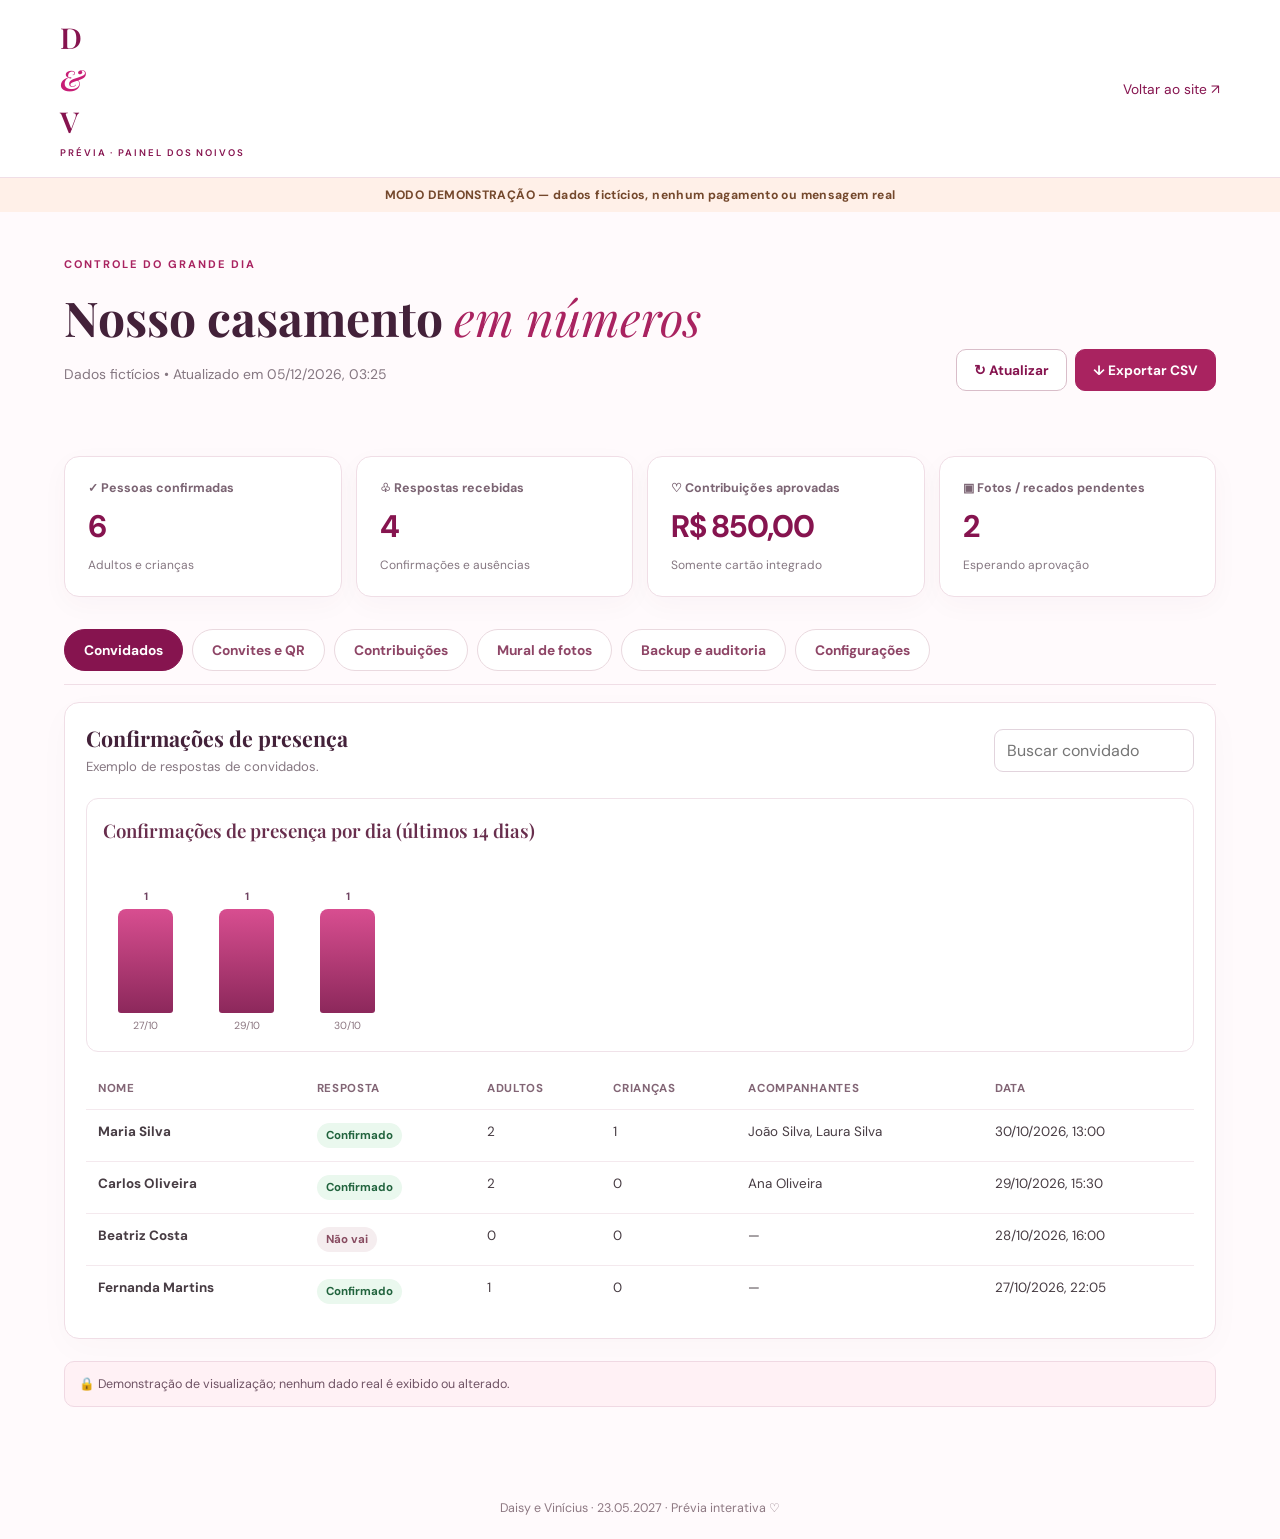
<file: public/admin-demo.html>
<!doctype html><html lang="pt-BR"><head><meta charset="utf-8"><meta name="viewport" content="width=device-width,initial-scale=1"><meta name="robots" content="noindex,nofollow"><meta name="theme-color" content="#86144f"><title>Prévia do painel | Daisy e Vinícius</title><link rel="stylesheet" href="admin.css"><link href="https://fonts.googleapis.com/css2?family=DM+Sans:wght@400;500;600;700&family=Playfair+Display:wght@400;600&display=swap" rel="stylesheet"><script>window.WEDDING_ADMIN_DEMO=true;</script><script src="qr-local.js" defer></script><script src="invitation-card.js" defer></script><script src="admin.js" defer></script></head><body class="demo-page">
<header class="admin-header"><a class="admin-logo" href="/">D <em>&</em> V <span>PRÉVIA · PAINEL DOS NOIVOS</span></a><div class="admin-header-actions"><a href="/">Voltar ao site ↗</a></div></header>
<div class="demo-ribbon">MODO DEMONSTRAÇÃO — dados fictícios, nenhum pagamento ou mensagem real</div>
<main class="admin-container"><section id="login" hidden></section><section id="dashboard"><div class="dashboard-intro"><div><p class="overline">CONTROLE DO GRANDE DIA</p><h1>Nosso casamento <i>em números</i></h1><p class="muted" id="dashboard-updated">Visualização de demonstração</p></div><div class="actions"><button class="soft-btn" id="refresh">↻ Atualizar</button><button class="primary-btn" id="export">↓ Exportar CSV</button></div></div><p id="dashboard-status" role="status" class="info-text"></p>
<div class="stats"><div class="stat"><span>✓ Pessoas confirmadas</span><strong id="stat-guests">—</strong><small>Adultos e crianças</small></div><div class="stat"><span>♧ Respostas recebidas</span><strong id="stat-rsvp">—</strong><small>Confirmações e ausências</small></div><div class="stat"><span>♡ Contribuições aprovadas</span><strong id="stat-gifts">—</strong><small>Somente cartão integrado</small></div><div class="stat"><span>▣ Fotos / recados pendentes</span><strong id="stat-pending">—</strong><small>Esperando aprovação</small></div></div>
<div class="admin-tabs" role="tablist" aria-label="Seções do painel"><button data-tab="rsvp" class="selected" role="tab" aria-selected="true">Convidados</button><button data-tab="convites" role="tab" aria-selected="false">Convites e QR</button><button data-tab="gifts" role="tab" aria-selected="false">Contribuições</button><button data-tab="album" role="tab" aria-selected="false">Mural de fotos</button><button data-tab="security" role="tab" aria-selected="false">Backup e auditoria</button><button data-tab="settings" role="tab" aria-selected="false">Configurações</button></div>
<section class="admin-pane" id="pane-rsvp" role="tabpanel"><div class="pane-heading"><div><h2>Confirmações de presença</h2><p>Exemplo de respostas de convidados.</p></div><input id="search-rsvp" type="search" placeholder="Buscar convidado" aria-label="Buscar convidado"></div><div class="finance-chart-wrap"><h3>Confirmações de presença por dia (últimos 14 dias)</h3><div class="finance-chart" id="rsvp-chart" aria-label="Gráfico de confirmações por dia"></div></div><div class="responsive-table"><table><thead><tr><th>Nome</th><th>Resposta</th><th>Adultos</th><th>Crianças</th><th>Acompanhantes</th><th>Data</th></tr></thead><tbody id="rsvp-tbody"></tbody></table></div></section>
<section class="admin-pane" id="pane-convites" role="tabpanel" hidden>
<div class="pane-heading"><div><h2>Convites personalizados</h2><p>Crie uma arte de convite por família, com QR Code e sem expor a quantidade de pessoas no convite. O link é mostrado somente ao criar ou renovar.</p></div></div>
<div class="invite-admin-grid"><form id="admin-invite-form" class="invite-admin-form">
<h3>Gerar novo convite</h3><label for="admin-invite-family">Nome da família ou grupo</label><input id="admin-invite-family" required maxlength="100" placeholder="Família Silva">
<label for="admin-invite-main-name">Nome principal no convite</label><input id="admin-invite-main-name" required maxlength="70" placeholder="Daniel"><small>O convite aparecerá como “Daniel e família”. O grupo interno continua separado.</small>
<label for="admin-invite-names">Pessoas convidadas (uma por linha)</label>
<textarea id="admin-invite-names" required rows="6" placeholder="Maria Silva; adulto&#10;João Silva; adulto&#10;Laura Silva; criança"></textarea>
<small>Formato: nome completo; adulto ou criança. Máximo 6 adultos e 6 crianças. Apenas pessoas cadastradas poderão confirmar.</small>
<button class="primary-btn" id="admin-invite-create" type="submit">✦ Gerar convite e QR Code</button>
<p id="admin-invite-status" role="status"></p></form>
<div class="invite-share" id="admin-invite-share" hidden><h3>Convite pronto para compartilhar</h3>
<div class="invite-card-preview"><canvas id="admin-invite-card" role="img" aria-label="Arte do convite personalizado para a pessoa principal" width="760" height="1120"></canvas></div>
<div id="admin-invite-qr" class="invite-admin-qr" aria-label="QR Code do convite"></div>
<p id="admin-invite-card-status" role="status" aria-live="polite" class="muted"></p>
<label for="admin-invite-link">Link exclusivo</label><input type="text" readonly id="admin-invite-link" spellcheck="false">
<div class="invite-share-buttons"><button id="admin-invite-download" type="button" class="primary-btn" disabled>↓ Baixar convite PNG</button><button id="admin-invite-share-image" type="button" class="soft-btn" disabled>Compartilhar convite</button><button id="admin-invite-copy" type="button" class="soft-btn">Copiar link</button><a id="admin-invite-whatsapp" class="soft-btn" target="_blank" rel="noopener noreferrer">Enviar pelo WhatsApp</a><button id="admin-invite-print" class="soft-btn" type="button">Imprimir QR</button></div>
<small>Guarde o link antes de sair. Para segurança, o token não fica visível novamente: se perder, renove o convite e compartilhe o novo endereço.</small></div></div>
<section class="bulk-invite-box" aria-labelledby="bulk-invite-title">
<h3 id="bulk-invite-title">Importar famílias por planilha</h3>
<p>Ao importar, cada família recebe uma imagem de convite com QR Code, sem exibir a quantidade de pessoas convidadas. Envie um arquivo CSV UTF-8 com <b>Família ou grupo</b>, <b>Nome principal</b>, <b>Adultos autorizados</b> e <b>Crianças autorizadas</b>. Não é necessário informar os nomes individuais.</p>
<div class="bulk-invite-actions"><input id="admin-import-file" type="file" accept=".csv,text/csv,text/plain" aria-label="Arquivo CSV de famílias"><button type="button" class="primary-btn" id="admin-import-start">Importar CSV e gerar convites</button></div>
<p class="muted" id="admin-import-status" role="status" aria-live="polite"></p>
<div id="admin-import-results" hidden><p><strong>Convites gerados:</strong> <span id="admin-import-count">0</span></p><button type="button" class="primary-btn" id="admin-import-download">↓ Baixar links exclusivos (CSV)</button><small class="bulk-important">Baixe o arquivo imediatamente! Por segurança, os links completos não ficam guardados no banco de dados.</small><div id="admin-import-links" class="bulk-invite-links"></div></div>
<p class="muted">Ao importar apenas quantidades, o site mostra vagas como <b>Adulto 1, Adulto 2, Criança 1</b>. Para identificar pessoas pelo nome, crie o convite individualmente no formulário acima.</p>
</section>
<h3>Famílias e grupos</h3><label for="search-convites">Buscar família ou convidado</label><input id="search-convites" type="search" placeholder="Nome da família ou de um convidado" style="max-width:360px;margin-bottom:12px"><div class="responsive-table"><table><thead><tr><th>Convite</th><th>Convidados</th><th>Confirmação</th><th>Situação</th><th>Ações</th></tr></thead><tbody id="admin-invites-tbody"></tbody></table></div>
</section>
<section class="admin-pane" id="pane-gifts" role="tabpanel" hidden><div class="pane-heading"><div><h2>Relatório financeiro dos presentes</h2><p>Valores e nomes inteiramente fictícios.</p></div></div><div class="finance-summary" aria-label="Relatório financeiro dos presentes">
 <div class="finance-tile"><span>Total aprovado</span><strong id="fin-gross">—</strong><small>Valores brutos de cartão</small></div>
 <div class="finance-tile"><span>Taxas informadas</span><strong id="fin-fees">—</strong><small>Quando Mercado Pago informar</small></div>
 <div class="finance-tile featured"><span>Líquido identificado</span><strong id="fin-net">—</strong><small>Sem valores estimados</small></div>
 <div class="finance-tile"><span>Em aberto</span><strong id="fin-pending">—</strong><small>Checkout iniciado ou pendente</small></div>
 <div class="finance-tile"><span>Estornos / contestações</span><strong id="fin-reversed">—</strong><small>Fora dos recebimentos aprovados</small></div>
 </div>
 <div class="finance-toolbar"><label>Período <select id="finance-period"><option value="all">Todo o período</option><option value="month">Este mês</option><option value="30">Últimos 30 dias</option></select></label><label>Status <select id="finance-status"><option value="all">Todos</option><option value="aprovado">Aprovados</option><option value="pendente">Em aberto</option><option value="estornado">Estornados / contestados</option></select></label><button class="soft-btn" id="finance-export" type="button">↓ Baixar relatório CSV</button></div>
 <div class="finance-chart-wrap"><h3>Contribuições aprovadas por mês</h3><div class="finance-chart" id="finance-chart" aria-label="Gráfico mensal"></div></div>
 <p class="muted">Os totais consideram apenas transações reais do checkout integrado. Pix direto entra somente se for registrado manualmente, a partir do extrato. Taxas e líquido podem ficar indisponíveis até serem informados pelo Mercado Pago.</p>
 <form id="manual-gift-form" class="settings-form" autocomplete="off" style="margin-bottom:18px"><h3>Registrar Pix recebido direto na chave</h3>
 <div style="display:grid;gap:12px;grid-template-columns:repeat(auto-fit,minmax(180px,1fr))">
 <label>Quem presenteou<input id="mg-nome" required minlength="2" maxlength="80"></label>
 <label>Valor (R$)<input id="mg-valor" type="number" inputmode="decimal" min="5" max="10000" step="0.01" required></label>
 <label>Data do recebimento<input id="mg-data" type="date" required></label>
 <label>Observação (opcional)<input id="mg-obs" maxlength="200"></label></div>
 <div class="settings-actions"><button type="submit" id="mg-save" class="primary-btn">Registrar Pix</button><span id="mg-status" role="status" aria-live="polite"></span></div></form> <div class="responsive-table"><table><thead><tr><th>Quem presenteou</th><th>Presente</th><th>Bruto</th><th>Taxa</th><th>Líquido</th><th>Situação</th><th>Data</th><th>Ação</th></tr></thead><tbody id="gifts-tbody"></tbody></table></div></section>
<section class="admin-pane" id="pane-album" role="tabpanel" hidden><div class="pane-heading"><div><h2>Moderação do mural</h2><p>Teste aprovar, ocultar e excluir postagens de demonstração.</p></div><select id="filter-album"><option value="pending">Pendentes</option><option value="approved">Aprovadas</option><option value="all">Todas</option></select> <button type="button" id="approve-all-pending" class="approve">Aprovar todas pendentes</button></div><div id="album-list" class="album-list"></div></section><section class="admin-pane" id="pane-security" role="tabpanel" hidden>
 <div class="pane-heading"><div><h2>Segurança e cópias de segurança</h2><p>Histórico de alterações e backups externos criptografados.</p></div><button id="backup-manual" class="primary-btn" type="button">↓ Exportar dados agora</button></div>
 <div class="security-overview"><div class="security-state"><span>Backup automático externo</span><strong id="backup-active">—</strong><small>Requer Cloudflare R2 configurado nas funções privadas</small></div><div class="security-state"><span>Último backup de dados</span><strong id="backup-last-data">—</strong><small id="backup-data-extra">Sem execução registrada</small></div><div class="security-state"><span>Fotos copiadas</span><strong id="backup-photo-count">—</strong><small>Inclui cópias incrementais de fotos enviadas</small></div></div>
 <div class="security-note"><strong>Como funciona?</strong> O backup programado salva os dados criptografados em um bucket privado independente e copia fotos em lotes. O botão acima exporta dados JSON somente para o administrador autenticado (não inclui arquivos JPG). Os históricos de auditoria não podem ser alterados pelo painel.</div>
 <h3>Histórico de backups</h3><div class="responsive-table"><table><thead><tr><th>Quando</th><th>Tipo</th><th>Estado</th><th>Registros / arquivos</th><th>Observação</th></tr></thead><tbody id="backup-tbody"></tbody></table></div>
 <h3>Auditoria das alterações</h3><p class="muted">Mudanças do painel e estados de pagamentos. Nunca mostra senhas, tokens ou a chave Pix em texto.</p>
 <div class="responsive-table"><table><thead><tr><th>Data</th><th>Ator</th><th>Ação</th><th>Detalhes</th></tr></thead><tbody id="audit-tbody"></tbody></table></div>
 </section>
 <section class="admin-pane" id="pane-settings" role="tabpanel" hidden>
 <div class="pane-heading"><div><h2>Configurações dos noivos</h2><p>Altere o destino das notificações e a chave Pix sem editar código ou republicar o site.</p></div></div>
 <form id="settings-form" class="settings-form">
  <div class="settings-section"><div class="settings-icon" aria-hidden="true">☏</div><div><h3>WhatsApp para avisos</h3><p>Este número recebe as notificações de RSVP, contribuições aprovadas no cartão e alertas do monitor.</p><label for="settings-phone">Celular com DDI e DDD</label><input type="tel" id="settings-phone" autocomplete="off" inputmode="tel" placeholder="55 11 9xxxx-xxxx" maxlength="28"><small>Exemplo: 55 11 99999-9999. O número não aparece no site público. Uma conta emissora da API oficial da Meta continua necessária.</small></div></div>
  <div class="settings-section"><div class="settings-icon" aria-hidden="true">▦</div><div><h3>Pix para os presentes</h3><p>O QR Code e o código Pix Copia e Cola serão atualizados automaticamente nos presentes.</p><label for="settings-pix-key">Chave Pix aleatória (UUID)</label><input id="settings-pix-key" type="text" autocomplete="off" spellcheck="false" placeholder="00000000-0000-4000-8000-000000000000" maxlength="36"><label for="settings-pix-holder">Nome do titular do Pix</label><input id="settings-pix-holder" type="text" autocomplete="off" maxlength="50" placeholder="NOME DO TITULAR"><label for="settings-pix-city">Cidade do titular</label><input id="settings-pix-city" type="text" autocomplete="off" maxlength="40" placeholder="SAO PAULO"><small>Obrigatório informar titular (até 25 caracteres) e cidade (até 15) ao cadastrar a chave. Ao salvar, esses dados Pix ficarão acessíveis aos convidados para gerar o pagamento. Nunca cadastre senhas bancárias aqui.</small></div></div>
  <div class="settings-actions"><button type="submit" id="settings-save" class="primary-btn">Salvar configurações</button><span id="settings-status" role="status" aria-live="polite"></span></div>
 </form>
<form id="mp-form" class="settings-form" autocomplete="off">
  <div class="settings-section"><div class="settings-icon" aria-hidden="true"><svg class="ico" aria-hidden="true" focusable="false"><use href="assets/icons.svg#i-grid"/></svg></div><div><h3>Mercado Pago (cartão e Pix)</h3><p id="mp-summary">Verificando...</p>
  <label>Access Token de produção<input id="mp-token" type="password" autocomplete="new-password" spellcheck="false" placeholder="APP_USR-..."></label>
  <label>Chave secreta do webhook<input id="mp-webhook" type="password" autocomplete="new-password" spellcheck="false" placeholder="Cole para atualizar"></label>
  <small class="muted">Gravados criptografados. Depois de salvar, o valor não aparece de novo. Deixe em branco para manter o atual.</small></div></div>
  <div class="settings-actions"><button type="submit" id="mp-save" class="primary-btn">Salvar credenciais</button> <button type="button" id="mp-remove" class="soft-btn">Remover do painel</button><span id="mp-status" role="status" aria-live="polite"></span></div>
</form>
</section>
<div class="private-warning">🔒 Demonstração de visualização; nenhum dado real é exibido ou alterado.</div></section></main><footer class="admin-footer">Daisy e Vinícius · 23.05.2027 · Prévia interativa ♡</footer></body></html>
</file>
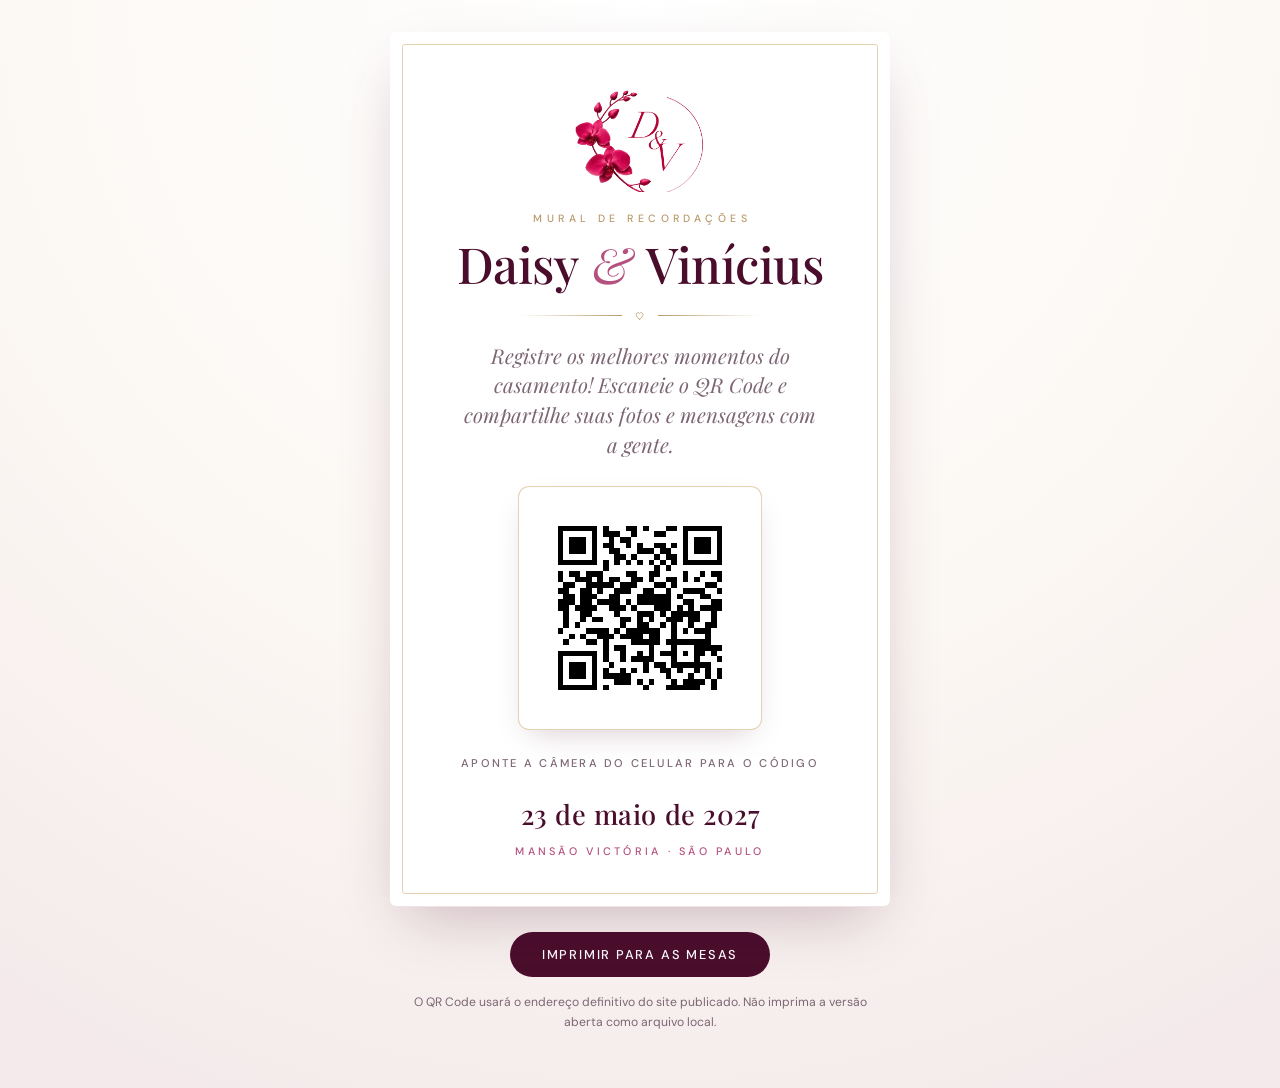
<file: public/cartao-mural.html>
<!doctype html><html lang="pt-BR"><head><meta charset="utf-8"><meta name="viewport" content="width=device-width,initial-scale=1"><title>QR Code do mural | Daisy e Vinícius</title><link rel="preconnect" href="https://fonts.googleapis.com"><link rel="preconnect" href="https://fonts.gstatic.com" crossorigin><link href="https://fonts.googleapis.com/css2?family=DM+Sans:wght@400;500;600;700&family=Playfair+Display:ital,wght@0,400;0,500;0,600;1,400;1,500&display=swap" rel="stylesheet" /><script src="qr-local.js" defer></script>
<style>
:root{--plum:#4a0d2c;--wine:#7a1a46;--rose:#b5517f;--gold:#b89a6a;--gold-soft:#e4d3b3;--ivory:#fbf7f3;--paper:#ffffff;--ink:#3d2433;--muted:#7d6674}
*{box-sizing:border-box}
body{margin:0;background:radial-gradient(circle at 50% 0%,#fff 0%,var(--ivory) 55%,#f3e8ea 100%);padding:32px 16px 40px;font-family:'DM Sans',Arial,sans-serif;color:var(--ink);-webkit-font-smoothing:antialiased}
.qr-card{position:relative;max-width:500px;margin:0 auto;background:var(--paper);padding:56px 44px 48px;text-align:center;border-radius:6px;box-shadow:0 1px 0 #efe3e7,0 24px 60px -18px rgba(74,13,44,.28)}
.qr-card:before{content:"";position:absolute;inset:12px;border:1px solid var(--gold-soft);border-radius:3px;pointer-events:none}
.qr-logo{display:block;width:132px;height:auto;margin:0 auto 14px}
.qr-kicker{display:inline-block;font-family:'DM Sans',Arial,sans-serif;font-size:.66rem;font-weight:500;letter-spacing:.42em;color:var(--gold);text-transform:uppercase;margin:0 0 14px;padding-left:.42em}
.qr-title{font-family:'Playfair Display',Georgia,serif;font-weight:500;font-size:3.1rem;line-height:1;color:var(--plum);margin:0;letter-spacing:-.01em}
.qr-title em{font-style:italic;color:var(--rose);font-weight:400;padding:0 .08em}
.qr-orn{display:flex;align-items:center;justify-content:center;gap:12px;margin:20px auto 18px;max-width:240px;color:var(--gold)}
.qr-orn:before,.qr-orn:after{content:"";flex:1;height:1px;background:linear-gradient(90deg,transparent,var(--gold))}
.qr-orn:after{background:linear-gradient(270deg,transparent,var(--gold))}
.qr-orn span{font-size:.7rem;letter-spacing:.2em}
.qr-sub{font-family:'Playfair Display',Georgia,serif;font-size:1.28rem;line-height:1.45;color:var(--muted);margin:0 auto;max-width:360px;font-style:italic}
.qr-frame{position:relative;display:inline-block;margin:28px 0 22px;padding:16px;background:#fff;border-radius:10px;box-shadow:0 0 0 1px var(--gold-soft),0 12px 30px -12px rgba(74,13,44,.25)}
#qr{min-height:210px;min-width:210px}
#qr svg{width:210px;height:210px;display:block}
.qr-hint{font-family:'DM Sans',Arial,sans-serif;font-size:.7rem;font-weight:500;letter-spacing:.2em;text-transform:uppercase;color:var(--muted);margin:0 0 26px}
.qr-date{font-family:'Playfair Display',Georgia,serif;font-size:1.7rem;font-weight:500;color:var(--plum);margin:0;letter-spacing:.02em}
.qr-place{font-family:'DM Sans',Arial,sans-serif;font-size:.68rem;font-weight:500;letter-spacing:.3em;color:var(--rose);text-transform:uppercase;margin:12px 0 0}
.print-btn{display:block;margin:26px auto 0;padding:14px 32px;background:var(--plum);border:0;border-radius:999px;color:#fff;font-family:'DM Sans',Arial,sans-serif;font-weight:500;font-size:.8rem;letter-spacing:.14em;text-transform:uppercase;cursor:pointer}
.warning{text-align:center;font-size:.76rem;color:var(--muted);max-width:480px;margin:16px auto;line-height:1.6}
@media (max-width:520px){.qr-title{font-size:2.5rem}.qr-card{padding:46px 26px 40px}.qr-sub{font-size:1.14rem}}
@media print{body{background:#fff;padding:0}.qr-card{box-shadow:none;margin:0 auto}.print-btn,.warning{display:none}}
</style>  <link rel="stylesheet" href="icons.css" />
</head><body>
<main class="qr-card">
  <img class="qr-logo" src="assets/orquideas-dv.webp" alt="Logo Daisy e Vinícius" width="506" height="399" />
  <span class="qr-kicker">Mural de recordações</span>
  <h1 class="qr-title">Daisy <em>&amp;</em> Vinícius</h1>
  <p class="qr-orn"><span><svg class="ico" aria-hidden="true" focusable="false"><use href="assets/icons.svg#i-heart"/></svg></span></p>
  <p class="qr-sub">Registre os melhores momentos do casamento! Escaneie o QR Code e compartilhe suas fotos e mensagens com a gente.</p>
  <div class="qr-frame"><div id="qr"></div></div>
  <p class="qr-hint">Aponte a câmera do celular para o código</p>
  <p class="qr-date">23 de maio de 2027</p>
  <p class="qr-place">Mansão Victória · São Paulo</p>
</main>
<button class="print-btn" onclick="print()">Imprimir para as mesas</button>
<p class="warning" id="warning">O QR Code usará o endereço definitivo do site publicado. Não imprima a versão aberta como arquivo local.</p>
<script>document.addEventListener('DOMContentLoaded',()=>{const target=location.origin+'/#mural';if(location.protocol==='file:'){document.getElementById('warning').textContent='Publique o site antes de imprimir: este endereço local ainda não funciona para os convidados.';return;}try{window.WeddingQR.render(document.getElementById('qr'),target)}catch{document.getElementById('warning').textContent='Não foi possível gerar o QR Code.'}});</script>
</body></html>
</file>
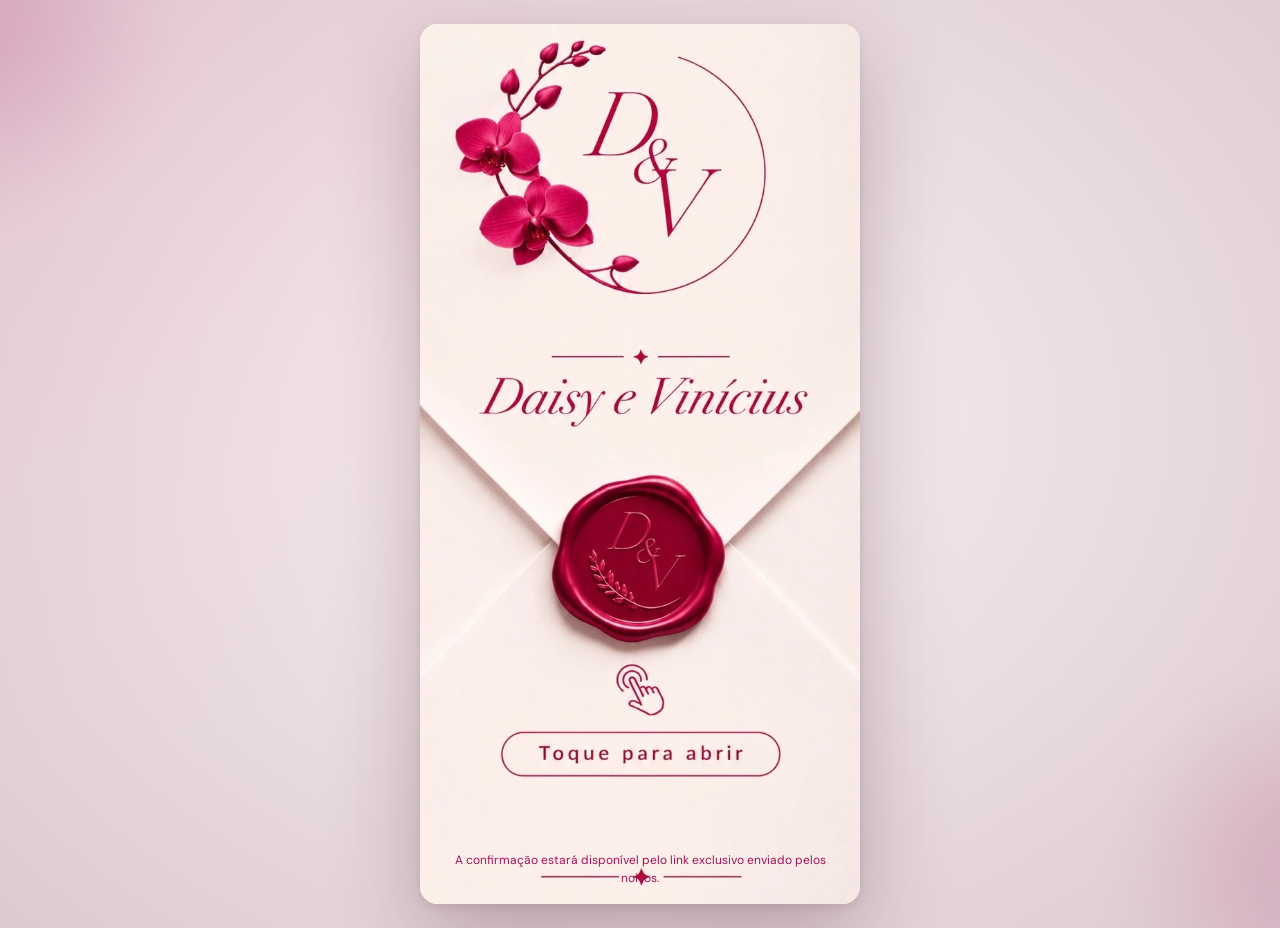
<file: public/convite-interativo.html>
<!doctype html>
<html lang="pt-BR">
<head>
  <meta charset="utf-8">
  <meta name="viewport" content="width=device-width, initial-scale=1, viewport-fit=cover">
  <meta name="theme-color" content="#faf5f2">
  <meta name="description" content="Convite personalizado para o casamento de Daisy e Vinícius, 23 de maio de 2027, Mansão Victória.">
  <meta property="og:title" content="Daisy e Vinícius · Um convite para você">
  <meta property="og:description" content="23 de maio de 2027 · Entrada às 10h · Cerimônia às 11h">
  <title>Um convite para você · Daisy e Vinícius</title>
  <link rel="icon" type="image/webp" href="assets/orquideas-dv.webp">
  <link rel="preconnect" href="https://fonts.googleapis.com">
  <link rel="preconnect" href="https://fonts.gstatic.com" crossorigin>
  <link href="https://fonts.googleapis.com/css2?family=DM+Sans:wght@400;500;600;700&family=Italiana&family=Great+Vibes&display=swap" rel="stylesheet">
  <link rel="stylesheet" href="convite-interativo.css">
  <link rel="stylesheet" href="convite-cinema.css">
  <link rel="stylesheet" href="convite-v513-minimal.css">
  <link rel="stylesheet" href="convite-v514-passagem.css">
  <script src="convite-interativo.js" defer></script>
  <link rel="stylesheet" href="icons.css" />
</head>
<body>
<main class="wedding-invitation">
  <div class="ambient-flower af1" aria-hidden="true"></div><div class="ambient-flower af2" aria-hidden="true"></div>
  <div class="film-vignette" aria-hidden="true"></div>
  <section class="paper" aria-label="Convite interativo de casamento">
    <div class="demo-flag" id="demo-ribbon" hidden>PRÉVIA · SEM CONFIRMAÇÃO REAL</div>
    <div id="envelope-scene" class="envelope-scene" data-stage="closed">
      <div class="cinema-light" aria-hidden="true"></div>
      
      <button id="open-envelope" class="open-envelope reference-art" type="button" aria-controls="invitation-details" aria-expanded="false" aria-label="Tocar no lacre para abrir o convite">
        <!-- Use the APPROVED invitation art as the actual cover; no generic CSS envelope. -->
        <img class="reference-cover-img" src="assets/envelope-oficial-fucsia.webp" alt="" decoding="async" fetchpriority="high">
        <span class="reference-paper-light" aria-hidden="true"></span>
        <span class="reference-fold-left" aria-hidden="true"></span>
        <span class="reference-fold-right" aria-hidden="true"></span>
        <span class="reference-flap" aria-hidden="true"></span>
        <!-- This label is real text and can be individualized by an exclusive invite URL. -->
      </button>
      <button type="button" id="skip-intro" class="skip-intro" hidden>Pular animação</button>
      <div class="cinema-caption" id="cinema-caption" aria-live="polite" aria-atomic="true"></div>
    </div>
    <div id="invitation-details" class="invitation-details cinematic-details minimal-details" hidden>
      <div class="minimal-border" aria-hidden="true"></div>
      <div class="minimal-content">
        <p class="minimal-quote reveal-piece">Onde fores, irei.</p>
        <img class="minimal-crest reveal-piece" src="assets/orquideas-dv.webp" alt="Monograma D e V rodeado por orquídeas fúcsia" decoding="async">
        <h1 class="minimal-couple reveal-piece">Daisy e Vinícius</h1>
        <div class="minimal-rule reveal-piece" aria-hidden="true"><span></span><i><svg class="ico ico-spark" aria-hidden="true" focusable="false"><use href="assets/icons.svg#i-spark"/></svg></i><span></span></div>
        <p class="minimal-message reveal-piece">Com muita alegria, convidamos você<br class="wide-only"> para celebrar conosco esse dia tão especial.</p>
        <div class="minimal-diamond reveal-piece" aria-hidden="true"><svg class="ico ico-spark" aria-hidden="true" focusable="false"><use href="assets/icons.svg#i-spark"/></svg></div>
        <p class="minimal-date reveal-piece">23 de maio de 2027</p>
        <div class="minimal-hours reveal-piece">
           <div><span>ENTRADA DOS CONVIDADOS</span><strong>10h</strong></div>
           <span class="minimal-vertical-line" aria-hidden="true"></span>
           <div><span>CERIMÔNIA</span><strong>11h</strong></div>
        </div>
        <div class="minimal-venue reveal-piece"><strong>Mansão Victória</strong><span>São Paulo, SP</span></div>
        <div class="minimal-map-links reveal-piece"><a href="https://waze.com/ul?q=Mans%C3%A3o%20Vict%C3%B3ria%2C%20Rua%20Orfanato%2C%20440%2C%20Vila%20Prudente%2C%20S%C3%A3o%20Paulo%2C%20SP&amp;navigate=yes" target="_blank" rel="noopener noreferrer">Abrir no Waze <svg class="ico" aria-hidden="true" focusable="false"><use href="assets/icons.svg#i-arrow-ext"/></svg></a><a href="https://www.google.com/maps/dir/?api=1&amp;destination=Mans%C3%A3o%20Vict%C3%B3ria%2C%20Rua%20Orfanato%2C%20440%2C%20Vila%20Prudente%2C%20S%C3%A3o%20Paulo%2C%20SP%2C%2003131-010" target="_blank" rel="noopener noreferrer">Abrir no Google Maps <svg class="ico" aria-hidden="true" focusable="false"><use href="assets/icons.svg#i-arrow-ext"/></svg></a></div>
        <div class="minimal-rule minimal-rule-bottom reveal-piece" aria-hidden="true"><span></span><i><svg class="ico ico-spark" aria-hidden="true" focusable="false"><use href="assets/icons.svg#i-spark"/></svg></i><span></span></div>
        <div class="minimal-buttons reveal-piece">
          <a id="rsvp-link" class="minimal-btn main" href="convite-demo.html?convite=demonstracao#confirmacao"><span aria-hidden="true"><svg class="ico" aria-hidden="true" focusable="false"><use href="assets/icons.svg#i-check"/></svg></span>Confirmar presença</a>
          <a id="venue-link" class="minimal-btn outline" href="convite-demo.html?convite=demonstracao#celebracao"><span aria-hidden="true"><svg class="ico" aria-hidden="true" focusable="false"><use href="assets/icons.svg#i-pin"/></svg></span>Como chegar</a>
          <a id="gift-link" class="minimal-btn outline" href="convite-demo.html?convite=demonstracao#presentes"><span aria-hidden="true"><svg class="ico" aria-hidden="true" focusable="false"><use href="assets/icons.svg#i-gift"/></svg></span>Lista de presentes</a>
        </div>
        <div class="minimal-orchid-tip" aria-hidden="true"><svg class="ico" aria-hidden="true" focusable="false"><use href="assets/icons.svg#i-flower"/></svg></div>
      </div>
      <section id="demo-rsvp" class="demo-rsvp" hidden aria-label="Demonstração de confirmação">
        <p>Prévia de confirmação</p>
        <div class="demo-choice"><label><input type="radio" name="demo-answer" value="sim" checked> Sim, estaremos presentes</label><label><input type="radio" name="demo-answer" value="nao"> Não poderemos comparecer</label></div>
        <button type="button" class="btn primary" id="demo-confirm-btn">Simular confirmação</button>
        <p id="demo-confirm-status" role="status"></p>
        <small>Simulação local: nenhuma resposta será enviada ou salva.</small>
      </section>
      <button type="button" id="close-envelope" class="back-button"><svg class="ico" aria-hidden="true" focusable="false"><use href="assets/icons.svg#i-undo"/></svg> Rever abertura</button>
    </div>
    <p id="load-status" class="load-status" role="status" aria-live="polite"></p>
  </section>
</main>
</body>
</html>
</file>
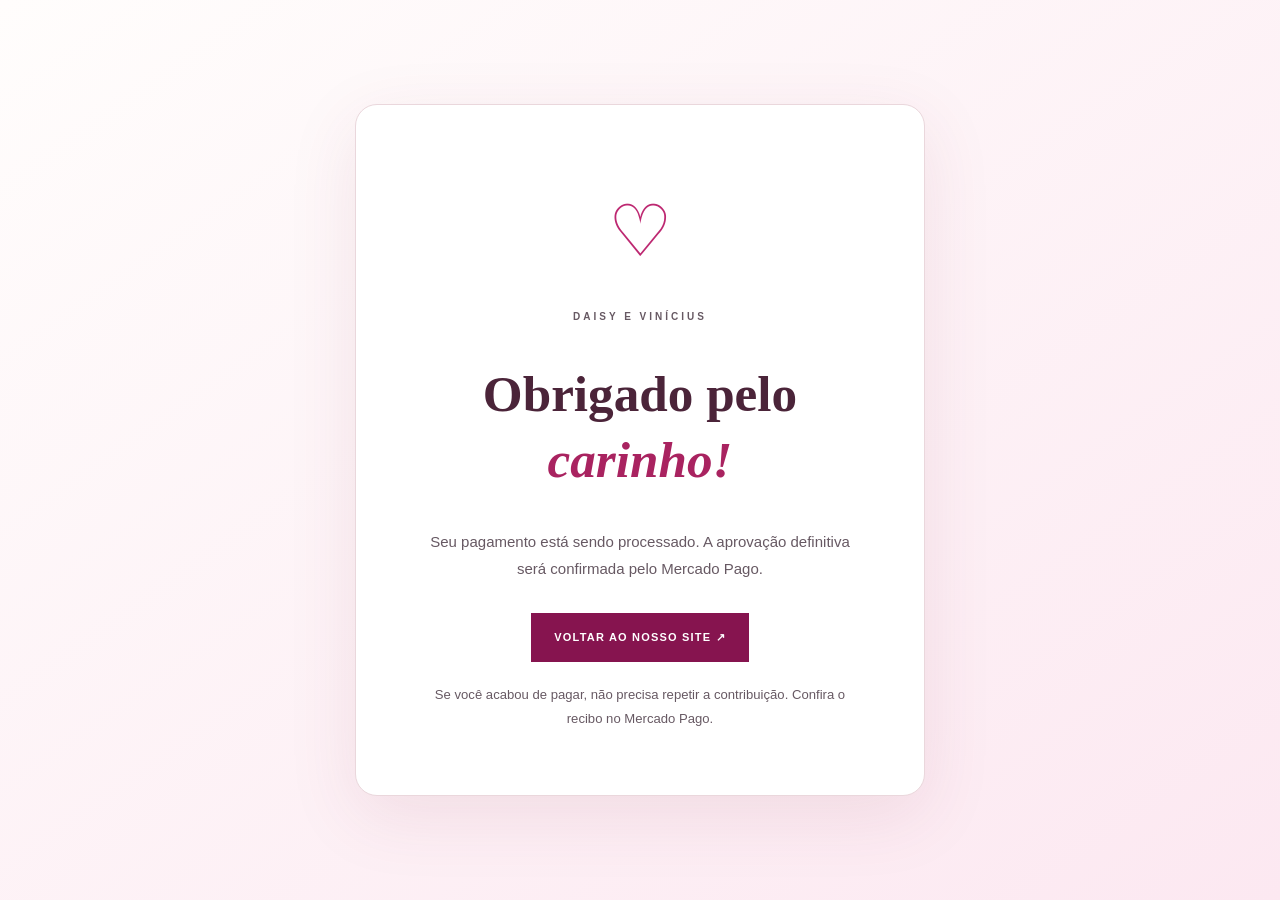
<file: public/obrigado.html>
<!doctype html><html lang="pt-BR"><head><meta charset="utf-8"><meta name="viewport" content="width=device-width,initial-scale=1"><meta name="theme-color" content="#86144f"><link rel="stylesheet" href="styles.css"><title>Obrigado pelo carinho | Daisy e Vinícius</title></head><body class="thankyou-page"><main class="thankyou-card"><div class="thankyou-heart">♡</div><p class="eyebrow">DAISY E VINÍCIUS</p><h1>Obrigado pelo <i>carinho!</i></h1><p id="thanks-status">Seu pagamento está sendo processado. A aprovação definitiva será confirmada pelo Mercado Pago.</p><a class="btn btn-dark" href="/">Voltar ao nosso site ↗</a><p class="thankyou-note">Se você acabou de pagar, não precisa repetir a contribuição. Confira o recibo no Mercado Pago.</p></main><script>const s=new URLSearchParams(location.search).get('status');if(s==='pendente')document.getElementById('thanks-status').textContent='Seu pagamento está pendente. Confira o status no Mercado Pago antes de tentar novamente.';if(s==='falha')document.getElementById('thanks-status').textContent='O pagamento não foi concluído. Você pode voltar e tentar outra forma de pagamento.';</script></body></html>
</file>
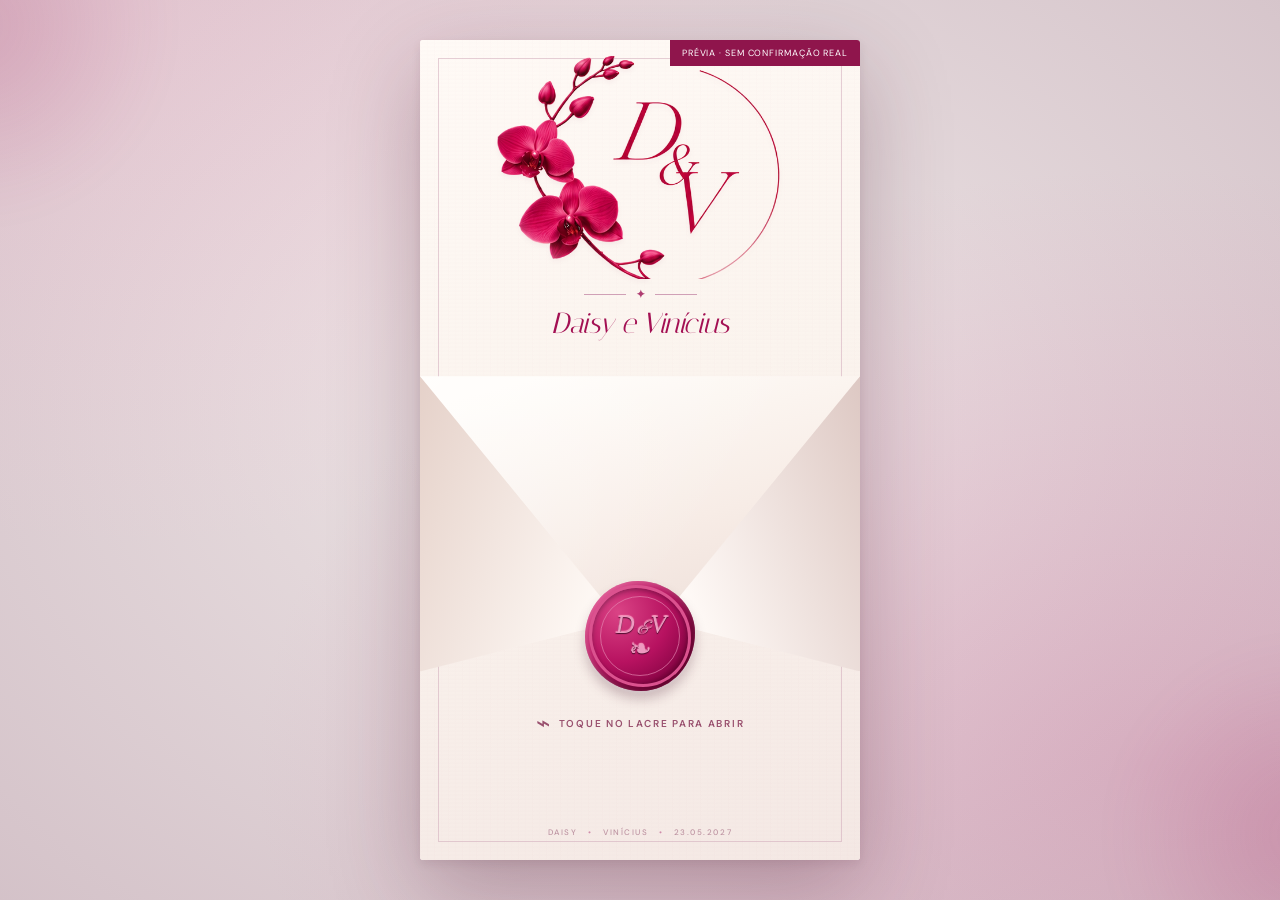
<file: public/PREVIA-CINEMATOGRAFICA-OFFLINE.html>
<!doctype html>
<html lang="pt-BR">
<head>
  <meta charset="utf-8">
  <meta name="viewport" content="width=device-width, initial-scale=1, viewport-fit=cover">
  <meta name="theme-color" content="#faf5f2">
  <meta name="description" content="Convite personalizado para o casamento de Daisy e Vinícius, 23 de maio de 2027, Mansão Victória.">
  <meta property="og:title" content="Daisy e Vinícius · Um convite para você">
  <meta property="og:description" content="23 de maio de 2027 · Entrada às 10h · Cerimônia às 11h">
  <title>Um convite para você · Daisy e Vinícius</title>
  <link rel="icon" type="image/png" href="assets/orquideas-dv.png">
  <link rel="preconnect" href="https://fonts.googleapis.com">
  <link rel="preconnect" href="https://fonts.gstatic.com" crossorigin>
  <link href="https://fonts.googleapis.com/css2?family=DM+Sans:wght@400;500;600;700&family=Italiana&family=Great+Vibes&display=swap" rel="stylesheet">
  <style>@charset "UTF-8";
:root{--fuchsia:#a31053;--wine:#680c38;--paper:#fbf5f0;--muted:#7d5365;--line:#d9abbc}
*{box-sizing:border-box}
html{scroll-behavior:smooth}
body{margin:0;background:#d9c6c8;color:var(--wine);font-family:'DM Sans',Arial,sans-serif;-webkit-font-smoothing:antialiased}
button,a{-webkit-tap-highlight-color:transparent}
button:focus-visible,a:focus-visible{outline:3px solid var(--fuchsia);outline-offset:4px}
.wedding-invitation{min-height:100svh;display:flex;align-items:center;justify-content:center;padding:24px 12px;position:relative;overflow:hidden;background:radial-gradient(ellipse at 10% 0,#f2d9e1 0%,transparent 43%),radial-gradient(ellipse at 90% 85%,#e3bdcd 0%,transparent 55%),#e8dee0}
.ambient-flower{position:absolute;width:370px;height:370px;filter:blur(26px);border-radius:50%;opacity:.14;pointer-events:none;background:radial-gradient(circle,#ab105a 12%,transparent 73%)}.af1{left:-210px;top:-160px}.af2{right:-210px;bottom:-120px}
.paper{position:relative;width:min(100%,440px);min-height:min(820px,calc(100svh - 48px));background:var(--paper);box-shadow:0 30px 90px #44152a4a,0 4px 10px #44152a16;overflow:hidden;isolation:isolate;border-radius:3px}
.demo-flag{position:absolute;top:0;right:0;padding:7px 12px;font-size:9px;color:#fff;background:#8f154c;letter-spacing:.1em;z-index:50}
.envelope-scene{position:relative;height:min(820px,calc(100svh - 48px));min-height:610px;overflow:hidden}
.envelope-scene[hidden],.invitation-details[hidden]{display:none!important}
.open-envelope{position:relative;display:block;width:100%;height:100%;min-height:inherit;border:0;border-radius:0;text-align:center;background:linear-gradient(160deg,#fffaf6 0%,#fbf4ee 45%,#f4e8e4 100%);cursor:pointer;padding:0;color:var(--wine);overflow:hidden}
.paper-grain{position:absolute;inset:0;background-image:repeating-linear-gradient(0deg,#aa597306 0px,#fff0 2px,#fff0 4px),repeating-linear-gradient(90deg,#9d446606 0px,#fff0 2px,#fff0 7px);opacity:.6;pointer-events:none;z-index:1}
.fine-frame{position:absolute;z-index:2;inset:18px;border:1px solid #d0aaba88;pointer-events:none}
.cover-top{position:absolute;z-index:4;left:0;right:0;top:3.7%;height:38%;display:flex;align-items:center;flex-direction:column;pointer-events:none;transition:opacity .6s .1s,transform .9s}
.crest{width:min(60%,235px);height:min(91%,240px);position:relative;display:block}.crest-svg{position:absolute;inset:0;width:100%;height:100%;opacity:.91}.crest-initials{display:flex;justify-content:center;align-items:center;position:absolute;top:37%;left:0;right:0;font:italic clamp(48px,11vw,74px)/1 'Italiana',Georgia,serif;color:var(--fuchsia);letter-spacing:-.06em}.crest-initials span{font:italic clamp(21px,4.5vw,29px) 'Great Vibes',cursive;margin:0 7px}
.crest-caption{font:500 11px/1.2 'Italiana',Georgia,serif;letter-spacing:.27em;color:#904363;margin-top:-2px}.mini-rule{display:flex;align-items:center;gap:10px;color:#af3d71;font-size:11px;margin-top:13px}.mini-rule i{height:1px;width:42px;background:#d0a0b6}
.envelope-folds{position:absolute;z-index:6;left:0;right:0;top:41%;height:36%;pointer-events:none;transform-style:preserve-3d;perspective:1000px}
.fold-left,.fold-right,.fold-flap{position:absolute;display:block;inset:0}
.fold-left{clip-path:polygon(0 0,53% 80%,0 100%);background:linear-gradient(110deg,#e5d1c9 0%,#fffaf6 49%,#f0ded9 100%);filter:drop-shadow(1px 1px 2px #5a0a2520);z-index:1}
.fold-right{clip-path:polygon(100% 0,47% 80%,100% 100%);background:linear-gradient(250deg,#ddc8c3 0%,#fffaf7 47%,#eeddd7 100%);z-index:1}
.fold-flap{clip-path:polygon(0 0,100% 0,50% 91%);background:linear-gradient(165deg,#fffcf8 8%,#f7ece6 52%,#e9d8d2 100%);filter:drop-shadow(0px 8px 8px #65233c33);z-index:3;transform-origin:top center;backface-visibility:hidden}
.fold-flap:before{content:'';position:absolute;inset:0;background:linear-gradient(125deg,#fff8 0,transparent 60%)}
.wax-seal{z-index:8;position:absolute;left:50%;top:72.7%;transform:translate(-50%,-50%);width:110px;height:110px;border-radius:48% 52% 49% 51%/51% 47% 53% 49%;display:grid;place-items:center;background:radial-gradient(circle at 30% 28%,#da4385,#b71260 46%,#7b003e 83%,#4e072e);box-shadow:inset 3px 3px 7px #f894be88,inset -5px -5px 7px #510022bb,0 8px 12px #54263a44,0 2px 2px #fff8;transition:transform .7s,opacity .45s}
.wax-seal:before{content:'';position:absolute;inset:4px;border:3px solid #db528f;border-radius:46% 54% 47% 53% / 49% 52% 48% 51%;box-shadow:inset 0 2px 5px #590c3599}
.wax-inner{position:relative;width:80px;height:80px;border-radius:50%;border:1px solid #e687b2aa;display:flex;align-items:center;justify-content:center;flex-direction:column;color:#ee9ac0;text-shadow:0 1px 1px #460b29,0 -1px 1px #fa9ec0}.wax-letters{font:italic 26px Georgia,serif;letter-spacing:-.08em}.wax-letters small{font:italic 18px 'Great Vibes',cursive}.wax-sprig{font:27px Georgia,serif;line-height:1;margin-top:-4px}
.touch-copy{position:absolute;top:81.6%;left:0;right:0;z-index:4;color:#99506e;font:600 9px 'DM Sans',sans-serif;letter-spacing:.17em;display:flex;justify-content:center;align-items:center;gap:9px}.touch-indicator{font:24px Georgia,serif;letter-spacing:0}
.recipient-cover{position:absolute;z-index:4;top:87%;left:8%;right:8%;font:italic 15px/1.3 'Italiana',Georgia,serif;color:#95516b}.recipient-cover strong{display:block;margin-top:0;font:italic 28px/1.05 'Great Vibes','Italiana',Georgia,serif;color:#8c1648}
.cover-footer{position:absolute;z-index:4;bottom:2.8%;left:0;right:0;font:500 8px 'DM Sans',sans-serif;letter-spacing:.19em;color:#a1677f}.cover-footer span{margin:0 7px;color:#bd5b8b}
.open-envelope:hover .wax-seal{transform:translate(-50%,-50%) scale(1.055)}
.envelope-scene.opening .wax-seal{transform:translate(-50%,-50%) scale(1.35);opacity:0}
.envelope-scene.opening .fold-flap{animation:unsealFlap 1.05s cubic-bezier(.3,.7,.3,1) forwards}
.envelope-scene.opening .fold-left{animation:foldLeft .9s .12s forwards}
.envelope-scene.opening .fold-right{animation:foldRight .9s .12s forwards}
.envelope-scene.opening .cover-top{transform:translateY(-28px);opacity:0;transition-delay:.2s}
.envelope-scene.opening .recipient-cover,.envelope-scene.opening .touch-copy,.envelope-scene.opening .cover-footer{animation:fadeOut .65s .12s both}
@keyframes unsealFlap{0%{transform:rotateX(0deg)}40%{transform:rotateX(35deg)}100%{transform:rotateX(175deg);opacity:0}}
@keyframes foldLeft{to{transform:translateX(-55%);opacity:0}}
@keyframes foldRight{to{transform:translateX(55%);opacity:0}}
@keyframes fadeOut{to{opacity:0}}
.invitation-details{position:relative;min-height:min(820px,calc(100svh - 48px));padding:32px 33px 30px;text-align:center;background:radial-gradient(circle at 50% 4%,#fff,#fff8f4 42%,#f8efed 100%);animation:showInvite .8s cubic-bezier(.15,.7,.2,1) both}
.inner-border{position:absolute;inset:16px;border:1px solid #d3a9b9;pointer-events:none}.inner-border:after{content:'';position:absolute;inset:7px;border:1px solid #ebd6dc}
.overline{font-size:9px;letter-spacing:.29em;color:#94516c}.detail-monogram{font:italic 24px Georgia,serif;color:#a31158;border:1px solid #c998b0;border-radius:50%;height:65px;width:65px;margin:16px auto;display:flex;align-items:center;justify-content:center}.detail-monogram span{font:19px 'Great Vibes',cursive;margin:0 3px}
.invitation-details h1{font:italic 44px/1 'Italiana',Georgia,serif;letter-spacing:-.045em;margin:8px 0 16px;color:#98164f}.invitation-details h1 span{font:27px 'Great Vibes',cursive}.intro-line{font:16px Georgia,serif;color:#795164;margin:0}.invitation-details h2{font:italic clamp(31px,8vw,43px)/1.1 'Great Vibes',Georgia,serif;color:#9c1955;margin:12px 0;overflow-wrap:anywhere}.invite-msg{font:15px/1.55 Georgia,serif;color:#775366;margin:0 auto;max-width:310px}.divider-floral{color:#b34c7d;margin:18px auto 10px;font-size:17px}.date-label{font:10px 'DM Sans',sans-serif;letter-spacing:.19em;color:#a25b7a;margin:0 0 5px}.date-main{font:25px 'Italiana',Georgia,serif;color:#94154f;margin:0 0 15px}.hours{display:flex;align-items:center;justify-content:center;gap:14px;margin:16px 0}.hours>div{flex:1;display:grid;gap:5px}.hours span:not(.v-divider){font:700 9px 'DM Sans',sans-serif;color:#85536b;letter-spacing:.06em}.hours b{font:33px 'Italiana',Georgia,serif;color:#a31053}.v-divider{height:52px;width:1px;background:#dcb8c7}.venue{font:25px 'Italiana',Georgia,serif;color:#94154f;margin:20px 0 4px}.address{font:11px/1.6 'DM Sans',sans-serif;color:#805869;margin:0}.closing{font:italic 16px/1.4 Georgia,serif;color:#8d496b;margin:23px auto 18px;max-width:290px}.buttons{display:flex;gap:9px;flex-direction:column;max-width:290px;margin:auto}.btn{font:600 12px 'DM Sans',sans-serif;text-decoration:none;letter-spacing:.08em;padding:13px 10px;border:1px solid #a31053}.btn.primary{background:#a31053;color:white}.btn.outline{color:#a31053;background:transparent}.sub-links{display:flex;flex-wrap:wrap;align-items:center;justify-content:center;gap:8px;font:11px 'DM Sans',sans-serif;margin:22px auto 0;color:#9c3567}.sub-links a{color:inherit}.back-button{border:0;background:transparent;text-decoration:underline;color:#8b5470;font:12px 'DM Sans',sans-serif;cursor:pointer;margin-top:24px}.load-status{font:12px/1.5 'DM Sans',sans-serif;position:absolute;z-index:14;left:15px;right:15px;bottom:5px;color:#a31256;text-align:center}.load-status:empty{display:none}.disabled{opacity:.4!important;pointer-events:none!important}
@keyframes showInvite{from{opacity:0;transform:translateY(25px) scale(.985)}to{opacity:1;transform:none}}
@media(max-width:480px){.wedding-invitation{padding:0;background:#faf4f1}.paper{width:100%;min-height:100svh;box-shadow:none}.envelope-scene{height:100svh;min-height:610px}.invitation-details{min-height:100svh;padding:31px 29px 36px}.fine-frame{inset:14px}.touch-copy{font-size:8px}.crest{width:min(58%,220px)}.cover-top{top:3%}.crest-initials{font-size:59px}}
@media(max-height:700px) and (max-width:480px){.envelope-scene{min-height:580px}.cover-top{top:1%}.crest{max-height:210px}.touch-copy{top:82%}.recipient-cover{top:88%}.crest-caption{font-size:9px}.envelope-folds{top:40%}.wax-seal{top:73%}}
@media(prefers-reduced-motion:reduce){html{scroll-behavior:auto}*,*:before,*:after{animation-duration:.01ms!important;transition-duration:.01ms!important}}
</style>
  <style>/* V5.9 — Cinematográfico · Fúcsia exclusivo na decoração */
.film-vignette{position:absolute;inset:0;pointer-events:none;z-index:0;background:radial-gradient(ellipse at 50% 45%,transparent 25%,rgba(77,5,42,.13) 100%)}
.cinema-light{position:absolute;inset:-50%;pointer-events:none;z-index:7;opacity:0;background:linear-gradient(117deg,transparent 38%,rgba(255,255,255,.64) 49%,transparent 58%);transform:translateX(-80%) rotate(10deg)}
.envelope-scene[data-stage='seal'] .cinema-light{animation:filmLight 1.15s ease-in-out forwards}
@keyframes filmLight{0%{opacity:0;transform:translateX(-85%) rotate(10deg)}35%{opacity:.75}100%{opacity:0;transform:translateX(72%) rotate(10deg)}}
.crest{width:min(85%,345px);max-height:286px;height:89%;}
.crest-orchid{display:block;width:100%;height:100%;object-fit:contain;opacity:.97;filter:drop-shadow(0 3px 2px rgba(108,0,48,.04));animation:orchidEntrance 1.45s ease both}
.crest-svg,.crest-initials{display:none!important}
@keyframes orchidEntrance{from{opacity:0;transform:translateY(13px) scale(.95)}to{opacity:1;transform:none}}
.crest-caption{margin-top:-9px;letter-spacing:.24em}
.cover-top{top:3%;height:40%}
.cover-footer{opacity:.65}
.envelope-scene[data-stage='seal'] .wax-seal{animation:sealPress .9s cubic-bezier(.15,.7,.3,1) both}
.envelope-scene[data-stage='unfold'] .wax-seal,.envelope-scene[data-stage='letter'] .wax-seal{opacity:0;transform:translate(-50%,-50%) scale(1.38)}
@keyframes sealPress{0%{filter:brightness(1);transform:translate(-50%,-50%) scale(1)}28%{filter:brightness(1.24);transform:translate(-50%,-50%) scale(.87)}75%{filter:brightness(1.5);transform:translate(-50%,-50%) scale(1.13)}100%{opacity:0;transform:translate(-50%,-50%) scale(1.5)}}
.envelope-scene[data-stage='unfold'] .fold-flap,.envelope-scene[data-stage='letter'] .fold-flap{animation:cinemaOpenFlap 1.2s cubic-bezier(.19,.82,.19,1) forwards}
.envelope-scene[data-stage='unfold'] .fold-left,.envelope-scene[data-stage='letter'] .fold-left{animation:cinemaLeft .94s .15s both}
.envelope-scene[data-stage='unfold'] .fold-right,.envelope-scene[data-stage='letter'] .fold-right{animation:cinemaRight .94s .15s both}
.envelope-scene[data-stage='unfold'] .cover-top,.envelope-scene[data-stage='letter'] .cover-top{opacity:0;transform:translateY(-55px) scale(1.06)}
.envelope-scene[data-stage='unfold'] .touch-copy,.envelope-scene[data-stage='unfold'] .recipient-cover,.envelope-scene[data-stage='unfold'] .cover-footer,.envelope-scene[data-stage='letter'] .touch-copy,.envelope-scene[data-stage='letter'] .recipient-cover,.envelope-scene[data-stage='letter'] .cover-footer{opacity:0;transition:opacity .4s}
@keyframes cinemaOpenFlap{0%{transform:rotateX(0);opacity:1}40%{transform:rotateX(100deg);opacity:.9}100%{transform:rotateX(180deg);opacity:0}}
@keyframes cinemaLeft{to{opacity:0;transform:translateX(-100%) rotate(-7deg)}}
@keyframes cinemaRight{to{opacity:0;transform:translateX(100%) rotate(7deg)}}
.envelope-scene[data-stage='letter'] .paper-grain{animation:letterBloom 1.25s ease both}
@keyframes letterBloom{0%{transform:scale(1);opacity:1}100%{transform:scale(1.2);opacity:0}}
.cinema-caption{position:absolute;z-index:10;left:10%;right:10%;bottom:25%;text-align:center;font:italic 20px Georgia,serif;color:#971552;opacity:0;transform:translateY(10px);pointer-events:none;transition:all .6s}
.envelope-scene[data-stage='unfold'] .cinema-caption,.envelope-scene[data-stage='letter'] .cinema-caption{opacity:1;transform:translateY(0)}
.skip-intro{position:absolute;z-index:12;right:20px;bottom:20px;border:1px solid #b85982;border-radius:30px;padding:8px 14px;color:#851449;background:#fff5f3cc;font:600 11px 'DM Sans',sans-serif;cursor:pointer;box-shadow:0 2px 12px #511a3425}
.skip-intro[hidden]{display:none!important}
.petal-drift{position:absolute;inset:0;z-index:8;pointer-events:none;overflow:hidden}
.petal-drift i{position:absolute;top:-20px;left:calc(8% + var(--x,0%));width:8px;height:12px;border-radius:85% 15% 75% 25%;transform:rotate(45deg);opacity:0;background:#b71464}
.petal-drift i:nth-child(1){--x:12%;animation-delay:.15s}.petal-drift i:nth-child(2){--x:31%;animation-delay:.62s}.petal-drift i:nth-child(3){--x:53%;animation-delay:.44s}.petal-drift i:nth-child(4){--x:72%;animation-delay:.89s}.petal-drift i:nth-child(5){--x:85%;animation-delay:.25s}
.envelope-scene[data-stage='unfold'] .petal-drift i,.envelope-scene[data-stage='letter'] .petal-drift i{animation:petalFall 2s ease-in forwards}
@keyframes petalFall{0%{opacity:0;transform:translateY(30px) rotate(0)}18%{opacity:.6}80%{opacity:.42}100%{opacity:0;transform:translate(45px,450px) rotate(400deg)}}
.cinematic-details{overflow:hidden}
.cinematic-details .reveal-piece{opacity:0;transform:translateY(16px);transition:transform .7s cubic-bezier(.17,.67,.2,1),opacity .7s}
.cinematic-details.cinema-visible .reveal-piece{opacity:1;transform:none}
.cinematic-details.cinema-visible .reveal-piece:nth-of-type(1){transition-delay:.06s}
.cinematic-details.cinema-visible .reveal-piece:nth-of-type(2){transition-delay:.13s}
.cinematic-details.cinema-visible .reveal-piece:nth-of-type(3){transition-delay:.2s}
.cinematic-details.cinema-visible .reveal-piece:nth-of-type(4){transition-delay:.3s}
.cinematic-details.cinema-visible .reveal-piece:nth-of-type(5){transition-delay:.4s}
.invitation-details h2{font-size:clamp(29px,8vw,44px)}
.demo-rsvp{max-width:300px;margin:22px auto;padding:17px;background:#fbeaf1;border:1px solid #dca8bd;color:#6c2448;border-radius:9px;text-align:left;font:13px 'DM Sans',sans-serif}
.demo-rsvp[hidden]{display:none!important}
.demo-rsvp>p:first-child{font-weight:bold;text-transform:uppercase;letter-spacing:.08em;font-size:11px;margin:0 0 12px}
.demo-choice{display:grid;gap:11px;margin-bottom:14px}.demo-choice label{display:flex;gap:7px;align-items:center}
.demo-rsvp .btn{display:block;cursor:pointer;width:100%;text-align:center}.demo-rsvp small{display:block;color:#87546c;margin-top:10px;line-height:1.5}
@media(max-width:480px){.crest{width:min(85%,310px);height:91%}.cover-top{top:2%;height:41%}.crest-caption{margin-top:-12px}.cinema-caption{font-size:16px}}
@media(max-height:700px) and (max-width:480px){.crest{height:86%;max-width:260px}.crest-caption{margin-top:-17px}}
@media(prefers-reduced-motion:reduce){.cinematic-details .reveal-piece{opacity:1;transform:none}.petal-drift,.cinema-light{display:none}}

.cover-top{top:1.2%;height:40%}
.crest{height:70%;max-height:250px}
.crest-caption{margin-top:-3px}
.mini-rule{margin-top:9px}
.cover-names{display:block;margin-top:7px;font:italic clamp(22px,5.4vw,29px)/1.1 'Italiana',Georgia,serif;color:#a31053;white-space:nowrap;letter-spacing:-.02em}
.touch-copy{font-size:10px}
@media(max-width:480px){.crest{height:73%}.cover-names{font-size:26px}}
@media(max-height:700px) and (max-width:480px){.cover-names{font-size:21px;margin-top:3px}.crest{height:66%}}
</style>
  
</head>
<body>
<main class="wedding-invitation">
  <div class="ambient-flower af1" aria-hidden="true"></div><div class="ambient-flower af2" aria-hidden="true"></div>
  <div class="film-vignette" aria-hidden="true"></div>
  <section class="paper" aria-label="Convite interativo de casamento">
    <div class="demo-flag" id="demo-ribbon" hidden>PRÉVIA · SEM CONFIRMAÇÃO REAL</div>
    <div id="envelope-scene" class="envelope-scene" data-stage="closed">
      <div class="cinema-light" aria-hidden="true"></div>
      <div class="petal-drift" aria-hidden="true"><i></i><i></i><i></i><i></i><i></i></div>
      <button id="open-envelope" class="open-envelope" type="button" aria-controls="invitation-details" aria-expanded="false" aria-label="Tocar no lacre para abrir o convite">
        <span class="paper-grain" aria-hidden="true"></span>
        <span class="fine-frame" aria-hidden="true"></span>
        <span class="cover-top" aria-hidden="true">
          <span class="crest" aria-hidden="true">
            <img src="[data-uri]" class="crest-orchid" alt="" decoding="async">
            <svg class="crest-svg" viewBox="0 0 300 280" xmlns="http://www.w3.org/2000/svg">
              <g fill="none" stroke="#A31053" stroke-width="1.35" stroke-linecap="round" stroke-linejoin="round">
                <path d="M118 29 C39 36 18 110 55 189 C74 233 115 245 150 249"/><path d="M184 29 C258 38 282 113 245 189 C222 231 185 245 155 249"/>
                <path d="M91 41 Q62 31 59 15 Q79 19 91 41Z"/><path d="M66 62 Q40 54 36 36 Q58 42 66 62Z"/>
                <path d="M49 97 Q23 93 17 75 Q41 79 49 97Z"/><path d="M44 137 Q17 140 12 121 Q35 121 44 137Z"/>
                <path d="M57 179 Q31 192 24 176 Q49 168 57 179Z"/><path d="M82 216 Q61 235 47 224 Q73 206 82 216Z"/>
                <path d="M209 41 Q239 31 241 15 Q223 19 209 41Z"/><path d="M234 62 Q258 54 264 36 Q243 42 234 62Z"/>
                <path d="M250 97 Q277 93 282 75 Q258 79 250 97Z"/><path d="M255 137 Q281 140 288 121 Q263 121 255 137Z"/>
                <path d="M242 179 Q268 192 276 176 Q251 168 242 179Z"/><path d="M217 216 Q240 235 253 224 Q226 206 217 216Z"/>
                <path d="M56 81 q-10 -14 -18 -1 q-1 11 18 17 q19 -7 18 -17 q-8 -12 -18 1Z"/>
                <path d="M247 81 q-10 -14 -18 -1 q-1 11 18 17 q19 -7 18 -17 q-8 -12 -18 1Z"/>
                <path d="M79 200 q-10 -14 -18 -1 q-1 11 18 17 q19 -7 18 -17 q-8 -12 -18 1Z"/>
                <path d="M222 200 q-10 -14 -18 -1 q-1 11 18 17 q19 -7 18 -17 q-8 -12 -18 1Z"/>
              </g>
              <g fill="#A31053" opacity=".75"><circle cx="50" cy="108" r="2"/><circle cx="48" cy="115" r="1.5"/><circle cx="249" cy="109" r="2"/><circle cx="253" cy="117" r="1.5"/><circle cx="97" cy="234" r="1.8"/><circle cx="202" cy="234" r="1.8"/></g>
            </svg>
            <span class="crest-initials"><img src="assets/orquideas-dv.png" alt="D&amp;V" width="506" height="399" style="width:100%;height:auto;display:block" /></span>
          </span>
          <span class="mini-rule"><i></i><b>✦</b><i></i></span>
          <span class="cover-names">Daisy e Vinícius</span>
        </span>
        <span class="envelope-folds" aria-hidden="true">
          <span class="fold-left"></span><span class="fold-right"></span><span class="fold-flap"></span>
        </span>
        <span class="wax-seal" aria-hidden="true"><span class="wax-inner"><span class="wax-letters">D <small>&</small> V</span><span class="wax-sprig">❧</span></span></span>
        <span class="touch-copy"><span class="touch-indicator">⌁</span><span>TOQUE NO LACRE PARA ABRIR</span></span>
        <span class="cover-footer">DAISY <span>•</span> VINÍCIUS <span>•</span> 23.05.2027</span>
      </button>
      <button type="button" id="skip-intro" class="skip-intro" hidden>Pular animação →</button>
      <div class="cinema-caption" id="cinema-caption" aria-live="polite" aria-atomic="true"></div>
    </div>
    <div id="invitation-details" class="invitation-details cinematic-details" hidden>
      <div class="inner-border" aria-hidden="true"></div>
      <span class="overline reveal-piece">O NOSSO GRANDE DIA</span>
      <div class="detail-monogram reveal-piece">D <span>&</span> V</div>
      <h1 class="reveal-piece">Daisy <span>e</span> Vinícius</h1>
      <p class="intro-line reveal-piece">Com muita alegria, convidamos você</p>
      <p class="invite-msg reveal-piece">para celebrar conosco esse dia tão especial.</p>
      <div class="divider-floral" aria-hidden="true">✦</div>
      <p class="date-label reveal-piece">DOMINGO</p><p class="date-main reveal-piece">23 de maio de 2027</p>
      <div class="hours reveal-piece"><div><span>ENTRADA DOS CONVIDADOS</span><b>10h</b></div><span class="v-divider"></span><div><span>INÍCIO DA CERIMÔNIA</span><b>11h</b></div></div>
      <p class="venue reveal-piece">Mansão Victória</p>
      <p class="address reveal-piece">Rua Orfanato, 440 · Vila Prudente<br>São Paulo · SP</p>
      <p class="closing">Sua presença tornará esse momento ainda mais especial.</p>
      <div class="buttons reveal-piece">
        <a id="rsvp-link" class="btn primary" href="convite-demo.html?convite=demonstracao#confirmacao">Confirmar presença</a>
        <a class="btn outline" href="https://www.google.com/maps/dir/?api=1&destination=Mans%C3%A3o%20Vict%C3%B3ria%2C%20Rua%20Orfanato%2C%20440%2C%20Vila%20Prudente%2C%20S%C3%A3o%20Paulo%2C%20SP%2C%2003131-010" target="_blank" rel="noopener noreferrer">Como chegar ↗</a><a class="btn outline" href="https://waze.com/ul?q=Mans%C3%A3o%20Vict%C3%B3ria%2C%20Rua%20Orfanato%2C%20440%2C%20Vila%20Prudente%2C%20S%C3%A3o%20Paulo%2C%20SP&amp;navigate=yes" target="_blank" rel="noopener noreferrer">Waze ↗</a>
      </div>
      <div class="sub-links reveal-piece"><a href="casamento.ics" download>Adicionar ao calendário</a><span>·</span><a href="index.html#trajes">Trajes sugeridos</a><span>·</span><a href="index.html">Conhecer o site</a></div>
      <section id="demo-rsvp" class="demo-rsvp" hidden aria-label="Demonstração de confirmação">
        <p>Prévia de confirmação</p>
        <div class="demo-choice"><label><input type="radio" name="demo-answer" value="sim" checked> Sim, estaremos presentes</label><label><input type="radio" name="demo-answer" value="nao"> Não poderemos comparecer</label></div>
        <button type="button" class="btn primary" id="demo-confirm-btn">Simular confirmação</button>
        <p id="demo-confirm-status" role="status"></p>
        <small>Simulação local: nenhuma resposta será enviada ou salva.</small>
      </section>
      <button type="button" id="close-envelope" class="back-button">↶ Fechar convite</button>
    </div>
    <p id="load-status" class="load-status" role="status" aria-live="polite"></p>
  </section>
</main>
<script>(function(){'use strict';
const params=new URLSearchParams(location.search);
const token=params.get('convite')||'';
const demo=true;

const status=document.getElementById('load-status');
const btn=document.getElementById('open-envelope');
const wrapper=document.getElementById('envelope-scene');
const details=document.getElementById('invitation-details');
const confirm=document.getElementById('rsvp-link');
/* Os nomes são mantidos exclusivamente no controle interno de convites; não aparecem na arte. */
function allowConfirm(url){confirm.href=url;confirm.removeAttribute('aria-disabled');confirm.classList.remove('disabled');}
function blockConfirm(){confirm.removeAttribute('href');confirm.setAttribute('aria-disabled','true');confirm.classList.add('disabled');}
if(demo){
 document.getElementById('demo-ribbon').hidden=false;

 blockConfirm();
}else if(/^[A-Za-z0-9_-]{32}$/.test(token)){
 blockConfirm();status.textContent='Personalizando seu convite…';
 fetch('/.netlify/functions/invite?token='+encodeURIComponent(token),{cache:'no-store'})
  .then(async r=>{const obj=await r.json().catch(()=>({}));if(!r.ok)throw Error(obj.error||'Convite indisponível.');return obj;})
  .then(obj=>{allowConfirm('index.html?convite='+encodeURIComponent(token)+'#confirmacao');status.textContent='';})
  .catch(e=>{status.textContent='Não foi possível validar seu convite. '+(e.message||'Tente novamente.');});
}else{blockConfirm();status.textContent='A confirmação estará disponível pelo link exclusivo enviado pelos noivos.';}
// Transição cinematográfica em fases. O acesso a RSVP usa o token real do convite.
let processing=false,cinemaTimers=[];
const skip=document.getElementById('skip-intro');
const caption=document.getElementById('cinema-caption');
const reduced=window.matchMedia('(prefers-reduced-motion: reduce)').matches;
function schedule(fn,ms){cinemaTimers.push(setTimeout(fn,ms));}
function clearCinema(){cinemaTimers.forEach(clearTimeout);cinemaTimers=[];}
function stage(s,txt){wrapper.dataset.stage=s;caption.textContent=txt||'';}
function reveal(){
 clearCinema();processing=false;skip.hidden=true;
 wrapper.hidden=true;details.hidden=false;details.classList.remove('cinema-visible');
 void details.offsetWidth;details.classList.add('cinema-visible');
 btn.setAttribute('aria-expanded','true');window.scrollTo({top:0,behavior:reduced?'instant':'smooth'});
 const heading=details.querySelector('h1');heading.setAttribute('tabindex','-1');
 heading.focus({preventScroll:true});
}
function openInvite(){
 if(processing||wrapper.hidden)return;
 processing=true;skip.hidden=false;
 stage('seal','Um momento especial está chegando');
 if(reduced){reveal();return;}
 schedule(()=>stage('unfold','Este convite foi feito para você'),790);
 schedule(()=>stage('letter','Daisy e Vinícius'),1600);
 schedule(reveal,2750);
}
btn.addEventListener('click',openInvite);
skip.addEventListener('click',reveal);
document.getElementById('close-envelope').addEventListener('click',()=>{
 clearCinema();processing=false;details.classList.remove('cinema-visible');
 details.hidden=true;wrapper.hidden=false;skip.hidden=true;
 stage('closed','');btn.setAttribute('aria-expanded','false');
 btn.focus({preventScroll:true});window.scrollTo({top:0,behavior:reduced?'instant':'smooth'});
});
if(demo){
 confirm.classList.remove('disabled'); confirm.removeAttribute('aria-disabled');
 confirm.href='#demo-rsvp';
 confirm.addEventListener('click',e=>{
   e.preventDefault();const box=document.getElementById('demo-rsvp');
   box.hidden=false;box.scrollIntoView({behavior:reduced?'instant':'smooth',block:'center'});
 });
 document.getElementById('demo-confirm-btn').addEventListener('click',()=>{
   const yes=document.querySelector('input[name="demo-answer"]:checked')?.value==='sim';
   document.getElementById('demo-confirm-status').textContent=yes?'✅ Presença simulada. Nenhuma informação foi enviada.':'Resposta simulada. Nenhuma informação foi enviada.';
 });
}
})();
</script></body>
</html>
</file>
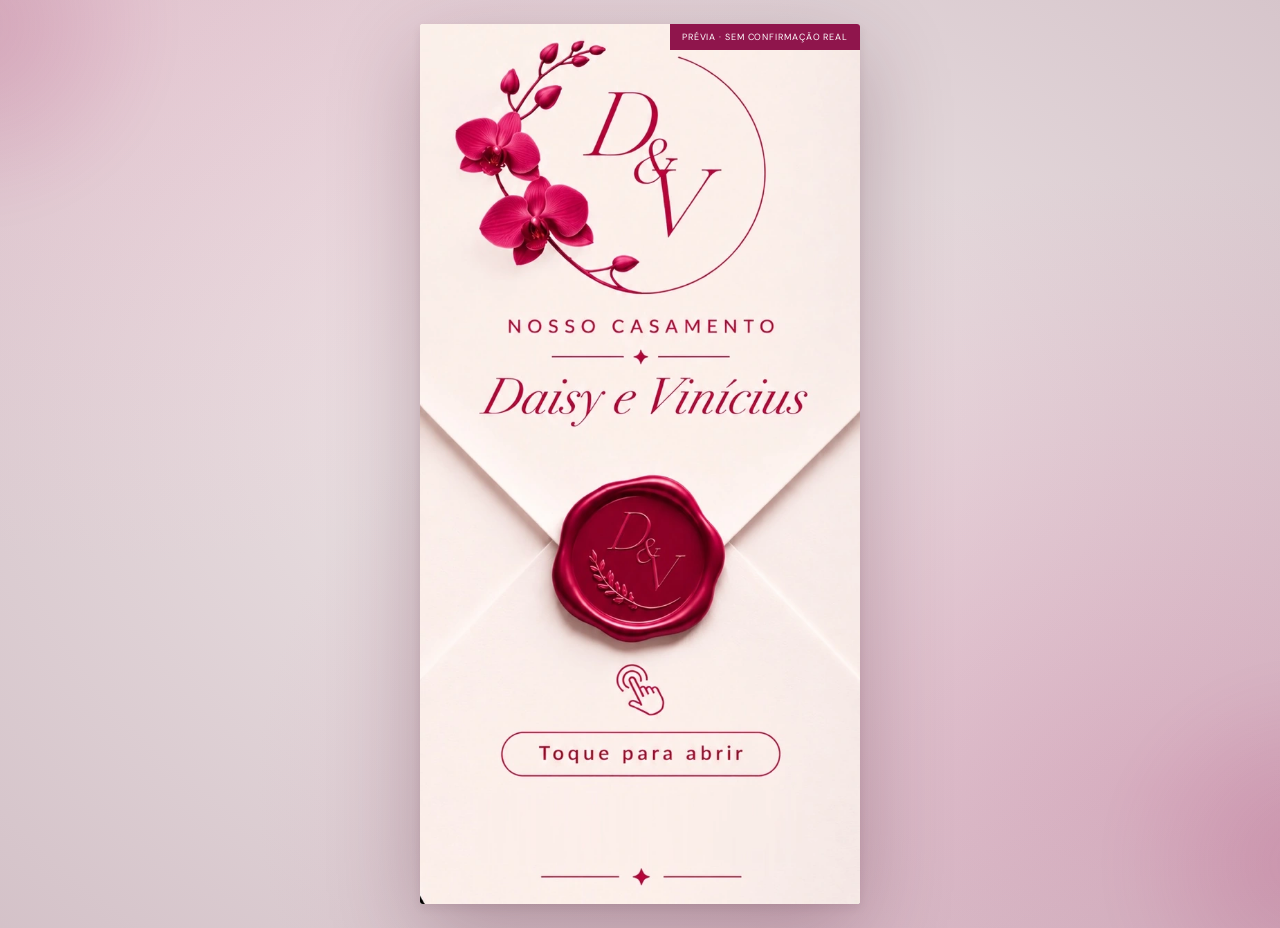
<file: public/PREVIA-ORQUIDEAS-OFFLINE.html>
<!doctype html>
<html lang="pt-BR">
<head>
  <meta charset="utf-8">
  <meta name="viewport" content="width=device-width, initial-scale=1, viewport-fit=cover">
  <meta name="theme-color" content="#faf5f2">
  <meta name="description" content="Convite personalizado para o casamento de Daisy e Vinícius, 23 de maio de 2027, Mansão Victória.">
  <meta property="og:title" content="Daisy e Vinícius · Um convite para você">
  <meta property="og:description" content="23 de maio de 2027 · Entrada às 10h · Cerimônia às 11h">
  <title>Prévia · Animação 4 · Daisy e Vinícius</title>
  
  <link rel="preconnect" href="https://fonts.googleapis.com">
  <link rel="preconnect" href="https://fonts.gstatic.com" crossorigin>
  <link href="https://fonts.googleapis.com/css2?family=DM+Sans:wght@400;500;600;700&family=Italiana&family=Great+Vibes&display=swap" rel="stylesheet">
  <style>@charset "UTF-8";
:root{--fuchsia:#a31053;--wine:#680c38;--paper:#fbf5f0;--muted:#7d5365;--line:#d9abbc}
*{box-sizing:border-box}
html{scroll-behavior:smooth}
body{margin:0;background:#d9c6c8;color:var(--wine);font-family:'DM Sans',Arial,sans-serif;-webkit-font-smoothing:antialiased}
button,a{-webkit-tap-highlight-color:transparent}
button:focus-visible,a:focus-visible{outline:3px solid var(--fuchsia);outline-offset:4px}
.wedding-invitation{min-height:100svh;display:flex;align-items:center;justify-content:center;padding:24px 12px;position:relative;overflow:hidden;background:radial-gradient(ellipse at 10% 0,#f2d9e1 0%,transparent 43%),radial-gradient(ellipse at 90% 85%,#e3bdcd 0%,transparent 55%),#e8dee0}
.ambient-flower{position:absolute;width:370px;height:370px;filter:blur(26px);border-radius:50%;opacity:.14;pointer-events:none;background:radial-gradient(circle,#ab105a 12%,transparent 73%)}.af1{left:-210px;top:-160px}.af2{right:-210px;bottom:-120px}
.paper{position:relative;width:min(100%,440px);min-height:min(820px,calc(100svh - 48px));background:var(--paper);box-shadow:0 30px 90px #44152a4a,0 4px 10px #44152a16;overflow:hidden;isolation:isolate;border-radius:3px}
.demo-flag{position:absolute;top:0;right:0;padding:7px 12px;font-size:9px;color:#fff;background:#8f154c;letter-spacing:.1em;z-index:50}
.envelope-scene{position:relative;height:min(820px,calc(100svh - 48px));min-height:610px;overflow:hidden}
.envelope-scene[hidden],.invitation-details[hidden]{display:none!important}
.open-envelope{position:relative;display:block;width:100%;height:100%;min-height:inherit;border:0;border-radius:0;text-align:center;background:linear-gradient(160deg,#fffaf6 0%,#fbf4ee 45%,#f4e8e4 100%);cursor:pointer;padding:0;color:var(--wine);overflow:hidden}
.paper-grain{position:absolute;inset:0;background-image:repeating-linear-gradient(0deg,#aa597306 0px,#fff0 2px,#fff0 4px),repeating-linear-gradient(90deg,#9d446606 0px,#fff0 2px,#fff0 7px);opacity:.6;pointer-events:none;z-index:1}
.fine-frame{position:absolute;z-index:2;inset:18px;border:1px solid #d0aaba88;pointer-events:none}
.cover-top{position:absolute;z-index:4;left:0;right:0;top:3.7%;height:38%;display:flex;align-items:center;flex-direction:column;pointer-events:none;transition:opacity .6s .1s,transform .9s}
.crest{width:min(60%,235px);height:min(91%,240px);position:relative;display:block}.crest-svg{position:absolute;inset:0;width:100%;height:100%;opacity:.91}.crest-initials{display:flex;justify-content:center;align-items:center;position:absolute;top:37%;left:0;right:0;font:italic clamp(48px,11vw,74px)/1 'Italiana',Georgia,serif;color:var(--fuchsia);letter-spacing:-.06em}.crest-initials span{font:italic clamp(21px,4.5vw,29px) 'Great Vibes',cursive;margin:0 7px}
.crest-caption{font:500 11px/1.2 'Italiana',Georgia,serif;letter-spacing:.27em;color:#904363;margin-top:-2px}.mini-rule{display:flex;align-items:center;gap:10px;color:#af3d71;font-size:11px;margin-top:13px}.mini-rule i{height:1px;width:42px;background:#d0a0b6}
.envelope-folds{position:absolute;z-index:6;left:0;right:0;top:41%;height:36%;pointer-events:none;transform-style:preserve-3d;perspective:1000px}
.fold-left,.fold-right,.fold-flap{position:absolute;display:block;inset:0}
.fold-left{clip-path:polygon(0 0,53% 80%,0 100%);background:linear-gradient(110deg,#e5d1c9 0%,#fffaf6 49%,#f0ded9 100%);filter:drop-shadow(1px 1px 2px #5a0a2520);z-index:1}
.fold-right{clip-path:polygon(100% 0,47% 80%,100% 100%);background:linear-gradient(250deg,#ddc8c3 0%,#fffaf7 47%,#eeddd7 100%);z-index:1}
.fold-flap{clip-path:polygon(0 0,100% 0,50% 91%);background:linear-gradient(165deg,#fffcf8 8%,#f7ece6 52%,#e9d8d2 100%);filter:drop-shadow(0px 8px 8px #65233c33);z-index:3;transform-origin:top center;backface-visibility:hidden}
.fold-flap:before{content:'';position:absolute;inset:0;background:linear-gradient(125deg,#fff8 0,transparent 60%)}
.wax-seal{z-index:8;position:absolute;left:50%;top:72.7%;transform:translate(-50%,-50%);width:110px;height:110px;border-radius:48% 52% 49% 51%/51% 47% 53% 49%;display:grid;place-items:center;background:radial-gradient(circle at 30% 28%,#da4385,#b71260 46%,#7b003e 83%,#4e072e);box-shadow:inset 3px 3px 7px #f894be88,inset -5px -5px 7px #510022bb,0 8px 12px #54263a44,0 2px 2px #fff8;transition:transform .7s,opacity .45s}
.wax-seal:before{content:'';position:absolute;inset:4px;border:3px solid #db528f;border-radius:46% 54% 47% 53% / 49% 52% 48% 51%;box-shadow:inset 0 2px 5px #590c3599}
.wax-inner{position:relative;width:80px;height:80px;border-radius:50%;border:1px solid #e687b2aa;display:flex;align-items:center;justify-content:center;flex-direction:column;color:#ee9ac0;text-shadow:0 1px 1px #460b29,0 -1px 1px #fa9ec0}.wax-letters{font:italic 26px Georgia,serif;letter-spacing:-.08em}.wax-letters small{font:italic 18px 'Great Vibes',cursive}.wax-sprig{font:27px Georgia,serif;line-height:1;margin-top:-4px}
.touch-copy{position:absolute;top:81.6%;left:0;right:0;z-index:4;color:#99506e;font:600 9px 'DM Sans',sans-serif;letter-spacing:.17em;display:flex;justify-content:center;align-items:center;gap:9px}.touch-indicator{font:24px Georgia,serif;letter-spacing:0}
.recipient-cover{position:absolute;z-index:4;top:87%;left:8%;right:8%;font:italic 15px/1.3 'Italiana',Georgia,serif;color:#95516b}.recipient-cover strong{display:block;margin-top:0;font:italic 28px/1.05 'Great Vibes','Italiana',Georgia,serif;color:#8c1648}
.cover-footer{position:absolute;z-index:4;bottom:2.8%;left:0;right:0;font:500 8px 'DM Sans',sans-serif;letter-spacing:.19em;color:#a1677f}.cover-footer span{margin:0 7px;color:#bd5b8b}
.open-envelope:hover .wax-seal{transform:translate(-50%,-50%) scale(1.055)}
.envelope-scene.opening .wax-seal{transform:translate(-50%,-50%) scale(1.35);opacity:0}
.envelope-scene.opening .fold-flap{animation:unsealFlap 1.05s cubic-bezier(.3,.7,.3,1) forwards}
.envelope-scene.opening .fold-left{animation:foldLeft .9s .12s forwards}
.envelope-scene.opening .fold-right{animation:foldRight .9s .12s forwards}
.envelope-scene.opening .cover-top{transform:translateY(-28px);opacity:0;transition-delay:.2s}
.envelope-scene.opening .recipient-cover,.envelope-scene.opening .touch-copy,.envelope-scene.opening .cover-footer{animation:fadeOut .65s .12s both}
@keyframes unsealFlap{0%{transform:rotateX(0deg)}40%{transform:rotateX(35deg)}100%{transform:rotateX(175deg);opacity:0}}
@keyframes foldLeft{to{transform:translateX(-55%);opacity:0}}
@keyframes foldRight{to{transform:translateX(55%);opacity:0}}
@keyframes fadeOut{to{opacity:0}}
.invitation-details{position:relative;min-height:min(820px,calc(100svh - 48px));padding:32px 33px 30px;text-align:center;background:radial-gradient(circle at 50% 4%,#fff,#fff8f4 42%,#f8efed 100%);animation:showInvite .8s cubic-bezier(.15,.7,.2,1) both}
.inner-border{position:absolute;inset:16px;border:1px solid #d3a9b9;pointer-events:none}.inner-border:after{content:'';position:absolute;inset:7px;border:1px solid #ebd6dc}
.overline{font-size:9px;letter-spacing:.29em;color:#94516c}.detail-monogram{font:italic 24px Georgia,serif;color:#a31158;border:1px solid #c998b0;border-radius:50%;height:65px;width:65px;margin:16px auto;display:flex;align-items:center;justify-content:center}.detail-monogram span{font:19px 'Great Vibes',cursive;margin:0 3px}
.invitation-details h1{font:italic 44px/1 'Italiana',Georgia,serif;letter-spacing:-.045em;margin:8px 0 16px;color:#98164f}.invitation-details h1 span{font:27px 'Great Vibes',cursive}.intro-line{font:16px Georgia,serif;color:#795164;margin:0}.invitation-details h2{font:italic clamp(31px,8vw,43px)/1.1 'Great Vibes',Georgia,serif;color:#9c1955;margin:12px 0;overflow-wrap:anywhere}.invite-msg{font:15px/1.55 Georgia,serif;color:#775366;margin:0 auto;max-width:310px}.divider-floral{color:#b34c7d;margin:18px auto 10px;font-size:17px}.date-label{font:10px 'DM Sans',sans-serif;letter-spacing:.19em;color:#a25b7a;margin:0 0 5px}.date-main{font:25px 'Italiana',Georgia,serif;color:#94154f;margin:0 0 15px}.hours{display:flex;align-items:center;justify-content:center;gap:14px;margin:16px 0}.hours>div{flex:1;display:grid;gap:5px}.hours span:not(.v-divider){font:700 9px 'DM Sans',sans-serif;color:#85536b;letter-spacing:.06em}.hours b{font:33px 'Italiana',Georgia,serif;color:#a31053}.v-divider{height:52px;width:1px;background:#dcb8c7}.venue{font:25px 'Italiana',Georgia,serif;color:#94154f;margin:20px 0 4px}.address{font:11px/1.6 'DM Sans',sans-serif;color:#805869;margin:0}.closing{font:italic 16px/1.4 Georgia,serif;color:#8d496b;margin:23px auto 18px;max-width:290px}.buttons{display:flex;gap:9px;flex-direction:column;max-width:290px;margin:auto}.btn{font:600 12px 'DM Sans',sans-serif;text-decoration:none;letter-spacing:.08em;padding:13px 10px;border:1px solid #a31053}.btn.primary{background:#a31053;color:white}.btn.outline{color:#a31053;background:transparent}.sub-links{display:flex;flex-wrap:wrap;align-items:center;justify-content:center;gap:8px;font:11px 'DM Sans',sans-serif;margin:22px auto 0;color:#9c3567}.sub-links a{color:inherit}.back-button{border:0;background:transparent;text-decoration:underline;color:#8b5470;font:12px 'DM Sans',sans-serif;cursor:pointer;margin-top:24px}.load-status{font:12px/1.5 'DM Sans',sans-serif;position:absolute;z-index:14;left:15px;right:15px;bottom:5px;color:#a31256;text-align:center}.load-status:empty{display:none}.disabled{opacity:.4!important;pointer-events:none!important}
@keyframes showInvite{from{opacity:0;transform:translateY(25px) scale(.985)}to{opacity:1;transform:none}}
@media(max-width:480px){.wedding-invitation{padding:0;background:#faf4f1}.paper{width:100%;min-height:100svh;box-shadow:none}.envelope-scene{height:100svh;min-height:610px}.invitation-details{min-height:100svh;padding:31px 29px 36px}.fine-frame{inset:14px}.touch-copy{font-size:8px}.crest{width:min(58%,220px)}.cover-top{top:3%}.crest-initials{font-size:59px}}
@media(max-height:700px) and (max-width:480px){.envelope-scene{min-height:580px}.cover-top{top:1%}.crest{max-height:210px}.touch-copy{top:82%}.recipient-cover{top:88%}.crest-caption{font-size:9px}.envelope-folds{top:40%}.wax-seal{top:73%}}
@media(prefers-reduced-motion:reduce){html{scroll-behavior:auto}*,*:before,*:after{animation-duration:.01ms!important;transition-duration:.01ms!important}}
</style>
  <style>/* V5.9 — Cinematográfico · Fúcsia exclusivo na decoração */
.film-vignette{position:absolute;inset:0;pointer-events:none;z-index:0;background:radial-gradient(ellipse at 50% 45%,transparent 25%,rgba(77,5,42,.13) 100%)}
.cinema-light{position:absolute;inset:-50%;pointer-events:none;z-index:7;opacity:0;background:linear-gradient(117deg,transparent 38%,rgba(255,255,255,.64) 49%,transparent 58%);transform:translateX(-80%) rotate(10deg)}
.envelope-scene[data-stage='seal'] .cinema-light{animation:filmLight 1.15s ease-in-out forwards}
@keyframes filmLight{0%{opacity:0;transform:translateX(-85%) rotate(10deg)}35%{opacity:.75}100%{opacity:0;transform:translateX(72%) rotate(10deg)}}
.crest{width:min(85%,345px);max-height:286px;height:89%;}
.crest-orchid{display:block;width:100%;height:100%;object-fit:contain;opacity:.97;filter:drop-shadow(0 3px 2px rgba(108,0,48,.04));animation:orchidEntrance 1.45s ease both}
.crest-svg,.crest-initials{display:none!important}
@keyframes orchidEntrance{from{opacity:0;transform:translateY(13px) scale(.95)}to{opacity:1;transform:none}}
.crest-caption{margin-top:-9px;letter-spacing:.24em}
.cover-top{top:3%;height:40%}
.cover-footer{opacity:.65}
.envelope-scene[data-stage='seal'] .wax-seal{animation:sealPress .9s cubic-bezier(.15,.7,.3,1) both}
.envelope-scene[data-stage='unfold'] .wax-seal,.envelope-scene[data-stage='letter'] .wax-seal{opacity:0;transform:translate(-50%,-50%) scale(1.38)}
@keyframes sealPress{0%{filter:brightness(1);transform:translate(-50%,-50%) scale(1)}28%{filter:brightness(1.24);transform:translate(-50%,-50%) scale(.87)}75%{filter:brightness(1.5);transform:translate(-50%,-50%) scale(1.13)}100%{opacity:0;transform:translate(-50%,-50%) scale(1.5)}}
.envelope-scene[data-stage='unfold'] .fold-flap,.envelope-scene[data-stage='letter'] .fold-flap{animation:cinemaOpenFlap 1.2s cubic-bezier(.19,.82,.19,1) forwards}
.envelope-scene[data-stage='unfold'] .fold-left,.envelope-scene[data-stage='letter'] .fold-left{animation:cinemaLeft .94s .15s both}
.envelope-scene[data-stage='unfold'] .fold-right,.envelope-scene[data-stage='letter'] .fold-right{animation:cinemaRight .94s .15s both}
.envelope-scene[data-stage='unfold'] .cover-top,.envelope-scene[data-stage='letter'] .cover-top{opacity:0;transform:translateY(-55px) scale(1.06)}
.envelope-scene[data-stage='unfold'] .touch-copy,.envelope-scene[data-stage='unfold'] .recipient-cover,.envelope-scene[data-stage='unfold'] .cover-footer,.envelope-scene[data-stage='letter'] .touch-copy,.envelope-scene[data-stage='letter'] .recipient-cover,.envelope-scene[data-stage='letter'] .cover-footer{opacity:0;transition:opacity .4s}
@keyframes cinemaOpenFlap{0%{transform:rotateX(0);opacity:1}40%{transform:rotateX(100deg);opacity:.9}100%{transform:rotateX(180deg);opacity:0}}
@keyframes cinemaLeft{to{opacity:0;transform:translateX(-100%) rotate(-7deg)}}
@keyframes cinemaRight{to{opacity:0;transform:translateX(100%) rotate(7deg)}}
.envelope-scene[data-stage='letter'] .paper-grain{animation:letterBloom 1.25s ease both}
@keyframes letterBloom{0%{transform:scale(1);opacity:1}100%{transform:scale(1.2);opacity:0}}
.cinema-caption{position:absolute;z-index:10;left:10%;right:10%;bottom:25%;text-align:center;font:italic 20px Georgia,serif;color:#971552;opacity:0;transform:translateY(10px);pointer-events:none;transition:all .6s}
.envelope-scene[data-stage='unfold'] .cinema-caption,.envelope-scene[data-stage='letter'] .cinema-caption{opacity:1;transform:translateY(0)}
.skip-intro{position:absolute;z-index:12;right:20px;bottom:20px;border:1px solid #b85982;border-radius:30px;padding:8px 14px;color:#851449;background:#fff5f3cc;font:600 11px 'DM Sans',sans-serif;cursor:pointer;box-shadow:0 2px 12px #511a3425}
.skip-intro[hidden]{display:none!important}
.petal-drift{position:absolute;inset:0;z-index:8;pointer-events:none;overflow:hidden}
.petal-drift i{position:absolute;top:-20px;left:calc(8% + var(--x,0%));width:8px;height:12px;border-radius:85% 15% 75% 25%;transform:rotate(45deg);opacity:0;background:#b71464}
.petal-drift i:nth-child(1){--x:12%;animation-delay:.15s}.petal-drift i:nth-child(2){--x:31%;animation-delay:.62s}.petal-drift i:nth-child(3){--x:53%;animation-delay:.44s}.petal-drift i:nth-child(4){--x:72%;animation-delay:.89s}.petal-drift i:nth-child(5){--x:85%;animation-delay:.25s}
.envelope-scene[data-stage='unfold'] .petal-drift i,.envelope-scene[data-stage='letter'] .petal-drift i{animation:petalFall 2s ease-in forwards}
@keyframes petalFall{0%{opacity:0;transform:translateY(30px) rotate(0)}18%{opacity:.6}80%{opacity:.42}100%{opacity:0;transform:translate(45px,450px) rotate(400deg)}}
.cinematic-details{overflow:hidden}
.cinematic-details .reveal-piece{opacity:0;transform:translateY(16px);transition:transform .7s cubic-bezier(.17,.67,.2,1),opacity .7s}
.cinematic-details.cinema-visible .reveal-piece{opacity:1;transform:none}
.cinematic-details.cinema-visible .reveal-piece:nth-of-type(1){transition-delay:.06s}
.cinematic-details.cinema-visible .reveal-piece:nth-of-type(2){transition-delay:.13s}
.cinematic-details.cinema-visible .reveal-piece:nth-of-type(3){transition-delay:.2s}
.cinematic-details.cinema-visible .reveal-piece:nth-of-type(4){transition-delay:.3s}
.cinematic-details.cinema-visible .reveal-piece:nth-of-type(5){transition-delay:.4s}
.invitation-details h2{font-size:clamp(29px,8vw,44px)}
.demo-rsvp{max-width:300px;margin:22px auto;padding:17px;background:#fbeaf1;border:1px solid #dca8bd;color:#6c2448;border-radius:9px;text-align:left;font:13px 'DM Sans',sans-serif}
.demo-rsvp[hidden]{display:none!important}
.demo-rsvp>p:first-child{font-weight:bold;text-transform:uppercase;letter-spacing:.08em;font-size:11px;margin:0 0 12px}
.demo-choice{display:grid;gap:11px;margin-bottom:14px}.demo-choice label{display:flex;gap:7px;align-items:center}
.demo-rsvp .btn{display:block;cursor:pointer;width:100%;text-align:center}.demo-rsvp small{display:block;color:#87546c;margin-top:10px;line-height:1.5}
@media(max-width:480px){.crest{width:min(85%,310px);height:91%}.cover-top{top:2%;height:41%}.crest-caption{margin-top:-12px}.cinema-caption{font-size:16px}}
@media(max-height:700px) and (max-width:480px){.crest{height:86%;max-width:260px}.crest-caption{margin-top:-17px}}
@media(prefers-reduced-motion:reduce){.cinematic-details .reveal-piece{opacity:1;transform:none}.petal-drift,.cinema-light{display:none}}

.cover-top{top:1.2%;height:40%}
.crest{height:70%;max-height:250px}
.crest-caption{margin-top:-3px}
.mini-rule{margin-top:9px}
.cover-names{display:block;margin-top:7px;font:italic clamp(22px,5.4vw,29px)/1.1 'Italiana',Georgia,serif;color:#a31053;white-space:nowrap;letter-spacing:-.02em}
.touch-copy{font-size:10px}
@media(max-width:480px){.crest{height:73%}.cover-names{font-size:26px}}
@media(max-height:700px) and (max-width:480px){.cover-names{font-size:21px;margin-top:3px}.crest{height:66%}}


/* V5.10: ARTWORK-FAITHFUL COVER — preserves approved orchid envelope artwork.
   Use real raster paper/lacquer/flowers from the approval, not CSS recreation. */
.paper:has(.reference-art) { background:#fbf2ef; }
.envelope-scene:has(.reference-art){height:auto;aspect-ratio:636 / 1272;min-height:0;width:100%}
.reference-art {position:absolute;inset:0;width:100%;height:100%;min-height:0;display:block;background:#fbefeb;overflow:hidden;cursor:pointer;border:0;padding:0;}
.reference-cover-img{position:absolute;inset:0;width:100%;height:100%;object-fit:fill;transition:opacity .95s,transform 1.45s cubic-bezier(.22,.8,.15,1),filter .8s;}
.reference-recipient{position:absolute;top:86.1%;left:6%;right:6%;height:7.2%;display:flex;justify-content:center;align-items:center;color:#9e0c51;z-index:6;transition:opacity .45s,transform .8s;}
.reference-recipient strong{font:italic clamp(20px,8.2vw,37px)/1.12 'Italiana', Georgia,serif;letter-spacing:-.035em;white-space:nowrap;font-weight:400;max-width:100%;}
.reference-recipient strong[data-long="true"]{font-size:clamp(17px,6vw,29px);white-space:normal;}
.reference-paper-light{position:absolute;inset:0;pointer-events:none;z-index:4;opacity:0;background:linear-gradient(112deg,transparent 35%,#fff9ef9c 51%,transparent 66%);transform:translateX(-75%);}
.reference-fold-left,.reference-fold-right,.reference-flap{position:absolute;inset:0;z-index:5;opacity:0;pointer-events:none;background:url('[data-uri]') center / 100% 100% no-repeat;}
.reference-fold-left{clip-path:polygon(0 40%,50% 66%,0 86%)}
.reference-fold-right{clip-path:polygon(100% 40%,50% 66%,100% 86%)}
.reference-flap{clip-path:polygon(0 42%,100% 42%,50% 67%);transform-origin:50% 43%;}
.envelope-scene[data-stage='seal'] .reference-cover-img{filter:brightness(1.045) saturate(1.075)}
.envelope-scene[data-stage='seal'] .reference-paper-light{animation:artLight 1.1s both}
.envelope-scene[data-stage='unfold'] .reference-cover-img{transform:scale(1.035);opacity:.8;filter:brightness(1.06)}
.envelope-scene[data-stage='unfold'] .reference-fold-left,.envelope-scene[data-stage='unfold'] .reference-fold-right,.envelope-scene[data-stage='unfold'] .reference-flap{opacity:1}
.envelope-scene[data-stage='unfold'] .reference-fold-left{animation:artLeft 1s cubic-bezier(.19,.8,.19,1) forwards}
.envelope-scene[data-stage='unfold'] .reference-fold-right{animation:artRight 1s cubic-bezier(.19,.8,.19,1) forwards}
.envelope-scene[data-stage='unfold'] .reference-flap{animation:artFlap 1.15s cubic-bezier(.19,.8,.19,1) forwards}
.envelope-scene[data-stage='letter'] .reference-cover-img{transform:translateY(-5%) scale(1.08);opacity:0;filter:blur(5px)}
.envelope-scene[data-stage='unfold'] .reference-recipient,.envelope-scene[data-stage='letter'] .reference-recipient{opacity:0;transform:translateY(20px)}
@keyframes artLight{0%{opacity:0;transform:translateX(-75%)}25%{opacity:.72}100%{opacity:0;transform:translateX(70%)}}
@keyframes artLeft{to{opacity:0;transform:translateX(-125%) rotate(-9deg)}}
@keyframes artRight{to{opacity:0;transform:translateX(125%) rotate(9deg)}}
@keyframes artFlap{0%{transform:rotateX(0)}50%{transform:rotateX(68deg)}100%{opacity:0;transform:rotateX(170deg)}}
@media(max-width:480px){
  .paper:has(.reference-art){min-height:100svh;display:flex;align-items:center;justify-content:center;}
  .paper:has(.reference-art) .envelope-scene:not([hidden]){width:100%;flex-shrink:0;}
  .paper:has(.reference-art) .invitation-details:not([hidden]){align-self:stretch;width:100%;}
}
@media(prefers-reduced-motion:reduce){.reference-cover-img,.reference-recipient{transition:none!important}}

/* V5.11 · Abertura escolhida: 04 — Orquídeas em movimento.
   NEVER replace or recreate the original artwork; only animate decorative petals above it. */
.petal-drift {z-index:9; overflow:visible; isolation:isolate;}
.petal-drift i {
  position:absolute; top:var(--from-y,26%); left:var(--from-x,28%);
  width:var(--petal-size,17px); height:calc(var(--petal-size,17px) * 1.4);
  opacity:0; display:block; pointer-events:none;
  background:radial-gradient(ellipse at 35% 25%,#ffa0cf 0%,#ee5f9c 35%,#ad064e 74%,#740232 100%);
  border:1px solid #a60c533b; border-radius:7% 92% 12% 82%;
  filter:drop-shadow(0px 2px 2px #6a084756);
  transform:translate3d(0,0,0) rotate(var(--r,15deg)) scale(.25);
  will-change:transform,opacity;
}
.petal-drift i:nth-child(1) {--from-x:19%;--from-y:22%;--end-x:150px; --end-y:270px; --r:70deg;--petal-size:17px;--d:.04s;}
.petal-drift i:nth-child(2) {--from-x:27%;--from-y:25%;--end-x:-80px;--end-y:350px;--r:-185deg;--petal-size:14px;--d:.19s;}
.petal-drift i:nth-child(3) {--from-x:35%;--from-y:30%;--end-x:115px;--end-y:410px;--r:95deg;--petal-size:19px;--d:.26s;}
.petal-drift i:nth-child(4) {--from-x:25%;--from-y:33%;--end-x:-125px;--end-y:290px;--r:-135deg;--petal-size:13px;--d:.1s;}
.petal-drift i:nth-child(5) {--from-x:15%;--from-y:18%;--end-x:205px;--end-y:470px;--r:190deg;--petal-size:15px;--d:.41s;}
.petal-drift i:nth-child(6) {--from-x:40%;--from-y:21%;--end-x:130px;--end-y:210px;--r:110deg;--petal-size:11px;--d:.32s;}
.petal-drift i:nth-child(7) {--from-x:30%;--from-y:27%;--end-x:-45px;--end-y:455px;--r:260deg;--petal-size:20px;--d:.53s;}
.petal-drift i:nth-child(8) {--from-x:13%;--from-y:28%;--end-x:160px;--end-y:360px;--r:-80deg;--petal-size:13px;--d:.47s;}
.petal-drift i:nth-child(9) {--from-x:36%;--from-y:36%;--end-x:-200px;--end-y:320px;--r:210deg;--petal-size:15px;--d:.61s;}
.petal-drift i:nth-child(10){--from-x:28%;--from-y:21%;--end-x:190px;--end-y:315px;--r:-80deg;--petal-size:12px;--d:.39s;}
.petal-drift i:nth-child(11){--from-x:17%;--from-y:33%;--end-x:45px;--end-y:510px;--r:280deg;--petal-size:16px;--d:.68s;}
.petal-drift i:nth-child(12){--from-x:37%;--from-y:24%;--end-x:-130px;--end-y:370px;--r:-115deg;--petal-size:12px;--d:.56s;}
.envelope-scene[data-stage='seal'] .reference-cover-img {animation:orchidImageAlive 0.78s ease-in-out both;}
.envelope-scene[data-stage='seal'] .petal-drift i:nth-child(-n+3) {animation:orchidLift .85s ease-out var(--d) both;}
.envelope-scene[data-stage='unfold'] .petal-drift i,
.envelope-scene[data-stage='letter'] .petal-drift i {animation:orchidPetalFly 1.65s cubic-bezier(.17,.5,.35,1) var(--d) both;}
@keyframes orchidImageAlive{0%{filter:brightness(1) saturate(1);transform:scale(1)}45%{filter:brightness(1.07) saturate(1.15);transform:scale(1.016)}100%{filter:brightness(1.03) saturate(1.07);transform:scale(1.006)}}
@keyframes orchidLift{0%{opacity:0;transform:translateY(8px) rotate(-25deg) scale(.15)}35%{opacity:.82}100%{opacity:0;transform:translate(18px,-28px) rotate(70deg) scale(.95)}}
@keyframes orchidPetalFly{0%{opacity:0;transform:translate(0,0) rotate(0) scale(.24)}12%{opacity:1}56%{opacity:.92;transform:translate(calc(var(--end-x) * .48),calc(var(--end-y) * .4)) rotate(calc(var(--r) * .55)) scale(1.05)}100%{opacity:0;transform:translate(var(--end-x),var(--end-y)) rotate(var(--r)) scale(1.35)}}
.selected-verse{max-width:440px;margin:14px auto 7px;border:0;padding:8px 11px 10px;font:italic clamp(13px,3.3vw,16px)/1.52 Georgia,serif;color:#7e3156;text-align:center;}
.selected-verse cite{display:block;margin-top:10px;letter-spacing:.11em;font:600 10px/1.2 'DM Sans',sans-serif;color:#a20a51;font-style:normal;text-transform:uppercase;}
.verse-decoration{display:block;font-style:normal;color:#b41461;font-size:17px;margin-bottom:8px;}
@media(prefers-reduced-motion:reduce){.petal-drift i,.reference-cover-img{animation:none!important;}.petal-drift{display:none!important;}}
</style>
  
</head>
<body>
<main class="wedding-invitation">
  <div class="ambient-flower af1" aria-hidden="true"></div><div class="ambient-flower af2" aria-hidden="true"></div>
  <div class="film-vignette" aria-hidden="true"></div>
  <section class="paper" aria-label="Convite interativo de casamento">
    <div class="demo-flag" id="demo-ribbon" hidden>PRÉVIA · SEM CONFIRMAÇÃO REAL</div>
    <div id="envelope-scene" class="envelope-scene" data-stage="closed">
      <div class="cinema-light" aria-hidden="true"></div>
      <div class="petal-drift" aria-hidden="true"><i></i><i></i><i></i><i></i><i></i><i></i><i></i><i></i><i></i><i></i><i></i><i></i></div>
      <button id="open-envelope" class="open-envelope reference-art" type="button" aria-controls="invitation-details" aria-expanded="false" aria-label="Tocar no lacre para abrir o convite">
        <!-- Use the APPROVED invitation art as the actual cover; no generic CSS envelope. -->
        <img class="reference-cover-img" src="[data-uri]" alt="" decoding="async" fetchpriority="high">
        <span class="reference-paper-light" aria-hidden="true"></span>
        <span class="reference-fold-left" aria-hidden="true"></span>
        <span class="reference-fold-right" aria-hidden="true"></span>
        <span class="reference-flap" aria-hidden="true"></span>
        <!-- This label is real text and can be individualized by an exclusive invite URL. -->
      </button>
      <button type="button" id="skip-intro" class="skip-intro" hidden>Pular animação →</button>
      <div class="cinema-caption" id="cinema-caption" aria-live="polite" aria-atomic="true"></div>
    </div>
    <div id="invitation-details" class="invitation-details cinematic-details" hidden>
      <div class="inner-border" aria-hidden="true"></div>
      <span class="overline reveal-piece">O NOSSO GRANDE DIA</span>
      <div class="detail-monogram reveal-piece">D <span>&</span> V</div>
      <h1 class="reveal-piece">Daisy <span>e</span> Vinícius</h1>
      <p class="intro-line reveal-piece">Com muita alegria, convidamos você</p>
      <p class="invite-msg reveal-piece">para celebrar conosco esse dia tão especial.</p>
      <blockquote class="selected-verse reveal-piece"><span class="verse-decoration" aria-hidden="true">✦</span>“Deus mudou o teu caminho até juntares com o meu e guardou a tua vida separando-a para mim. Para onde fores, irei. Onde tu repousares, repousarei. Teu Deus será o meu Deus. Teu caminho o meu será.”<cite>Rute 1:16–17</cite></blockquote>
      <div class="divider-floral" aria-hidden="true">✦</div>
      <p class="date-label reveal-piece">DOMINGO</p><p class="date-main reveal-piece">23 de maio de 2027</p>
      <div class="hours reveal-piece"><div><span>ENTRADA DOS CONVIDADOS</span><b>10h</b></div><span class="v-divider"></span><div><span>INÍCIO DA CERIMÔNIA</span><b>11h</b></div></div>
      <p class="venue reveal-piece">Mansão Victória</p>
      <p class="address reveal-piece">Rua Orfanato, 440 · Vila Prudente<br>São Paulo · SP</p>
      <p class="closing">Sua presença tornará esse momento ainda mais especial.</p>
      <div class="buttons reveal-piece">
        <a id="rsvp-link" class="btn primary" href="convite-demo.html?convite=demonstracao#confirmacao">Confirmar presença</a>
        <a class="btn outline" href="https://www.google.com/maps/dir/?api=1&destination=Mans%C3%A3o%20Vict%C3%B3ria%2C%20Rua%20Orfanato%2C%20440%2C%20Vila%20Prudente%2C%20S%C3%A3o%20Paulo%2C%20SP%2C%2003131-010" target="_blank" rel="noopener noreferrer">Como chegar ↗</a><a class="btn outline" href="https://waze.com/ul?q=Mans%C3%A3o%20Vict%C3%B3ria%2C%20Rua%20Orfanato%2C%20440%2C%20Vila%20Prudente%2C%20S%C3%A3o%20Paulo%2C%20SP&amp;navigate=yes" target="_blank" rel="noopener noreferrer">Waze ↗</a>
      </div>
      <div class="sub-links reveal-piece"><a href="casamento.ics" download>Adicionar ao calendário</a><span>·</span><a href="index.html#trajes">Trajes sugeridos</a><span>·</span><a href="index.html">Conhecer o site</a></div>
      <section id="demo-rsvp" class="demo-rsvp" hidden aria-label="Demonstração de confirmação">
        <p>Prévia de confirmação</p>
        <div class="demo-choice"><label><input type="radio" name="demo-answer" value="sim" checked> Sim, estaremos presentes</label><label><input type="radio" name="demo-answer" value="nao"> Não poderemos comparecer</label></div>
        <button type="button" class="btn primary" id="demo-confirm-btn">Simular confirmação</button>
        <p id="demo-confirm-status" role="status"></p>
        <small>Simulação local: nenhuma resposta será enviada ou salva.</small>
      </section>
      <button type="button" id="close-envelope" class="back-button">↶ Fechar convite</button>
    </div>
    <p id="load-status" class="load-status" role="status" aria-live="polite"></p>
  </section>
</main>
<script>(function(){'use strict';
const params=new URLSearchParams(location.search);
const token=params.get('convite')||'';
const demo=true;

const status=document.getElementById('load-status');
const btn=document.getElementById('open-envelope');
const wrapper=document.getElementById('envelope-scene');
const details=document.getElementById('invitation-details');
const confirm=document.getElementById('rsvp-link');
/* Os nomes são mantidos exclusivamente no controle interno de convites; não aparecem na arte. */
function allowConfirm(url){confirm.href=url;confirm.removeAttribute('aria-disabled');confirm.classList.remove('disabled');}
function blockConfirm(){confirm.removeAttribute('href');confirm.setAttribute('aria-disabled','true');confirm.classList.add('disabled');}
if(demo){
 document.getElementById('demo-ribbon').hidden=false;

 blockConfirm();
}else if(/^[A-Za-z0-9_-]{32}$/.test(token)){
 blockConfirm();status.textContent='Personalizando seu convite…';
 fetch('/.netlify/functions/invite?token='+encodeURIComponent(token),{cache:'no-store'})
  .then(async r=>{const obj=await r.json().catch(()=>({}));if(!r.ok)throw Error(obj.error||'Convite indisponível.');return obj;})
  .then(obj=>{allowConfirm('index.html?convite='+encodeURIComponent(token)+'#confirmacao');status.textContent='';})
  .catch(e=>{status.textContent='Não foi possível validar seu convite. '+(e.message||'Tente novamente.');});
}else{blockConfirm();status.textContent='A confirmação estará disponível pelo link exclusivo enviado pelos noivos.';}
// Transição cinematográfica em fases. O acesso a RSVP usa o token real do convite.
let processing=false,cinemaTimers=[];
const skip=document.getElementById('skip-intro');
const caption=document.getElementById('cinema-caption');
const reduced=window.matchMedia('(prefers-reduced-motion: reduce)').matches;
function schedule(fn,ms){cinemaTimers.push(setTimeout(fn,ms));}
function clearCinema(){cinemaTimers.forEach(clearTimeout);cinemaTimers=[];}
function stage(s,txt){wrapper.dataset.stage=s;caption.textContent=txt||'';}
function reveal(){
 clearCinema();processing=false;skip.hidden=true;
 wrapper.hidden=true;details.hidden=false;details.classList.remove('cinema-visible');
 void details.offsetWidth;details.classList.add('cinema-visible');
 btn.setAttribute('aria-expanded','true');window.scrollTo({top:0,behavior:reduced?'instant':'smooth'});
 const heading=details.querySelector('h1');heading.setAttribute('tabindex','-1');
 heading.focus({preventScroll:true});
}
function openInvite(){
 if(processing||wrapper.hidden)return;
 processing=true;skip.hidden=false;
 stage('seal','Um momento especial está chegando');
 if(reduced){reveal();return;}
 schedule(()=>stage('unfold','Este convite foi feito para você'),790);
 schedule(()=>stage('letter','Daisy e Vinícius'),1600);
 schedule(reveal,2750);
}
btn.addEventListener('click',openInvite);
skip.addEventListener('click',reveal);
document.getElementById('close-envelope').addEventListener('click',()=>{
 clearCinema();processing=false;details.classList.remove('cinema-visible');
 details.hidden=true;wrapper.hidden=false;skip.hidden=true;
 stage('closed','');btn.setAttribute('aria-expanded','false');
 btn.focus({preventScroll:true});window.scrollTo({top:0,behavior:reduced?'instant':'smooth'});
});
if(demo){
 confirm.classList.remove('disabled'); confirm.removeAttribute('aria-disabled');
 confirm.href='#demo-rsvp';
 confirm.addEventListener('click',e=>{
   e.preventDefault();const box=document.getElementById('demo-rsvp');
   box.hidden=false;box.scrollIntoView({behavior:reduced?'instant':'smooth',block:'center'});
 });
 document.getElementById('demo-confirm-btn').addEventListener('click',()=>{
   const yes=document.querySelector('input[name="demo-answer"]:checked')?.value==='sim';
   document.getElementById('demo-confirm-status').textContent=yes?'✅ Presença simulada. Nenhuma informação foi enviada.':'Resposta simulada. Nenhuma informação foi enviada.';
 });
}
})();
</script></body>
</html>
</file>
<file: public/admin.css>
:root{--pink:#a92360;--berry:#86144f;--wine:#432139;--ink:#3d2e38;--muted:#857781;--bg:#fffafc;--line:#f0dee6}
*{box-sizing:border-box}[hidden]{display:none!important}html{scroll-behavior:smooth}body{margin:0;font-family:'DM Sans',Arial,sans-serif;background:var(--bg);color:var(--ink);min-height:100svh}button,input,select{font:inherit}button{cursor:pointer}a{color:inherit;text-decoration:none}
.admin-header{background:#fff;border-bottom:1px solid var(--line);padding:18px max(22px,calc((100vw - 1160px)/2));display:flex;align-items:center;justify-content:space-between;gap:15px}
.admin-logo{font-family:'Playfair Display',Georgia,serif;font-size:1.8rem;font-weight:600;white-space:nowrap;color:var(--berry)}.admin-logo em{font-style:italic;color:#c81e76}.admin-logo span{display:block;font-family:'DM Sans',sans-serif;font-size:.64rem;letter-spacing:.18em;margin-top:2px}.admin-header-actions{display:flex;align-items:center;gap:12px;font-size:.86rem;color:var(--berry)}
.admin-container{max-width:1200px;margin:auto;padding:32px 24px 70px}.overline{font-size:.69rem;font-weight:700;letter-spacing:.18em;color:var(--pink)}h1,h2{font-family:'Playfair Display',Georgia,serif}h1{color:var(--wine);font-size:clamp(2rem,4vw,3rem);margin:8px 0 10px}h1 i{font-weight:400;color:var(--pink)}p{line-height:1.7}.muted{color:var(--muted);font-size:.87rem}.login-screen{max-width:485px;margin:45px auto;padding:42px;background:white;border:1px solid var(--line);border-radius:20px;box-shadow:0 18px 60px #791f4710}.login-screen>p{color:#675965}.login-screen .overline{color:var(--pink)}.login-screen small{display:block;margin:18px 0 0;color:#84747e}.login-form{display:grid;gap:11px;margin-top:25px}.login-form label{font-size:.82rem;font-weight:700}.login-form input{width:100%;min-height:47px;border:1px solid #e7d8e0;border-radius:10px;padding:12px 13px;outline-color:var(--pink);margin-bottom:7px}
.primary-btn,.soft-btn{display:inline-flex;align-items:center;justify-content:center;gap:8px;min-height:42px;padding:11px 17px;border-radius:10px;border:1px solid #d9bdc9;font-weight:700;font-size:.85rem}.primary-btn{background:var(--pink);color:#fff;border-color:var(--pink)}.soft-btn{background:#fff;color:var(--berry)}.primary-btn:hover{background:var(--berry)}.soft-btn:hover{background:#fff0f6}.error-text{min-height:20px;font-size:.84rem;color:#a32248}.dashboard-intro{display:flex;justify-content:space-between;align-items:end;gap:20px}.dashboard-intro .actions{display:flex;flex-wrap:wrap;gap:8px;margin-bottom:9px}.info-text{min-height:19px;font-size:.83rem;color:#704865}
.stats{display:grid;grid-template-columns:repeat(4,1fr);gap:14px;margin:23px 0}.stat{background:#fff;border:1px solid var(--line);border-radius:15px;padding:23px;display:flex;flex-direction:column;gap:10px;box-shadow:0 8px 28px #5b183408}.stat span{font-size:.78rem;color:#7b6473;font-weight:700}.stat strong{font-size:1.95rem;color:var(--berry);letter-spacing:-.04em}.stat small{color:var(--muted);font-size:.75rem}
.admin-tabs{display:flex;gap:9px;border-bottom:1px solid var(--line);padding:0 0 13px;margin:32px 0 17px;overflow:auto}.admin-tabs button{white-space:nowrap;padding:11px 19px;border:1px solid #ead9df;border-radius:999px;background:#fff;color:#8e4566;font-size:.86rem;font-weight:700}.admin-tabs .selected{background:var(--berry);color:#fff;border-color:var(--berry)}.admin-pane{background:#fff;border:1px solid var(--line);border-radius:15px;padding:21px;box-shadow:0 10px 35px #5b183406}.pane-heading{display:flex;align-items:center;justify-content:space-between;gap:14px;margin-bottom:20px}.pane-heading h2{font-size:1.34rem;margin:0 0 4px;color:var(--wine)}.pane-heading p{margin:0;font-size:.82rem;color:var(--muted)}input[type=search],select{padding:10px 12px;border:1px solid #e2d4dd;border-radius:9px;color:var(--ink);background:#fff;min-height:42px;max-width:100%;width:200px}.responsive-table{width:100%;overflow:auto}table{border-collapse:collapse;width:100%;font-size:.84rem}th,td{text-align:left;padding:13px 12px;vertical-align:top;border-bottom:1px solid #f4e9ee}th{font-size:.72rem;text-transform:uppercase;color:#826575;letter-spacing:.06em}td{color:#473c43}tr:last-child td{border-bottom:0}.tag{display:inline-flex;background:#eaf8ee;color:#21633d;border-radius:15px;padding:5px 9px;font-weight:700;font-size:.72rem}.tag.no,.tag.pending{background:#fff1e3;color:#935420}.tag.no{background:#f5edef;color:#884c61}
.album-list{display:grid;grid-template-columns:repeat(auto-fill,minmax(255px,1fr));gap:14px}.album-item{overflow:hidden;border:1px solid #eddce4;border-radius:14px;padding:14px;display:flex;flex-direction:column;gap:10px}.album-item img{width:100%;height:180px;object-fit:cover;border-radius:9px;background:#faf2f5}.album-item strong{font-size:.9rem}.album-item p{margin:0;font-size:.8rem;overflow-wrap:anywhere}.album-item .card-actions{display:flex;flex-wrap:wrap;gap:7px;margin-top:auto}.album-item .card-actions button{font-size:.78rem;padding:8px 11px;border-radius:8px;border:1px solid #d4abbc;background:#fff;color:var(--berry);font-weight:700}.album-item .card-actions .approve{background:var(--pink);color:white;border-color:var(--pink)}.album-item .card-actions .danger{color:#b22e4a}.album-item .status-line{color:var(--muted);font-size:.74rem}.empty{padding:35px;text-align:center;color:var(--muted);grid-column:1/-1}
.private-warning{background:#fff1f5;color:#6f5364;padding:14px;border:1px solid #f0d9e3;border-radius:10px;margin-top:22px;font-size:.78rem}.admin-footer{text-align:center;padding:23px;color:#8d7882;font-size:.78rem}.demo-ribbon{background:#fff0e8;color:#74482c;text-align:center;padding:9px;font-weight:700;letter-spacing:.03em;font-size:.76rem}
@media(max-width:850px){.stats{grid-template-columns:repeat(2,1fr)}.dashboard-intro{flex-direction:column;align-items:start}.admin-container{padding:26px 16px 65px}}@media(max-width:500px){.stats{gap:9px}.stat{padding:16px;gap:7px}.stat strong{font-size:1.45rem}.stat span{font-size:.72rem}.admin-header{padding:15px}.admin-header-actions{font-size:.76rem}.admin-logo{font-size:1.4rem}.login-screen{padding:26px;margin:20px auto}.pane-heading{flex-direction:column;align-items:stretch}.pane-heading input,.pane-heading select{width:100%}.admin-pane{padding:13px}.dashboard-intro h1{font-size:2rem}.admin-tabs button{padding:9px 13px}}

/* Configurações editáveis apenas após login */
.settings-form{max-width:740px;display:grid;gap:25px}.settings-section{display:grid;grid-template-columns:45px 1fr;gap:14px;padding:24px;border:1px solid #efdee6;border-radius:14px;background:#fffafb}
.settings-section h3{font:600 1.24rem 'Playfair Display',Georgia,serif;color:#6e294d;margin:0 0 6px}.settings-section p{margin:0 0 18px;color:#786b77;font-size:.84rem;line-height:1.7}
.settings-icon{display:grid;place-items:center;align-self:start;background:#fbe8f1;color:#a92360;border-radius:12px;width:43px;height:43px;font-size:1.5rem}
.settings-section label{display:block;margin:13px 0 6px;font-size:.79rem;font-weight:700;color:#684657}.settings-section input{width:100%;max-width:520px;min-height:45px;padding:10px 12px;border:1px solid #d9c5ce;border-radius:9px;background:#fff;color:#3d2e38;outline-color:#a92360;font-family:inherit}
.settings-section small{display:block;max-width:560px;color:#7f6e78;margin-top:12px;font-size:.76rem;line-height:1.6}.settings-actions{display:flex;align-items:center;flex-wrap:wrap;gap:14px}.settings-actions span{font-size:.83rem}.settings-actions button:disabled{opacity:.6;cursor:wait}
@media(max-width:500px){.settings-section{grid-template-columns:1fr;padding:17px}.settings-icon{width:37px;height:37px}}

/* Relatórios e auditoria V3 */
.finance-summary{display:grid;grid-template-columns:repeat(5,minmax(150px,1fr));gap:10px;margin:18px 0 20px}
.finance-tile,.security-state{border:1px solid #efdfeb;background:#fffafd;padding:17px 14px;border-radius:13px;display:flex;flex-direction:column;gap:6px;min-width:0}
.finance-tile span,.security-state span{color:#815f73;font-weight:700;font-size:.74rem}
.finance-tile strong,.security-state strong{font-size:clamp(1.07rem,2vw,1.45rem);color:#7e2558;overflow-wrap:anywhere}
.finance-tile small,.security-state small{color:#887885;font-size:.69rem;line-height:1.35}
.finance-tile.featured{border-color:#e0a8c3;background:#ffeff7}
.finance-toolbar{display:flex;flex-wrap:wrap;align-items:end;gap:12px;margin:20px 0}
.finance-toolbar label{display:flex;flex-direction:column;gap:5px;font-size:.73rem;color:#73546a;font-weight:700}
.finance-toolbar select{min-width:145px;width:auto}
.finance-chart-wrap{border:1px solid #f0e2e9;border-radius:12px;padding:19px 16px;margin:16px 0}
.finance-chart-wrap h3,#pane-security h3{font:600 1.17rem 'Playfair Display',Georgia,serif;color:#682e4d;margin:0 0 14px}
.finance-chart{display:flex;justify-content:flex-start;align-items:flex-end;gap:16px;min-height:175px;max-width:100%;overflow-x:auto;color:#8b7680;font-size:.78rem}
.chart-column{width:85px;min-width:75px;display:flex;flex-direction:column;align-items:center;gap:6px;justify-content:flex-end}
.chart-amount{font-size:.67rem;color:#6f4261;font-weight:700;white-space:nowrap}.chart-bar{width:55px;border-radius:8px 8px 3px 3px;background:linear-gradient(0deg,#8c285b,#d84e90);min-height:6px}
.security-overview{display:grid;grid-template-columns:repeat(3,minmax(0,1fr));gap:13px;margin:15px 0 22px}
.security-note{border:1px solid #edd7e3;border-radius:10px;background:#fff7f9;color:#664e60;font-size:.8rem;line-height:1.65;padding:15px;margin:0 0 28px}
#pane-security h3{margin-top:26px}
#pane-security .responsive-table{margin-bottom:28px}
@media(max-width:1000px){.finance-summary{grid-template-columns:repeat(3,1fr)}}
@media(max-width:700px){.finance-summary,.security-overview{grid-template-columns:repeat(2,minmax(0,1fr))}.finance-tile,.security-state{padding:14px 11px}.finance-toolbar .soft-btn{width:100%}}
@media(max-width:400px){.finance-summary,.security-overview{grid-template-columns:1fr 1fr}.finance-tile strong,.security-state strong{font-size:1.1rem}}

/* V4 · Gerenciamento de convites */
.invite-admin-grid{display:grid;grid-template-columns:minmax(270px,1fr) minmax(270px,.85fr);gap:18px;margin:20px 0 26px}
.invite-admin-form,.invite-share{border:1px solid #eed9e0;background:#fffafc;padding:23px;border-radius:14px;display:flex;flex-direction:column;gap:10px}
.invite-admin-form h3,.invite-share h3{margin:0 0 10px;color:#842751}
.invite-admin-form label,.invite-share label{font-size:.89rem;font-weight:600;color:#61364c}
.invite-admin-form input,.invite-admin-form textarea,.invite-share input{width:100%;border:1px solid #e6bfce;border-radius:8px;padding:11px;font:inherit;box-sizing:border-box}
.invite-admin-form small,.invite-share small{line-height:1.5;color:#805b6b}
.invite-admin-form button{margin-top:10px}.invite-admin-qr{max-width:210px;margin:0 auto;background:white;padding:10px;border:1px solid #eee;aspect-ratio:1}.invite-admin-qr svg{width:100%;height:100%}
.invite-share-buttons{display:flex;flex-wrap:wrap;gap:8px}.invite-share-buttons a{display:inline-flex;align-items:center;text-decoration:none}
.invite-action-buttons{display:flex;gap:6px;flex-wrap:wrap}.invite-action-buttons button{border:1px solid #d8b9c9;border-radius:6px;padding:6px 8px;background:#fff;color:#72234c;cursor:pointer}
.invite-action-buttons button:disabled{opacity:.55;cursor:default}
@media(max-width:700px){.invite-admin-grid{grid-template-columns:1fr}.invite-admin-form,.invite-share{padding:16px}}
@media print{body>*:not(.print-invite-only){display:none!important}.print-invite-only{display:block!important;max-width:500px;margin:2cm auto;text-align:center;font-family:Georgia,serif;color:#803052}.print-invite-only svg{width:260px;height:260px}.print-invite-only h1{font-size:32px}}

/* V5 - importação de convites por CSV */
.bulk-invite-box{border:1px solid #e5b6ce;background:#fff8fb;padding:21px;border-radius:14px;margin:18px 0 26px}
.bulk-invite-box h3{font-family:'Playfair Display',Georgia,serif;color:#852952;font-size:1.2rem;margin:0 0 8px}
.bulk-invite-box p{font-size:.86rem;line-height:1.65;color:#6f5262}
.bulk-invite-actions{display:flex;gap:12px;flex-wrap:wrap;align-items:center}
.bulk-invite-actions input{font-size:.83rem;max-width:100%;width:330px;border:1px dashed #dcb5c6;padding:13px;border-radius:9px;background:#fff}
.bulk-invite-links{max-height:260px;overflow:auto;border:1px solid #f0dce4;background:white;margin:12px 0;border-radius:9px}
.bulk-invite-link-item{display:flex;gap:12px;align-items:center;justify-content:space-between;flex-wrap:wrap;padding:12px;border-bottom:1px solid #f2e1e8;font-size:.8rem}
.bulk-invite-link-item:last-child{border-bottom:0}.bulk-invite-link-item a{color:#a92360;text-decoration:underline;overflow-wrap:anywhere}.bulk-important{display:block;color:#a32248;margin-top:8px}
@media(max-width:600px){.bulk-invite-box{padding:15px}.bulk-invite-actions>*{width:100%}}

/* V5.4 – convite familiar personalizado e compartilhável */
.invite-card-preview{display:flex;justify-content:center;margin:4px auto 14px;width:100%;background:#fff;border-radius:12px;padding:10px;border:1px solid #f0d9e5;box-sizing:border-box}
#admin-invite-card{max-width:100%;width:min(330px,100%);height:auto;display:block;border-radius:5px;box-shadow:0 5px 18px #581b3820}
.invite-share-buttons button:disabled{opacity:.55;cursor:wait}
.invite-admin-qr{max-width:124px;width:124px;aspect-ratio:1}
.invite-action-buttons{display:flex;flex-wrap:wrap;gap:6px}
@media(max-width:600px){.invite-share-buttons >*{flex:1 1 100%;justify-content:center}.invite-admin-grid{grid-template-columns:minmax(0,1fr)}}

/* Logo oficial no cabeçalho do painel */
.admin-logo{display:flex;flex-direction:column;align-items:flex-start;gap:4px;text-decoration:none}
.admin-logo img{height:64px;width:auto;display:block}
.admin-logo span{font-size:.6rem;letter-spacing:.2em;color:var(--berry)}
@media(max-width:760px){.admin-logo img{height:52px}}
</file>
<file: public/icons.css>
/* Sistema de ícones: traço fino, cor herdada do texto, tamanho acompanha a fonte */
.ico{width:1em;height:1em;display:inline-block;vertical-align:-.14em;fill:none;stroke:currentColor;stroke-width:1.6;stroke-linecap:round;stroke-linejoin:round;flex-shrink:0}
.ico-spark{fill:currentColor;stroke:none;width:.82em;height:.82em;vertical-align:.02em}
a .ico,button .ico,.btn .ico{margin-left:.35em}
</file>
<file: public/convite-interativo.css>
@charset "UTF-8";
:root{--fuchsia:#a31053;--wine:#680c38;--paper:#fbf5f0;--muted:#7d5365;--line:#d9abbc}
*{box-sizing:border-box}
html{scroll-behavior:smooth}
body{margin:0;background:#d9c6c8;color:var(--wine);font-family:'DM Sans',Arial,sans-serif;-webkit-font-smoothing:antialiased}
button,a{-webkit-tap-highlight-color:transparent}
button:focus-visible,a:focus-visible{outline:3px solid var(--fuchsia);outline-offset:4px}
.wedding-invitation{min-height:100svh;display:flex;align-items:center;justify-content:center;padding:24px 12px;position:relative;overflow:hidden;background:radial-gradient(ellipse at 10% 0,#f2d9e1 0%,transparent 43%),radial-gradient(ellipse at 90% 85%,#e3bdcd 0%,transparent 55%),#e8dee0}
.ambient-flower{position:absolute;width:370px;height:370px;filter:blur(26px);border-radius:50%;opacity:.14;pointer-events:none;background:radial-gradient(circle,#ab105a 12%,transparent 73%)}.af1{left:-210px;top:-160px}.af2{right:-210px;bottom:-120px}
.paper{position:relative;width:min(100%,440px);min-height:min(820px,calc(100svh - 48px));background:var(--paper);box-shadow:0 30px 90px #44152a4a,0 4px 10px #44152a16;overflow:hidden;isolation:isolate;border-radius:3px}
.demo-flag{position:absolute;top:0;right:0;padding:7px 12px;font-size:9px;color:#fff;background:#8f154c;letter-spacing:.1em;z-index:50}
.envelope-scene{position:relative;height:min(820px,calc(100svh - 48px));min-height:610px;overflow:hidden}
.envelope-scene[hidden],.invitation-details[hidden]{display:none!important}
.open-envelope{position:relative;display:block;width:100%;height:100%;min-height:inherit;border:0;border-radius:0;text-align:center;background:linear-gradient(160deg,#fffaf6 0%,#fbf4ee 45%,#f4e8e4 100%);cursor:pointer;padding:0;color:var(--wine);overflow:hidden}
.paper-grain{position:absolute;inset:0;background-image:repeating-linear-gradient(0deg,#aa597306 0px,#fff0 2px,#fff0 4px),repeating-linear-gradient(90deg,#9d446606 0px,#fff0 2px,#fff0 7px);opacity:.6;pointer-events:none;z-index:1}
.fine-frame{position:absolute;z-index:2;inset:18px;border:1px solid #d0aaba88;pointer-events:none}
.cover-top{position:absolute;z-index:4;left:0;right:0;top:3.7%;height:38%;display:flex;align-items:center;flex-direction:column;pointer-events:none;transition:opacity .6s .1s,transform .9s}
.crest{width:min(60%,235px);height:min(91%,240px);position:relative;display:block}.crest-svg{position:absolute;inset:0;width:100%;height:100%;opacity:.91}.crest-initials{display:flex;justify-content:center;align-items:center;position:absolute;top:37%;left:0;right:0;font:italic clamp(48px,11vw,74px)/1 'Italiana',Georgia,serif;color:var(--fuchsia);letter-spacing:-.06em}.crest-initials span{font:italic clamp(21px,4.5vw,29px) 'Great Vibes',cursive;margin:0 7px}
.crest-caption{font:500 11px/1.2 'Italiana',Georgia,serif;letter-spacing:.27em;color:#904363;margin-top:-2px}.mini-rule{display:flex;align-items:center;gap:10px;color:#af3d71;font-size:11px;margin-top:13px}.mini-rule i{height:1px;width:42px;background:#d0a0b6}
.envelope-folds{position:absolute;z-index:6;left:0;right:0;top:41%;height:36%;pointer-events:none;transform-style:preserve-3d;perspective:1000px}
.fold-left,.fold-right,.fold-flap{position:absolute;display:block;inset:0}
.fold-left{clip-path:polygon(0 0,53% 80%,0 100%);background:linear-gradient(110deg,#e5d1c9 0%,#fffaf6 49%,#f0ded9 100%);filter:drop-shadow(1px 1px 2px #5a0a2520);z-index:1}
.fold-right{clip-path:polygon(100% 0,47% 80%,100% 100%);background:linear-gradient(250deg,#ddc8c3 0%,#fffaf7 47%,#eeddd7 100%);z-index:1}
.fold-flap{clip-path:polygon(0 0,100% 0,50% 91%);background:linear-gradient(165deg,#fffcf8 8%,#f7ece6 52%,#e9d8d2 100%);filter:drop-shadow(0px 8px 8px #65233c33);z-index:3;transform-origin:top center;backface-visibility:hidden}
.fold-flap:before{content:'';position:absolute;inset:0;background:linear-gradient(125deg,#fff8 0,transparent 60%)}
.wax-seal{z-index:8;position:absolute;left:50%;top:72.7%;transform:translate(-50%,-50%);width:110px;height:110px;border-radius:48% 52% 49% 51%/51% 47% 53% 49%;display:grid;place-items:center;background:radial-gradient(circle at 30% 28%,#da4385,#b71260 46%,#7b003e 83%,#4e072e);box-shadow:inset 3px 3px 7px #f894be88,inset -5px -5px 7px #510022bb,0 8px 12px #54263a44,0 2px 2px #fff8;transition:transform .7s,opacity .45s}
.wax-seal:before{content:'';position:absolute;inset:4px;border:3px solid #db528f;border-radius:46% 54% 47% 53% / 49% 52% 48% 51%;box-shadow:inset 0 2px 5px #590c3599}
.wax-inner{position:relative;width:80px;height:80px;border-radius:50%;border:1px solid #e687b2aa;display:flex;align-items:center;justify-content:center;flex-direction:column;color:#ee9ac0;text-shadow:0 1px 1px #460b29,0 -1px 1px #fa9ec0}.wax-letters{font:italic 26px Georgia,serif;letter-spacing:-.08em}.wax-letters small{font:italic 18px 'Great Vibes',cursive}.wax-sprig{font:27px Georgia,serif;line-height:1;margin-top:-4px}
.touch-copy{position:absolute;top:81.6%;left:0;right:0;z-index:4;color:#99506e;font:600 9px 'DM Sans',sans-serif;letter-spacing:.17em;display:flex;justify-content:center;align-items:center;gap:9px}.touch-indicator{font:24px Georgia,serif;letter-spacing:0}

.cover-footer{position:absolute;z-index:4;bottom:2.8%;left:0;right:0;font:500 8px 'DM Sans',sans-serif;letter-spacing:.19em;color:#a1677f}.cover-footer span{margin:0 7px;color:#bd5b8b}
.open-envelope:hover .wax-seal{transform:translate(-50%,-50%) scale(1.055)}
.envelope-scene.opening .wax-seal{transform:translate(-50%,-50%) scale(1.35);opacity:0}
.envelope-scene.opening .fold-flap{animation:unsealFlap 1.05s cubic-bezier(.3,.7,.3,1) forwards}
.envelope-scene.opening .fold-left{animation:foldLeft .9s .12s forwards}
.envelope-scene.opening .fold-right{animation:foldRight .9s .12s forwards}
.envelope-scene.opening .cover-top{transform:translateY(-28px);opacity:0;transition-delay:.2s}
.envelope-scene.opening .touch-copy,.envelope-scene.opening .cover-footer{animation:fadeOut .65s .12s both}
@keyframes unsealFlap{0%{transform:rotateX(0deg)}40%{transform:rotateX(35deg)}100%{transform:rotateX(175deg);opacity:0}}
@keyframes foldLeft{to{transform:translateX(-55%);opacity:0}}
@keyframes foldRight{to{transform:translateX(55%);opacity:0}}
@keyframes fadeOut{to{opacity:0}}
.invitation-details{position:relative;min-height:min(820px,calc(100svh - 48px));padding:32px 33px 30px;text-align:center;background:radial-gradient(circle at 50% 4%,#fff,#fff8f4 42%,#f8efed 100%);animation:showInvite .8s cubic-bezier(.15,.7,.2,1) both}
.inner-border{position:absolute;inset:16px;border:1px solid #d3a9b9;pointer-events:none}.inner-border:after{content:'';position:absolute;inset:7px;border:1px solid #ebd6dc}
.overline{font-size:9px;letter-spacing:.29em;color:#94516c}.detail-monogram{font:italic 24px Georgia,serif;color:#a31158;border:1px solid #c998b0;border-radius:50%;height:65px;width:65px;margin:16px auto;display:flex;align-items:center;justify-content:center}.detail-monogram span{font:19px 'Great Vibes',cursive;margin:0 3px}
.invitation-details h1{font:italic 44px/1 'Italiana',Georgia,serif;letter-spacing:-.045em;margin:8px 0 16px;color:#98164f}.invitation-details h1 span{font:27px 'Great Vibes',cursive}.intro-line{font:16px Georgia,serif;color:#795164;margin:0}.invitation-details h2{font:italic clamp(31px,8vw,43px)/1.1 'Great Vibes',Georgia,serif;color:#9c1955;margin:12px 0;overflow-wrap:anywhere}.invite-msg{font:15px/1.55 Georgia,serif;color:#775366;margin:0 auto;max-width:310px}.divider-floral{color:#b34c7d;margin:18px auto 10px;font-size:17px}.date-label{font:10px 'DM Sans',sans-serif;letter-spacing:.19em;color:#a25b7a;margin:0 0 5px}.date-main{font:25px 'Italiana',Georgia,serif;color:#94154f;margin:0 0 15px}.hours{display:flex;align-items:center;justify-content:center;gap:14px;margin:16px 0}.hours>div{flex:1;display:grid;gap:5px}.hours span:not(.v-divider){font:700 9px 'DM Sans',sans-serif;color:#85536b;letter-spacing:.06em}.hours b{font:33px 'Italiana',Georgia,serif;color:#a31053}.v-divider{height:52px;width:1px;background:#dcb8c7}.venue{font:25px 'Italiana',Georgia,serif;color:#94154f;margin:20px 0 4px}.address{font:11px/1.6 'DM Sans',sans-serif;color:#805869;margin:0}.closing{font:italic 16px/1.4 Georgia,serif;color:#8d496b;margin:23px auto 18px;max-width:290px}.buttons{display:flex;gap:9px;flex-direction:column;max-width:290px;margin:auto}.btn{font:600 12px 'DM Sans',sans-serif;text-decoration:none;letter-spacing:.08em;padding:13px 10px;border:1px solid #a31053}.btn.primary{background:#a31053;color:white}.btn.outline{color:#a31053;background:transparent}.sub-links{display:flex;flex-wrap:wrap;align-items:center;justify-content:center;gap:8px;font:11px 'DM Sans',sans-serif;margin:22px auto 0;color:#9c3567}.sub-links a{color:inherit}.back-button{border:0;background:transparent;text-decoration:underline;color:#8b5470;font:12px 'DM Sans',sans-serif;cursor:pointer;margin-top:24px}.load-status{font:12px/1.5 'DM Sans',sans-serif;position:absolute;z-index:14;left:15px;right:15px;bottom:5px;color:#a31256;text-align:center}.load-status:empty{display:none}.disabled{opacity:.4!important;pointer-events:none!important}
@keyframes showInvite{from{opacity:0;transform:translateY(25px) scale(.985)}to{opacity:1;transform:none}}
@media(max-width:480px){.wedding-invitation{padding:0;background:#faf4f1}.paper{width:100%;min-height:100svh;box-shadow:none}.envelope-scene{height:100svh;min-height:610px}.invitation-details{min-height:100svh;padding:31px 29px 36px}.fine-frame{inset:14px}.touch-copy{font-size:8px}.crest{width:min(58%,220px)}.cover-top{top:3%}.crest-initials{font-size:59px}}
@media(max-height:700px) and (max-width:480px){.envelope-scene{min-height:580px}.cover-top{top:1%}.crest{max-height:210px}.touch-copy{top:82%}.crest-caption{font-size:9px}.envelope-folds{top:40%}.wax-seal{top:73%}}
@media(prefers-reduced-motion:reduce){html{scroll-behavior:auto}*,*:before,*:after{animation-duration:.01ms!important;transition-duration:.01ms!important}}

/* Links de rota no convite: Waze e Google Maps */
.minimal-map-links{display:flex;flex-wrap:wrap;justify-content:center;gap:8px 18px;margin:-4px auto 0}
.minimal-map-links a{font:600 12px 'DM Sans',Arial,sans-serif;letter-spacing:.06em;color:#991153;text-decoration:underline;text-underline-offset:3px}
</file>
<file: public/convite-cinema.css>
/* V5.9 — Cinematográfico · Fúcsia exclusivo na decoração */
.film-vignette{position:absolute;inset:0;pointer-events:none;z-index:0;background:radial-gradient(ellipse at 50% 45%,transparent 25%,rgba(77,5,42,.13) 100%)}
.cinema-light{position:absolute;inset:-50%;pointer-events:none;z-index:7;opacity:0;background:linear-gradient(117deg,transparent 38%,rgba(255,255,255,.64) 49%,transparent 58%);transform:translateX(-80%) rotate(10deg)}
.envelope-scene[data-stage='seal'] .cinema-light{animation:filmLight 1.15s ease-in-out forwards}
@keyframes filmLight{0%{opacity:0;transform:translateX(-85%) rotate(10deg)}35%{opacity:.75}100%{opacity:0;transform:translateX(72%) rotate(10deg)}}
.crest{width:min(85%,345px);max-height:286px;height:89%;}
.crest-orchid{display:block;width:100%;height:100%;object-fit:contain;opacity:.97;filter:drop-shadow(0 3px 2px rgba(108,0,48,.04));animation:orchidEntrance 1.45s ease both}
.crest-svg,.crest-initials{display:none!important}
@keyframes orchidEntrance{from{opacity:0;transform:translateY(13px) scale(.95)}to{opacity:1;transform:none}}
.crest-caption{margin-top:-9px;letter-spacing:.24em}
.cover-top{top:3%;height:40%}
.cover-footer{opacity:.65}
.envelope-scene[data-stage='seal'] .wax-seal{animation:sealPress .9s cubic-bezier(.15,.7,.3,1) both}
.envelope-scene[data-stage='unfold'] .wax-seal,.envelope-scene[data-stage='letter'] .wax-seal{opacity:0;transform:translate(-50%,-50%) scale(1.38)}
@keyframes sealPress{0%{filter:brightness(1);transform:translate(-50%,-50%) scale(1)}28%{filter:brightness(1.24);transform:translate(-50%,-50%) scale(.87)}75%{filter:brightness(1.5);transform:translate(-50%,-50%) scale(1.13)}100%{opacity:0;transform:translate(-50%,-50%) scale(1.5)}}
.envelope-scene[data-stage='unfold'] .fold-flap,.envelope-scene[data-stage='letter'] .fold-flap{animation:cinemaOpenFlap 1.2s cubic-bezier(.19,.82,.19,1) forwards}
.envelope-scene[data-stage='unfold'] .fold-left,.envelope-scene[data-stage='letter'] .fold-left{animation:cinemaLeft .94s .15s both}
.envelope-scene[data-stage='unfold'] .fold-right,.envelope-scene[data-stage='letter'] .fold-right{animation:cinemaRight .94s .15s both}
.envelope-scene[data-stage='unfold'] .cover-top,.envelope-scene[data-stage='letter'] .cover-top{opacity:0;transform:translateY(-55px) scale(1.06)}
.envelope-scene[data-stage='unfold'] .touch-copy,.envelope-scene[data-stage='unfold'] .recipient-cover,.envelope-scene[data-stage='unfold'] .cover-footer,.envelope-scene[data-stage='letter'] .touch-copy,.envelope-scene[data-stage='letter'] .recipient-cover,.envelope-scene[data-stage='letter'] .cover-footer{opacity:0;transition:opacity .4s}
@keyframes cinemaOpenFlap{0%{transform:rotateX(0);opacity:1}40%{transform:rotateX(100deg);opacity:.9}100%{transform:rotateX(180deg);opacity:0}}
@keyframes cinemaLeft{to{opacity:0;transform:translateX(-100%) rotate(-7deg)}}
@keyframes cinemaRight{to{opacity:0;transform:translateX(100%) rotate(7deg)}}
.envelope-scene[data-stage='letter'] .paper-grain{animation:letterBloom 1.25s ease both}
@keyframes letterBloom{0%{transform:scale(1);opacity:1}100%{transform:scale(1.2);opacity:0}}
.cinema-caption{position:absolute;z-index:10;left:10%;right:10%;bottom:25%;text-align:center;font:italic 20px Georgia,serif;color:#971552;opacity:0;transform:translateY(10px);pointer-events:none;transition:all .6s}
.envelope-scene[data-stage='unfold'] .cinema-caption,.envelope-scene[data-stage='letter'] .cinema-caption{opacity:1;transform:translateY(0)}
.skip-intro{position:absolute;z-index:12;right:20px;bottom:20px;border:1px solid #b85982;border-radius:30px;padding:8px 14px;color:#851449;background:#fff5f3cc;font:600 11px 'DM Sans',sans-serif;cursor:pointer;box-shadow:0 2px 12px #511a3425}
.skip-intro[hidden]{display:none!important}
.petal-drift{position:absolute;inset:0;z-index:8;pointer-events:none;overflow:hidden}
.petal-drift i{position:absolute;top:-20px;left:calc(8% + var(--x,0%));width:8px;height:12px;border-radius:85% 15% 75% 25%;transform:rotate(45deg);opacity:0;background:#b71464}
.petal-drift i:nth-child(1){--x:12%;animation-delay:.15s}.petal-drift i:nth-child(2){--x:31%;animation-delay:.62s}.petal-drift i:nth-child(3){--x:53%;animation-delay:.44s}.petal-drift i:nth-child(4){--x:72%;animation-delay:.89s}.petal-drift i:nth-child(5){--x:85%;animation-delay:.25s}
.envelope-scene[data-stage='unfold'] .petal-drift i,.envelope-scene[data-stage='letter'] .petal-drift i{animation:petalFall 2s ease-in forwards}
@keyframes petalFall{0%{opacity:0;transform:translateY(30px) rotate(0)}18%{opacity:.6}80%{opacity:.42}100%{opacity:0;transform:translate(45px,450px) rotate(400deg)}}
.cinematic-details{overflow:hidden}
.cinematic-details .reveal-piece{opacity:0;transform:translateY(16px);transition:transform .7s cubic-bezier(.17,.67,.2,1),opacity .7s}
.cinematic-details.cinema-visible .reveal-piece{opacity:1;transform:none}
.cinematic-details.cinema-visible .reveal-piece:nth-of-type(1){transition-delay:.06s}
.cinematic-details.cinema-visible .reveal-piece:nth-of-type(2){transition-delay:.13s}
.cinematic-details.cinema-visible .reveal-piece:nth-of-type(3){transition-delay:.2s}
.cinematic-details.cinema-visible .reveal-piece:nth-of-type(4){transition-delay:.3s}
.cinematic-details.cinema-visible .reveal-piece:nth-of-type(5){transition-delay:.4s}
.invitation-details h2{font-size:clamp(29px,8vw,44px)}
.demo-rsvp{max-width:300px;margin:22px auto;padding:17px;background:#fbeaf1;border:1px solid #dca8bd;color:#6c2448;border-radius:9px;text-align:left;font:13px 'DM Sans',sans-serif}
.demo-rsvp[hidden]{display:none!important}
.demo-rsvp>p:first-child{font-weight:bold;text-transform:uppercase;letter-spacing:.08em;font-size:11px;margin:0 0 12px}
.demo-choice{display:grid;gap:11px;margin-bottom:14px}.demo-choice label{display:flex;gap:7px;align-items:center}
.demo-rsvp .btn{display:block;cursor:pointer;width:100%;text-align:center}.demo-rsvp small{display:block;color:#87546c;margin-top:10px;line-height:1.5}
@media(max-width:480px){.crest{width:min(85%,310px);height:91%}.cover-top{top:2%;height:41%}.crest-caption{margin-top:-12px}.cinema-caption{font-size:16px}}
@media(max-height:700px) and (max-width:480px){.crest{height:86%;max-width:260px}.crest-caption{margin-top:-17px}}
@media(prefers-reduced-motion:reduce){.cinematic-details .reveal-piece{opacity:1;transform:none}.petal-drift,.cinema-light{display:none}}

.cover-top{top:1.2%;height:40%}
.crest{height:70%;max-height:250px}
.crest-caption{margin-top:-3px}
.mini-rule{margin-top:9px}
.cover-names{display:block;margin-top:7px;font:italic clamp(22px,5.4vw,29px)/1.1 'Italiana',Georgia,serif;color:#a31053;white-space:nowrap;letter-spacing:-.02em}
.touch-copy{font-size:10px}
@media(max-width:480px){.crest{height:73%}.cover-names{font-size:26px}}
@media(max-height:700px) and (max-width:480px){.cover-names{font-size:21px;margin-top:3px}.crest{height:66%}}


/* V5.10: ARTWORK-FAITHFUL COVER — preserves approved orchid envelope artwork.
   Use real raster paper/lacquer/flowers from the approval, not CSS recreation. */
.paper:has(.reference-art) { background:#fbf2ef; }
.envelope-scene:has(.reference-art){height:auto;aspect-ratio:636 / 1272;min-height:0;width:100%}
.reference-art {position:absolute;inset:0;width:100%;height:100%;min-height:0;display:block;background:#fbefeb;overflow:hidden;cursor:pointer;border:0;padding:0;}
.reference-cover-img{position:absolute;inset:0;width:100%;height:100%;object-fit:fill;transition:opacity .95s,transform 1.45s cubic-bezier(.22,.8,.15,1),filter .8s;}
.reference-recipient{position:absolute;top:86.1%;left:6%;right:6%;height:7.2%;display:flex;justify-content:center;align-items:center;color:#9e0c51;z-index:6;transition:opacity .45s,transform .8s;}
.reference-recipient strong{font:italic clamp(20px,8.2vw,37px)/1.12 'Italiana', Georgia,serif;letter-spacing:-.035em;white-space:nowrap;font-weight:400;max-width:100%;}
.reference-recipient strong[data-long="true"]{font-size:clamp(17px,6vw,29px);white-space:normal;}
.reference-paper-light{position:absolute;inset:0;pointer-events:none;z-index:4;opacity:0;background:linear-gradient(112deg,transparent 35%,#fff9ef9c 51%,transparent 66%);transform:translateX(-75%);}
.reference-fold-left,.reference-fold-right,.reference-flap{position:absolute;inset:0;z-index:5;opacity:0;pointer-events:none;background:url('assets/envelope-oficial-fucsia.webp') center / 100% 100% no-repeat;}
.reference-fold-left{clip-path:polygon(0 40%,50% 66%,0 86%)}
.reference-fold-right{clip-path:polygon(100% 40%,50% 66%,100% 86%)}
.reference-flap{clip-path:polygon(0 42%,100% 42%,50% 67%);transform-origin:50% 43%;}
.envelope-scene[data-stage='seal'] .reference-cover-img{filter:brightness(1.045) saturate(1.075)}
.envelope-scene[data-stage='seal'] .reference-paper-light{animation:artLight 1.1s both}
.envelope-scene[data-stage='unfold'] .reference-cover-img{transform:scale(1.035);opacity:.8;filter:brightness(1.06)}
.envelope-scene[data-stage='unfold'] .reference-fold-left,.envelope-scene[data-stage='unfold'] .reference-fold-right,.envelope-scene[data-stage='unfold'] .reference-flap{opacity:1}
.envelope-scene[data-stage='unfold'] .reference-fold-left{animation:artLeft 1s cubic-bezier(.19,.8,.19,1) forwards}
.envelope-scene[data-stage='unfold'] .reference-fold-right{animation:artRight 1s cubic-bezier(.19,.8,.19,1) forwards}
.envelope-scene[data-stage='unfold'] .reference-flap{animation:artFlap 1.15s cubic-bezier(.19,.8,.19,1) forwards}
.envelope-scene[data-stage='letter'] .reference-cover-img{transform:translateY(-5%) scale(1.08);opacity:0;filter:blur(5px)}
.envelope-scene[data-stage='unfold'] .reference-recipient,.envelope-scene[data-stage='letter'] .reference-recipient{opacity:0;transform:translateY(20px)}
@keyframes artLight{0%{opacity:0;transform:translateX(-75%)}25%{opacity:.72}100%{opacity:0;transform:translateX(70%)}}
@keyframes artLeft{to{opacity:0;transform:translateX(-125%) rotate(-9deg)}}
@keyframes artRight{to{opacity:0;transform:translateX(125%) rotate(9deg)}}
@keyframes artFlap{0%{transform:rotateX(0)}50%{transform:rotateX(68deg)}100%{opacity:0;transform:rotateX(170deg)}}
@media(max-width:480px){
  .paper:has(.reference-art){min-height:100svh;display:flex;align-items:center;justify-content:center;}
  .paper:has(.reference-art) .envelope-scene:not([hidden]){width:100%;flex-shrink:0;}
  .paper:has(.reference-art) .invitation-details:not([hidden]){align-self:stretch;width:100%;}
}
@media(prefers-reduced-motion:reduce){.reference-cover-img,.reference-recipient{transition:none!important}}

/* V5.11 · Abertura escolhida: 04 — Orquídeas em movimento.
   NEVER replace or recreate the original artwork; only animate decorative petals above it. */
.petal-drift {z-index:9; overflow:visible; isolation:isolate;}
.petal-drift i {
  position:absolute; top:var(--from-y,26%); left:var(--from-x,28%);
  width:var(--petal-size,17px); height:calc(var(--petal-size,17px) * 1.4);
  opacity:0; display:block; pointer-events:none;
  background:radial-gradient(ellipse at 35% 25%,#ffa0cf 0%,#ee5f9c 35%,#ad064e 74%,#740232 100%);
  border:1px solid #a60c533b; border-radius:7% 92% 12% 82%;
  filter:drop-shadow(0px 2px 2px #6a084756);
  transform:translate3d(0,0,0) rotate(var(--r,15deg)) scale(.25);
  will-change:transform,opacity;
}
.petal-drift i:nth-child(1) {--from-x:19%;--from-y:22%;--end-x:150px; --end-y:270px; --r:70deg;--petal-size:17px;--d:.04s;}
.petal-drift i:nth-child(2) {--from-x:27%;--from-y:25%;--end-x:-80px;--end-y:350px;--r:-185deg;--petal-size:14px;--d:.19s;}
.petal-drift i:nth-child(3) {--from-x:35%;--from-y:30%;--end-x:115px;--end-y:410px;--r:95deg;--petal-size:19px;--d:.26s;}
.petal-drift i:nth-child(4) {--from-x:25%;--from-y:33%;--end-x:-125px;--end-y:290px;--r:-135deg;--petal-size:13px;--d:.1s;}
.petal-drift i:nth-child(5) {--from-x:15%;--from-y:18%;--end-x:205px;--end-y:470px;--r:190deg;--petal-size:15px;--d:.41s;}
.petal-drift i:nth-child(6) {--from-x:40%;--from-y:21%;--end-x:130px;--end-y:210px;--r:110deg;--petal-size:11px;--d:.32s;}
.petal-drift i:nth-child(7) {--from-x:30%;--from-y:27%;--end-x:-45px;--end-y:455px;--r:260deg;--petal-size:20px;--d:.53s;}
.petal-drift i:nth-child(8) {--from-x:13%;--from-y:28%;--end-x:160px;--end-y:360px;--r:-80deg;--petal-size:13px;--d:.47s;}
.petal-drift i:nth-child(9) {--from-x:36%;--from-y:36%;--end-x:-200px;--end-y:320px;--r:210deg;--petal-size:15px;--d:.61s;}
.petal-drift i:nth-child(10){--from-x:28%;--from-y:21%;--end-x:190px;--end-y:315px;--r:-80deg;--petal-size:12px;--d:.39s;}
.petal-drift i:nth-child(11){--from-x:17%;--from-y:33%;--end-x:45px;--end-y:510px;--r:280deg;--petal-size:16px;--d:.68s;}
.petal-drift i:nth-child(12){--from-x:37%;--from-y:24%;--end-x:-130px;--end-y:370px;--r:-115deg;--petal-size:12px;--d:.56s;}
.envelope-scene[data-stage='seal'] .reference-cover-img {animation:orchidImageAlive 0.78s ease-in-out both;}
.envelope-scene[data-stage='seal'] .petal-drift i:nth-child(-n+3) {animation:orchidLift .85s ease-out var(--d) both;}
.envelope-scene[data-stage='unfold'] .petal-drift i,
.envelope-scene[data-stage='letter'] .petal-drift i {animation:orchidPetalFly 1.65s cubic-bezier(.17,.5,.35,1) var(--d) both;}
@keyframes orchidImageAlive{0%{filter:brightness(1) saturate(1);transform:scale(1)}45%{filter:brightness(1.07) saturate(1.15);transform:scale(1.016)}100%{filter:brightness(1.03) saturate(1.07);transform:scale(1.006)}}
@keyframes orchidLift{0%{opacity:0;transform:translateY(8px) rotate(-25deg) scale(.15)}35%{opacity:.82}100%{opacity:0;transform:translate(18px,-28px) rotate(70deg) scale(.95)}}
@keyframes orchidPetalFly{0%{opacity:0;transform:translate(0,0) rotate(0) scale(.24)}12%{opacity:1}56%{opacity:.92;transform:translate(calc(var(--end-x) * .48),calc(var(--end-y) * .4)) rotate(calc(var(--r) * .55)) scale(1.05)}100%{opacity:0;transform:translate(var(--end-x),var(--end-y)) rotate(var(--r)) scale(1.35)}}
.selected-verse{max-width:440px;margin:14px auto 7px;border:0;padding:8px 11px 10px;font:italic clamp(13px,3.3vw,16px)/1.52 Georgia,serif;color:#7e3156;text-align:center;}
.selected-verse cite{display:block;margin-top:10px;letter-spacing:.11em;font:600 10px/1.2 'DM Sans',sans-serif;color:#a20a51;font-style:normal;text-transform:uppercase;}
.verse-decoration{display:block;font-style:normal;color:#b41461;font-size:17px;margin-bottom:8px;}
@media(prefers-reduced-motion:reduce){.petal-drift i,.reference-cover-img{animation:none!important;}.petal-drift{display:none!important;}}
</file>
<file: public/convite-v513-minimal.css>
/* V5.13 | Opção 4 · Contemporânea Minimalista. A arte original do envelope é preservada. */
:root {--fuchsia:#a40b51;--wine:#721342;--paper:#fff8f4;--line:#e4a8c1;}
.wedding-invitation {background:radial-gradient(circle at 0% 0%,#f4dbe4,transparent 48%),#f2e7e9}
.paper {border-radius:18px;background:#fff8f4}
/* Transição limpa: breve brilho no lacre, as dobras se afastam e o convite surge. Sem pétalas voando. */
.envelope-scene[data-stage="seal"] .reference-cover-img{animation:none;filter:brightness(1.025) saturate(1.03)}
.envelope-scene[data-stage="seal"] .reference-paper-light{animation:minimalShine .65s both}
.envelope-scene[data-stage="unfold"] .reference-cover-img{transform:translateY(-1%) scale(1.015);opacity:.9;filter:none}
.envelope-scene[data-stage="unfold"] .reference-fold-left{animation:minimalLeft .67s ease-in-out both}
.envelope-scene[data-stage="unfold"] .reference-fold-right{animation:minimalRight .67s ease-in-out both}
.envelope-scene[data-stage="unfold"] .reference-flap{animation:minimalFold .8s cubic-bezier(.22,.75,.25,1) both}
.envelope-scene[data-stage="letter"] .reference-cover-img{transform:translateY(-2%) scale(1.02);opacity:0;filter:none}
.envelope-scene .petal-drift{display:none!important}
@keyframes minimalShine{0%{opacity:0;transform:translateX(-50%)}35%{opacity:.36}100%{opacity:0;transform:translateX(55%)}}
@keyframes minimalLeft{to{opacity:0;transform:translateX(-55%)}}
@keyframes minimalRight{to{opacity:0;transform:translateX(55%)}}
@keyframes minimalFold{from{transform:rotateX(0)}to{transform:rotateX(160deg);opacity:0}}
.minimal-details {padding:0;min-height:100svh;display:flex;align-items:center;justify-content:center;background:linear-gradient(160deg,#fffaf8,#fff6f6);overflow:visible;text-align:center}
.minimal-details .minimal-border{position:absolute;inset:17px 14px;border:1px solid #cc8aab;pointer-events:none;border-radius:16px}
.minimal-details .minimal-border:after{content:'';position:absolute;inset:6px;border:1px solid #edcbd8;border-radius:12px}
.minimal-content{width:100%;z-index:1;padding:32px 38px 40px;position:relative}
.minimal-quote{font:italic 14px Georgia,serif;letter-spacing:.24em;color:#9f0d4f;margin:0 0 14px}
.minimal-crest{width:min(54%,183px);height:auto;mix-blend-mode:multiply;display:block;margin:0 auto 10px}
.minimal-details .minimal-couple{font:400 clamp(31px,8.2vw,45px)/1.1 'DM Sans',Arial,sans-serif;color:#9f0d4f;letter-spacing:-.055em;margin:7px auto 10px;white-space:nowrap}
.minimal-rule{display:flex;align-items:center;justify-content:center;gap:13px;margin:12px auto 14px;color:#b31861;font-size:13px}
.minimal-rule span{width:64px;height:1px;background:#c65f8e}.minimal-rule i{font-style:normal}
.minimal-message{font:400 13px/1.55 'DM Sans',Arial,sans-serif;color:#7e3b55;margin:10px auto;max-width:320px}
.minimal-diamond{font-size:13px;color:#b71263;margin:15px auto 9px}
.minimal-date{font:500 clamp(24px,6.8vw,32px) 'DM Sans',Arial,sans-serif;letter-spacing:-.05em;color:#9f0d4f;margin:0 auto 15px}
.minimal-hours{display:grid;grid-template-columns:1fr 1px 1fr;align-items:center;gap:14px;margin:15px auto 16px}
.minimal-hours>div{display:flex;flex-direction:column;align-items:center;gap:5px}
.minimal-hours span:not(.minimal-vertical-line){font:600 9px/1.4 'DM Sans',Arial,sans-serif;letter-spacing:.11em;color:#9d2c5f}
.minimal-hours strong{font:400 31px 'DM Sans',Arial,sans-serif;color:#a40b51;letter-spacing:-.05em}
.minimal-vertical-line{height:55px;width:1px;background:#be618f}
.minimal-venue{display:flex;flex-direction:column;gap:3px;color:#991153;margin:4px auto 0}
.minimal-venue strong{font:500 25px 'DM Sans',Arial,sans-serif;letter-spacing:-.05em}.minimal-venue span{font:400 12px 'DM Sans',Arial,sans-serif;color:#8c4562}
.minimal-rule-bottom{margin:14px auto 17px}
.minimal-buttons{display:grid;gap:8px;margin:0 auto;max-width:310px}
.minimal-buttons .minimal-btn{border:1.5px solid #aa155b;border-radius:40px;min-height:43px;display:flex;align-items:center;justify-content:center;gap:13px;text-decoration:none;font:600 13px 'DM Sans',Arial,sans-serif;color:#9e0f52;transition:background .2s,color .2s,transform .2s}
.minimal-buttons .minimal-btn:active{transform:scale(.98)}
.minimal-buttons .minimal-btn.main{background:#a40b51;color:white}
.minimal-buttons .minimal-btn span{font-size:21px;font-weight:400;line-height:1}
.minimal-orchid-tip{position:absolute;right:18px;bottom:15px;color:#bb1462;opacity:.18;font-size:44px;pointer-events:none}
.minimal-details .reveal-piece{opacity:0;transform:translateY(10px);transition:opacity .45s,transform .5s}
.minimal-details.cinema-visible .reveal-piece{opacity:1;transform:none}
.minimal-details.cinema-visible .reveal-piece:nth-child(2n){transition-delay:.1s}
.minimal-details .demo-rsvp{position:relative;z-index:2;margin:10px 30px;}
.minimal-details .back-button{font:500 11px 'DM Sans',Arial,sans-serif;margin:0;position:absolute;left:0;right:0;bottom:12px;z-index:2;text-align:center;opacity:.75;}
@media(max-width:480px){.paper{border-radius:0}.minimal-details{min-height:100svh;}.minimal-content{padding:27px 34px 32px}.minimal-crest{width:min(55%,180px)}}
@media(max-height:750px){.minimal-content{padding-top:18px;padding-bottom:20px}.minimal-crest{width:min(43%,135px)}.minimal-quote{margin-bottom:5px}.minimal-rule{margin:8px auto}.minimal-diamond{margin:8px auto}.minimal-hours{margin:7px auto}.minimal-buttons .minimal-btn{min-height:39px}.minimal-content .minimal-date{margin-bottom:8px}}
@media(prefers-reduced-motion:reduce){.minimal-details .reveal-piece{opacity:1;transform:none}.reference-fold-left,.reference-fold-right,.reference-flap{animation:none!important}}
</file>
<file: public/convite-v514-passagem.css>
/* V5.14 | Passagem: o convite sobe por trás da capa enquanto ela se dissolve. */
.envelope-scene[data-stage="letter"]{z-index:2}
.invitation-details.passagem{position:absolute;left:0;right:0;top:0;z-index:1;animation:cardRise 1s cubic-bezier(.16,.8,.2,1) both;box-shadow:0 -14px 40px #5a1a3a2e;will-change:transform,opacity}
.envelope-scene[data-stage="letter"] .reference-cover-img{transition:opacity .62s ease,transform 1s cubic-bezier(.2,.7,.2,1),filter .62s ease}
.envelope-scene[data-stage="letter"] .wax-seal,.envelope-scene[data-stage="letter"] .touch-copy{transition:opacity .4s ease}
@keyframes cardRise{
  from{transform:translateY(24%) scale(.94);opacity:0}
  50%{opacity:1}
  to{transform:none;opacity:1}
}
@media (prefers-reduced-motion: reduce){
  .invitation-details.passagem{animation:none}
  .envelope-scene[data-stage="letter"] .reference-cover-img{transition:none}
}
/* Durante a passagem a cena da capa vira transparente: só a capa se dissolve e o convite aparece por baixo. */
.envelope-scene[data-stage="letter"]{background:transparent;pointer-events:none;transition:background .3s}
.envelope-scene[data-stage="letter"] .open-envelope{background:transparent}
.envelope-scene[data-stage="letter"] .skip-intro,.envelope-scene[data-stage="letter"] .cinema-caption{opacity:0;transition:opacity .3s}
</file>
<file: public/styles.css>
/* Decoração exclusivamente fúcsia; fundos neutros apenas para leitura | Daisy e Vinícius — 23/05/2027 */
:root{--cream:#fff5f8;--cream-light:#fffcfb;--dark:#86144f;--darkest:#401b31;--fuchsia:#c81e76;--line:#eedde3;--pink:#eca2c7;--body:#695963;--font-display:'Playfair Display',Georgia,serif;--font-body:'DM Sans',Arial,sans-serif}
*{box-sizing:border-box}html{scroll-behavior:smooth;scroll-padding-top:80px}body{margin:0;background:var(--cream-light);color:var(--darkest);font-family:var(--font-body);font-size:15px;line-height:1.7;overflow-x:hidden}button,input,textarea{font:inherit}button{cursor:pointer}a{color:inherit;text-decoration:none}img{display:block;max-width:100%}.container{max-width:1180px;margin:0 auto;padding:0 28px}.hidden{display:none!important}.visually-hidden{position:absolute;width:1px;height:1px;padding:0;margin:-1px;overflow:hidden;clip:rect(0,0,0,0);border:0}.skip-link{position:absolute;z-index:200;transform:translateY(-100%);background:#fff;padding:12px}.skip-link:focus{transform:translateY(0)}
.announce{height:33px;background:var(--dark);color:#fff4f7;display:flex;align-items:center;justify-content:center;gap:20px;letter-spacing:3px;font-size:9px;font-weight:700}.announce span{font-size:16px;color:#eac6d7}.site-header{background:rgba(255,251,253,.96);position:sticky;top:0;z-index:50;border-bottom:1px solid rgba(131,26,83,.10);backdrop-filter:blur(12px)}.nav-wrap{display:flex;align-items:center;justify-content:space-between;height:83px}.brand{font:500 34px var(--font-display);line-height:1;color:var(--dark)}.brand-amp{font:italic 32px 'Playfair Display',Georgia,serif;padding:0 5px;color:#c61b75}.brand-flower{font:14px var(--font-body);vertical-align:top;padding-left:5px;color:var(--fuchsia)}.site-nav{display:flex;align-items:center;gap:31px}.site-nav a{font-size:11px;text-transform:uppercase;letter-spacing:1.2px;font-weight:700;transition:color .2s}.site-nav a:hover{color:#b61b69}.site-nav .nav-highlight{border:1px solid var(--dark);padding:11px 17px}.menu-toggle{display:none;border:none;background:none;flex-direction:column;gap:5px;padding:10px}.menu-toggle span{width:23px;height:2px;background:var(--dark)}
.hero{position:relative;min-height:690px;display:flex;flex-direction:column;justify-content:center;background:var(--cream);overflow:hidden}.hero-pattern{position:absolute;inset:0;pointer-events:none;opacity:.55;background-image:radial-gradient(#dabcc9 0.55px,transparent .55px);background-size:21px 21px;mask-image:linear-gradient(to right,transparent 35%,#000 100%)}.hero-grid{display:grid;grid-template-columns:1.1fr .9fr;align-items:center;gap:70px;z-index:1;padding-top:50px;padding-bottom:50px;width:100%}.hero-copy{padding-bottom:28px}.eyebrow{font-weight:700;letter-spacing:3px;font-size:10px;color:#a91d66;text-transform:uppercase;margin:0 0 25px}.small-line{display:inline-block;width:36px;height:1px;background:#a91d66;vertical-align:middle;margin-right:16px}.hero h1{font:400 clamp(64px,7.3vw,116px)/1.06 var(--font-display);letter-spacing:-4px;margin:0;color:var(--dark)}.hero h1 span{display:block}.hero h1 em{display:block;font:italic 400 clamp(53px,5vw,81px)/.7 'Playfair Display',Georgia,serif;color:#d32280;transform:translateX(90px);letter-spacing:0}.hero-lead{font:400 24px/1.4 var(--font-display);margin:29px 0 7px}.hero-intro{max-width:380px;color:var(--body);margin:0 0 28px}.hero-buttons{display:flex;gap:10px;flex-wrap:wrap}.btn{display:inline-flex;align-items:center;justify-content:center;gap:15px;min-height:49px;padding:14px 22px;font-size:11px;font-weight:700;letter-spacing:1.2px;text-transform:uppercase;border:1px solid transparent;transition:transform .2s,background .2s,color .2s;white-space:normal;text-align:center}.btn:hover:not(:disabled){transform:translateY(-2px)}.btn-dark{background:var(--dark);color:white}.btn-dark:hover:not(:disabled){background:#a61b66}.btn-ghost{border-color:#cb8aab;color:var(--dark);background:transparent}.btn-light{background:#fff1f7;color:var(--dark)}.btn:disabled{opacity:.7;cursor:not-allowed}.btn-full{width:100%}.hero-date{display:flex;gap:13px;align-items:center;margin-top:45px;color:var(--dark);font-weight:700;font-size:10px;letter-spacing:2.6px}.date-rule{height:1px;width:31px;background:#c81e76}.hero-art{position:relative;width:100%;max-width:470px;justify-self:center}.art-border{border:10px solid #ffffff;outline:1px solid #dfc2d1;box-shadow:17px 23px 0 rgba(130,20,79,.10);height:min(560px,60vw);max-height:560px;min-height:400px;overflow:hidden;border-radius:48% 48% 4px 4px}.art-border img{width:100%;height:100%;object-fit:cover}.art-seal{position:absolute;inset:26% 8% auto;background:rgba(255,249,251,.91);border:1px solid #d8adbf;padding:20px 0;display:flex;flex-direction:column;align-items:center;justify-content:center;transform:rotate(-2deg);box-shadow:0 6px 15px #5b194520}.art-seal-small{color:#a85a82;letter-spacing:3px;font-size:9px}.art-seal strong{font:400 clamp(36px,4.3vw,59px)/1.4 var(--font-display);color:var(--dark);white-space:nowrap}.art-seal i{font:italic 36px 'Playfair Display',Georgia,serif;color:#d32280}.hero-art-caption{position:absolute;bottom:30px;left:-46px;transform:rotate(-90deg);transform-origin:left bottom;font:italic 24px 'Playfair Display',Georgia,serif;color:var(--dark)}.scroll-prompt{position:absolute;bottom:18px;left:50%;transform:translateX(-50%);font-size:9px;letter-spacing:2px;font-weight:700;color:#8e637a;display:flex;gap:15px;align-items:center}.scroll-prompt span{font-size:17px}
.intro-banner{background:var(--dark);color:#ffeef4}.intro-banner-inner{min-height:98px;display:flex;align-items:center;justify-content:center;gap:50px}.intro-banner p{font:italic 22px var(--font-display);text-align:center;margin:0}.intro-banner span{color:#f0c2d5}.section{padding:115px 0}.history-grid{display:grid;grid-template-columns:.89fr 1.11fr;align-items:center;gap:112px}.history-graphic{position:relative;max-width:450px}.history-frame{padding:13px;border:1px solid #e0c8d2;transform:rotate(-3deg);background:#fffdfc;box-shadow:25px 20px 0 #f8e2eb}.history-frame img{aspect-ratio:1 / 1.1;object-fit:cover;width:100%}.history-stamp{position:absolute;right:-50px;bottom:10px;border-radius:50%;height:128px;width:128px;background:var(--dark);color:#fff3f8;display:flex;flex-direction:column;align-items:center;justify-content:center;text-align:center;font:italic 18px var(--font-display);transform:rotate(8deg)}.history-stamp b{font:26px var(--font-body);margin-top:7px}.history-content h2,.section-heading h2,.presents-grid h2,.rsvp-box h2{font:400 clamp(36px,4.6vw,59px)/1.26 var(--font-display);letter-spacing:-1.5px;margin:0 0 21px;color:var(--dark)}h2 i{font-weight:400;color:#c81e76}.ornament{color:#be7a9d;font-size:14px;letter-spacing:7px;display:block;margin:8px 0 26px}.history-content p:not(.eyebrow),.section-heading>p:last-child,.presents-grid p:not(.eyebrow),.rsvp-box>p:not(.eyebrow){color:var(--body);max-width:570px}.history-content .history-note{font:italic 24px 'Playfair Display',Georgia,serif!important;color:#b82976!important;padding-top:9px}
.date-section{background:#fde8f0;padding:76px 0;text-align:center}.date-inner h2{font:400 47px var(--font-display);margin:0 0 5px}.date-inner>.eyebrow{margin:0 0 12px}.date-inner>p:not(.eyebrow){color:var(--body)}.countdown{display:flex;justify-content:center;gap:28px;align-items:flex-start;margin-top:35px}.countdown div{min-width:90px;display:flex;flex-direction:column;align-items:center}.countdown strong{font:400 56px var(--font-display);color:var(--dark)}.countdown span{font-size:9px;letter-spacing:2px;text-transform:uppercase;color:#8c6b7b;font-weight:700}.countdown>i{font:40px var(--font-display);color:#c81e76;font-style:normal}
.section-heading{text-align:center;max-width:680px;margin:0 auto 48px}.section-heading .eyebrow{margin-bottom:18px}.section-heading h2{margin-bottom:12px}.section-heading>p:last-child{margin:0 auto}.details-grid{display:grid;grid-template-columns:repeat(3,1fr);gap:18px}.detail-card{background:#fff9fa;border:1px solid var(--line);padding:44px 26px 37px;min-height:288px;text-align:center}.detail-card.featured{background:#fbe1ed;border-color:#f4c5db}.detail-icon{height:56px;width:56px;display:grid;place-items:center;border-radius:100%;margin:0 auto 20px;border:1px solid #d37eaa;color:var(--dark);font:30px var(--font-display)}.detail-overline{font-size:10px;letter-spacing:3px;color:#a91d66;font-weight:700}.detail-card h3{font:400 23px/1.35 var(--font-display);margin:13px 0 9px}.detail-card p{font-size:13px;color:var(--body);margin:0}.detail-link{display:inline-block;margin-top:13px;text-decoration:underline;text-underline-offset:5px;font-size:12px;font-weight:700}
.mural-section{background:#fff1f6}.mural-layout{display:grid;grid-template-columns:420px 1fr;align-items:start;gap:26px}.upload-panel,.wall-panel{background:#fffbfc;border:1px solid var(--line);padding:29px}.upload-heading{display:flex;align-items:center;gap:14px;border-bottom:1px solid var(--line);padding-bottom:19px;margin-bottom:22px}.circle-mark{width:49px;height:49px;border-radius:100%;display:grid;place-items:center;background:#fce4f0;color:var(--dark);font-size:26px}.upload-heading h3,.wall-top h3{font:400 23px var(--font-display);margin:0}.upload-heading p{font-size:12px;color:var(--body);margin:0}.upload-panel form>label:not(.file-input):not(.checkline){display:block;font-size:12px;font-weight:700;margin:16px 0 7px;color:var(--dark)}.upload-panel label span:not(.file-icon){color:#b9196c}.upload-panel small{font-weight:400;color:#8b7681}.upload-panel input:not([type=file]):not([type=checkbox]),.upload-panel textarea,.rsvp-form input{width:100%;padding:13px 14px;border:1px solid #e7cbd8;background:#fff;font-size:13px;outline:none;min-height:48px;border-radius:0;color:#401b31}.upload-panel :is(input,textarea):focus,.rsvp-form input:focus{border-color:var(--fuchsia);box-shadow:0 0 0 2px #c81e7625}.upload-panel textarea{resize:vertical;min-height:113px}.letter-count{text-align:right;color:#927a87;font-size:10px}.file-input{border:1px dashed #dda6c1;padding:16px;display:flex;align-items:center;gap:12px;background:#fff9fc;cursor:pointer}.file-input:hover{background:#fce4ef}.file-icon{width:42px;height:42px;background:#f9dbeb;border-radius:100%;display:grid;place-items:center;font-size:24px;color:var(--dark)}.file-input b,.file-input small{display:block}.file-input b{font-size:12px;color:var(--dark)}.file-input small{font-size:10px;color:var(--body)}.photo-preview{position:relative;margin-top:10px;border:1px solid var(--line);width:120px}.photo-preview img{width:120px;height:120px;object-fit:cover}.photo-preview button{position:absolute;top:1px;right:1px;background:var(--dark);border:none;color:#fff;width:25px;height:25px}.checkline{margin:17px 0;display:flex;gap:10px;align-items:flex-start;font-size:11px;color:var(--body);cursor:pointer}.checkline input{accent-color:var(--dark);margin-top:3px;flex-shrink:0}.form-note{color:#7d6271;font-size:10px;margin:10px 0 0;text-align:center}.form-status{font-size:12px;line-height:1.5;margin:12px 0 0}.form-status.success{color:#386b45}.form-status.error{color:#ac3939}.honeypot{position:absolute;left:-10000px;width:1px;height:1px;overflow:hidden}.wall-top{display:flex;justify-content:space-between;align-items:center;gap:10px}.wall-count{font-size:11px;color:#8c6478}.wall-filters{display:flex;gap:7px;margin:22px 0 24px}.filter{background:transparent;border:1px solid #ebd5df;padding:7px 16px;font-size:11px;color:var(--dark)}.filter.active{background:var(--dark);color:white;border-color:var(--dark)}.wall-posts{display:grid;grid-template-columns:repeat(2,minmax(0,1fr));gap:15px}.empty-wall{grid-column:1/-1;display:flex;flex-direction:column;align-items:center;justify-content:center;text-align:center;border:1px dashed #ebc3d5;min-height:310px;padding:25px}.empty-icon{font-size:55px;color:#d78ab1}.empty-wall h4{font:400 22px var(--font-display);margin:7px 0 10px}.empty-wall p{max-width:330px;color:var(--body);font-size:12px;margin:0}.post-card{background:#fff;border:1px solid #edd9e2;overflow:hidden;min-width:0}.post-photo{width:100%;aspect-ratio:1.12;object-fit:cover;cursor:zoom-in}.post-caption{padding:15px}.post-caption p{white-space:pre-wrap;overflow-wrap:anywhere;font-size:12px;color:#6b5962;margin:0 0 14px}.post-caption strong{font-size:12px;color:var(--dark)}.post-caption time{display:block;color:#907785;font-size:10px}.post-initial{display:grid;place-items:center;background:#f9d7e9;color:#a91d66;font:27px var(--font-display);height:60px;width:60px;border-radius:100%;margin:15px}
.presents-section{background:var(--dark);color:#fff5f9}.presents-grid{display:grid;grid-template-columns:.65fr 1.35fr;gap:72px;align-items:center}.presents-grid h2{color:#fff;max-width:680px}.presents-grid h2 i{color:#ffd0e7}.presents-grid .eyebrow{color:#ffe0ee}.presents-grid p:not(.eyebrow){color:#f5dbe7;max-width:540px}.presents-icon{display:flex;flex-direction:column;align-items:center;gap:19px}.presents-icon div{width:250px;height:250px;border:1px solid #cd79a3;border-radius:100%;display:grid;place-items:center;color:#ffd3e6;font:140px var(--font-display);position:relative}.presents-icon div:after{content:'';position:absolute;inset:13px;border:1px dashed #c66398;border-radius:100%}.presents-icon span{font-size:10px;letter-spacing:3px;color:#ffe5f0}.gift-actions{display:flex;align-items:center;gap:18px;margin-top:25px;flex-wrap:wrap}.gift-helper{font-size:11px;color:#f0c9dc}
.rsvp-section{padding:100px 0;background:#fffafc}.rsvp-box{position:relative;background:#fbe8f0;border:1px solid #edd0dc;max-width:930px;text-align:center;padding:84px 50px;overflow:hidden}.rsvp-box h2{margin-bottom:14px}.rsvp-box>p:not(.eyebrow){margin:0 auto 25px;max-width:560px}.rsvp-branch{position:absolute;width:150px;left:3%;bottom:-30px;opacity:.75;pointer-events:none}.rsvp-branch.right{left:auto;right:3%;transform:scaleX(-1)}.rsvp-form{max-width:390px;text-align:left;margin:0 auto;position:relative;z-index:1}.rsvp-form label{display:block;font-size:11px;font-weight:700;margin:11px 0 6px}.rsvp-form .btn{margin-top:19px}.footer{background:var(--darkest);color:#fff3f8;padding:62px 0 35px;text-align:center}.footer-monogram{font:50px var(--font-display)}.footer-monogram i{font:italic 43px 'Playfair Display',Georgia,serif;color:#f6b6d5}.footer p{font:italic 19px var(--font-display);margin:7px 0 27px}.footer .footer-small{font:10px var(--font-body);letter-spacing:2px;text-transform:uppercase;color:#e7b6cf;margin:0 0 16px}.to-top{font-size:10px;color:#e6bed3;text-decoration:underline;text-underline-offset:5px}.toast{position:fixed;bottom:25px;right:24px;background:var(--darkest);color:#fff;padding:12px 20px;border-radius:4px;box-shadow:0 4px 30px #0003;z-index:100;max-width:360px;opacity:0;transform:translateY(15px);pointer-events:none;transition:all .25s;font-size:13px}.toast.show{opacity:1;transform:translateY(0)}.image-dialog{border:0;padding:0;max-width:min(850px,95vw);background:transparent;max-height:90vh}.image-dialog::backdrop{background:#2c1023d9}.image-dialog img{max-height:84vh;width:auto;object-fit:contain}.image-dialog button{position:absolute;right:0;top:0;border:0;background:#651043;color:#fff;font-size:28px;width:44px;height:44px;z-index:3}
@media(max-width:1050px){.site-nav{gap:15px}.site-nav a{font-size:10px}.hero-grid{gap:35px}.hero h1{font-size:76px}.history-grid{gap:70px}.mural-layout{grid-template-columns:370px 1fr}.upload-panel,.wall-panel{padding:22px}}
@media(max-width:760px){.container{padding:0 20px}.nav-wrap{height:69px}.menu-toggle{display:flex}.site-nav{display:none;position:absolute;top:69px;left:0;right:0;background:#fffbfc;border-top:1px solid var(--line);padding:20px;box-shadow:0 14px 17px #401b3113;flex-direction:column;align-items:stretch;gap:5px}.site-nav.open{display:flex}.site-nav a{font-size:12px;padding:12px}.site-nav .nav-highlight{align-self:stretch;text-align:center}.hero{min-height:auto}.hero-grid{grid-template-columns:1fr;gap:35px;padding-top:68px;padding-bottom:78px}.hero-copy{text-align:center;padding:0}.hero .eyebrow{font-size:9px;letter-spacing:2px}.hero h1{font-size:clamp(57px,14vw,84px);letter-spacing:-2px}.hero h1 em{transform:none;margin:9px 0}.hero-lead{font-size:22px}.hero-intro{margin:6px auto 20px}.hero-buttons{justify-content:center}.hero-date{justify-content:center;margin-top:29px}.hero-art{max-width:390px}.art-border{height:440px;min-height:0}.art-seal strong{font-size:52px}.scroll-prompt{white-space:nowrap}.intro-banner-inner{gap:14px;min-height:74px}.intro-banner p{font-size:17px}.section{padding:77px 0}.history-grid,.presents-grid{grid-template-columns:1fr;gap:52px}.history-graphic{margin:auto;max-width:340px;width:80%}.history-stamp{height:95px;width:95px;right:-38px;font-size:14px}.history-grid .history-content{text-align:center}.history-content p:not(.eyebrow){margin-left:auto;margin-right:auto}.date-inner h2{font-size:35px}.countdown{gap:12px}.countdown div{min-width:55px}.countdown strong{font-size:36px}.countdown>i{font-size:28px}.section-heading h2,.presents-grid h2,.rsvp-box h2{font-size:38px}.details-grid{grid-template-columns:1fr;gap:13px}.detail-card{min-height:0;padding:27px 23px}.mural-layout{grid-template-columns:1fr}.wall-posts{grid-template-columns:repeat(2,minmax(0,1fr))}.presents-grid{text-align:center}.presents-icon div{width:180px;height:180px;font-size:105px}.gift-actions{justify-content:center}.presents-grid p:not(.eyebrow){margin-left:auto;margin-right:auto}.rsvp-box{padding:64px 28px}.rsvp-branch{width:95px;opacity:.3}.footer{padding-top:45px}}
@media(max-width:420px){.announce{font-size:8px;letter-spacing:1.2px}.hero h1{font-size:58px}.hero-buttons{flex-direction:column;align-items:stretch}.hero-buttons .btn{width:100%}.hero-art{max-width:295px}.art-border{height:375px}.art-seal strong{font-size:40px}.hero-art-caption{display:none}.wall-posts{grid-template-columns:1fr}.countdown{gap:6px}.countdown div{min-width:53px}.countdown strong{font-size:34px}.upload-panel,.wall-panel{padding:17px}.section-heading h2{font-size:35px}.intro-banner p{font-size:14px}.rsvp-box{padding:52px 20px}}
@media(prefers-reduced-motion:reduce){html{scroll-behavior:auto}*,*:before,*:after{animation-duration:.01ms!important;transition-duration:.01ms!important}}

/* Seção de presentes: cartões elegantes inspirados em papelaria de casamento. */
.presents-section{background:#fcf8f4;color:#602b42;padding-top:105px;padding-bottom:106px}
.contributions-heading{text-align:center;max-width:760px;margin:0 auto 53px}
.contributions-heading .monogram-mini{display:inline-grid;place-items:center;border:1px solid #ddbdc9;border-radius:50%;width:66px;height:66px;font:22px var(--font-display);color:#9d285c;margin-bottom:29px;background:#fff9f6}
.monogram-mini i{font-style:italic;color:#b58b50}
.contributions-heading .eyebrow{color:#af5678}
.contributions-heading h2{font:400 clamp(40px,5vw,63px)/1.2 var(--font-display);color:#762047;margin:10px 0 23px}
.contributions-heading h2 i{color:#c81e76;font-weight:400}
.contributions-heading>p:not(.eyebrow){color:#6c5660;font:17px/1.8 var(--font-display);margin:0 auto;max-width:610px}
.gift-flourish{display:block;letter-spacing:6px;font-size:15px;color:#c99b7a;margin-top:25px}
.contribution-grid{display:grid;grid-template-columns:repeat(3,minmax(0,1fr));gap:20px;align-items:stretch}
.contribution-card{position:relative;display:flex;flex-direction:column;align-items:center;min-width:0;text-align:center;border:1px solid #dcc1c9;background:#fff8fc;padding:15px;box-shadow:0 6px 24px #60324b0b}
.contribution-card:before{content:'';position:absolute;inset:13px;border:1px solid #ead8d9;pointer-events:none}
.contribution-art{position:relative;display:grid;place-items:center;width:100%;height:170px;margin:20px 0 7px}
.contribution-art:after{content:'';position:absolute;width:158px;height:130px;background:radial-gradient(ellipse,#f7d9e9 5%,#f8e0ed4a 44%,transparent 70%);z-index:0}
.contribution-art img{position:relative;z-index:1;height:155px;width:175px;object-fit:contain}
.contribution-card h3{font:400 21px/1.35 var(--font-display);font-variant:small-caps;letter-spacing:1px;color:#741c41;margin:8px 10px 8px;min-height:56px;display:flex;align-items:center;justify-content:center}
.contribution-value{font:600 36px/1.3 var(--font-display);color:#8e1b53;margin:4px 0 12px}
.contribution-card .contribution-value-words{font:400 29px var(--font-display);font-variant:small-caps}
.contribution-description{font:17px/1.65 var(--font-display);color:#6a4a56;max-width:260px;margin:0 auto 20px;flex:1}
.contribution-button{position:relative;z-index:1;display:block;width:calc(100% - 10px);border:1px solid #ab205f;background:#ae2665;color:white;padding:17px 10px;cursor:pointer;font:500 10px/1.3 var(--font-body);text-transform:uppercase;letter-spacing:1.5px;margin:4px 0 11px;transition:background .15s}
.contribution-button:hover,.contribution-button:focus-visible{background:#86144f}
.contribution-fineprint{text-align:center;color:#866f78;font-size:11px;line-height:1.65;max-width:780px;margin:25px auto 0}
.gift-dialog{padding:20px;border:1px solid #dbb4b7;background:#fff8fc;color:#682940;max-width:min(600px,calc(100vw - 26px));width:100%;max-height:calc(100dvh - 30px);overflow:auto;box-shadow:0 28px 90px #21020f75}
.gift-dialog::backdrop{background:#261017ad;backdrop-filter:blur(6px)}
.gift-dialog-frame{border:1px solid #eed5e2;position:relative;text-align:center;padding:35px 24px 27px}
.gift-dialog-close{position:absolute;right:14px;top:7px;background:transparent;border:0;color:#7d244c;font-size:38px;line-height:1.2;cursor:pointer}
.gift-dialog-monogram{border:1px solid #d9a9bf;border-radius:50%;height:52px;width:52px;display:grid;place-items:center;margin:3px auto 16px;font:18px var(--font-display)}
.gift-dialog-overline{font:11px var(--font-body);text-transform:uppercase;letter-spacing:3px;color:#9b4162;margin:0 0 17px}
.gift-dialog h2{font:400 clamp(30px,6vw,42px)/1.24 var(--font-display);font-variant:small-caps;color:#7e1b49;margin:0 0 19px}
.gift-dialog-description{font:19px/1.7 var(--font-display);color:#5b4250;margin:0 0 19px}
.gift-dialog-actions{display:grid;gap:12px;margin:20px auto 10px;max-width:420px}
.gift-dialog-actions button{font:500 11px/1.5 var(--font-body);text-transform:uppercase;letter-spacing:1.3px;padding:16px 13px;cursor:pointer}
.gift-dialog-primary{background:#aa2460;border:1px solid #aa2460;color:white}
.gift-dialog-secondary{background:transparent;border:1px solid #aa2460;color:#781d48}
.gift-dialog-actions button:disabled{opacity:.48;cursor:not-allowed}
.gift-dialog-help{font-size:12px;color:#7d5c66;max-width:420px;margin:13px auto}
.gift-dialog-status{font:12px/1.6 var(--font-body);color:#a13054;min-height:22px;max-width:450px;margin:10px auto 0}
.gift-dialog-status.is-ok{color:#356a50}
.gift-dialog-disclaimer{color:#88747d;font:11px/1.6 var(--font-body);max-width:420px;margin:12px auto 0}
.gift-custom-area{max-width:280px;margin:0 auto 13px}
.gift-custom-area[hidden]{display:none}
.gift-custom-area label{display:block;font:12px/1.4 var(--font-body);margin-bottom:8px}
.gift-currency-field{display:flex;align-items:center;gap:5px;background:#fff;border:1px solid #d9b2c2;padding:2px 13px;text-align:left}
.gift-currency-field span{font:15px var(--font-body);color:#7b3150}
.gift-currency-field input{font:18px var(--font-body);border:0;min-width:0;width:100%;height:42px;color:#61223d;background:transparent;outline:0}
@media(max-width:980px){.contribution-grid{grid-template-columns:repeat(2,minmax(0,1fr))}}
@media(max-width:600px){.presents-section{padding-top:70px;padding-bottom:75px}.contributions-heading{margin-bottom:32px}.contribution-grid{grid-template-columns:1fr;max-width:460px;margin:auto;gap:15px}.contribution-card{padding:12px}.contribution-art{height:175px;margin:16px 0 5px}.contribution-card h3{min-height:auto}.contribution-description{margin-bottom:19px}.contribution-button{min-height:50px}.gift-dialog{padding:10px}.gift-dialog-frame{padding:31px 16px 18px}.gift-dialog h2{font-size:32px}.gift-dialog-description{font-size:17px}}

/* v2 - Fluxo de contribuições refinado para celular, Pix e Mercado Pago */
.gift-dialog{width:min(560px,calc(100vw - 22px));padding:12px;border-radius:3px;overscroll-behavior:contain}
.gift-dialog-frame{padding:26px clamp(12px,4vw,31px) 23px}
.gift-dialog h2{margin-bottom:16px}
.gift-dialog-monogram{margin-top:8px}
.gift-selected-box{background:#fff3f6;border:1px solid #ead6dd;padding:13px 16px;margin:0 auto 19px;max-width:420px}
.gift-selected-box>span{color:#963562;letter-spacing:2.2px;font-size:9px;font-weight:700}
.gift-selected-box .gift-dialog-description{font:400 clamp(18px,3.6vw,22px)/1.45 var(--font-display);color:#672342;margin:7px 0 0}
.gift-payment-question{font:500 21px/1.3 var(--font-display);margin:19px 0 10px;color:var(--dark)}
.gift-dialog-actions{margin:14px auto 14px;max-width:430px;gap:10px}
.gift-dialog-actions button{display:flex;gap:14px;align-items:center;min-height:77px;text-align:left;padding:13px 16px;letter-spacing:0;text-transform:none;border-radius:3px}
.gift-dialog-actions button>.payment-icon{font:30px/1 var(--font-display);width:35px;text-align:center;flex-shrink:0}
.gift-dialog-actions button>span:last-child{margin-left:auto;font-size:20px}
.gift-dialog-actions .payment-label{display:flex;flex-direction:column;align-items:flex-start;gap:3px;flex:1;min-width:0}
.gift-dialog-actions .payment-label strong{font:700 14px/1.3 var(--font-body);text-transform:none;letter-spacing:.1px}
.gift-dialog-actions .payment-label small{font:400 11px/1.4 var(--font-body);opacity:.92;text-transform:none;letter-spacing:0}
.gift-dialog-secondary{background:#fff9f8}
.gift-dialog-secondary:hover:not(:disabled){background:#ffecf2}
.gift-dialog-primary:hover:not(:disabled){background:#90174e}
.gift-dialog-actions button:focus-visible,.gift-pix-value button:focus-visible,.gift-dialog-close:focus-visible,.gift-currency-field:focus-within{outline:3px solid #e2a227;outline-offset:3px}
.gift-dialog-actions button:disabled{opacity:.40}
.gift-custom-area{max-width:420px;margin:0 auto 15px;text-align:left}
.gift-custom-area label{display:block;font-size:12px;font-weight:700;margin-bottom:7px}
.gift-custom-area small{font-size:11px;color:#8b6677;display:block;padding-top:5px}
.gift-pix-guide{max-width:430px;margin:16px auto 8px;background:white;border:1px dashed #cf98b3;padding:15px;text-align:left;color:#573d4b}
.gift-pix-title{margin:0 0 8px;font-weight:700;font-size:13px;color:#801b49}
.gift-pix-guide>span{font-size:11px;color:#7e5869}
.gift-pix-value{display:flex;align-items:stretch;gap:6px;margin-top:5px}
.gift-pix-value code{display:block;flex:1;min-width:0;word-break:break-all;padding:11px 9px;background:#ffeff5;font:12px/1.5 monospace}
.gift-pix-value button{background:#8a1950;color:white;border:none;padding:0 12px;font-size:12px;font-weight:700}
.gift-pix-guide p:not(.gift-pix-title){font-size:12px;margin:9px 0 0;line-height:1.5}
.gift-redirect-tip{max-width:430px;display:flex;gap:11px;align-items:flex-start;text-align:left;margin:17px auto 0;border-top:1px solid #e8d7da;border-bottom:1px solid #e8d7da;padding:13px 4px;color:#755d6a}
.gift-redirect-tip>span{display:grid;place-items:center;flex:0 0 25px;height:25px;border-radius:50%;background:#f8e6ed;color:#952050;font-size:15px}
.gift-redirect-tip p{font-size:11px;line-height:1.5;margin:0}
.gift-redirect-tip strong{color:#762148}
.gift-dialog-disclaimer{margin:11px auto 0;font-size:10px}
@media(max-width:600px){.gift-dialog{max-height:calc(100dvh - 24px);padding:8px}.gift-dialog-frame{padding:26px 12px 15px}.gift-dialog h2{font-size:29px}.gift-dialog-overline{margin-bottom:12px}.gift-dialog-monogram{width:43px;height:43px;margin-bottom:12px}.gift-dialog-actions button{min-height:74px;padding:12px}.gift-dialog-actions .payment-label strong{font-size:13px}.gift-selected-box{margin-bottom:12px}}

/* v3 — Tela Pix no estilo de papelaria do casamento, com QR local e copia e cola */
#gift-payment-selection[hidden], #gift-pix-guide[hidden] { display:none !important; }
.gift-pix-guide {margin:8px auto 0;max-width:440px;padding:8px 2px 4px;background:none;border:0;text-align:center;color:#682940;}
.gift-pix-overline {font:500 11px/1.5 var(--font-body);color:#a04474;letter-spacing:2.8px;margin:0 0 7px !important;}
.gift-pix-heading {font:400 clamp(25px,5vw,34px)/1.25 var(--font-display);color:#771b48;margin:0 0 12px;}
.gift-pix-intro {font:400 17px/1.65 var(--font-display) !important;margin:0 auto 16px!important;max-width:370px;}
.gift-pix-qr {background:white;border:1px solid #ecd7df;width:min(286px,88%);aspect-ratio:1;margin:12px auto 22px;padding:10px;display:grid;place-items:center;box-shadow:0 6px 28px #56253a09;}
.gift-pix-qr svg {display:block;width:100%;height:100%;}
.gift-pix-copy-label {font:500 11px/1.5 var(--font-body)!important;letter-spacing:1.6px;color:#8d365e;margin:0 0 8px!important;text-align:left;}
.gift-pix-code-box {max-height:93px;overflow:auto;background:#fffdfb;border:1px solid #dcb6c4;padding:13px 12px;text-align:left;scrollbar-width:thin;}
.gift-pix-code-box code {font:13px/1.8 ui-monospace,SFMono-Regular,Consolas,monospace;white-space:normal;overflow-wrap:anywhere;color:#482638;user-select:all;}
.gift-pix-copy-button,.gift-pix-back-button {width:100%;padding:18px 10px;border:1px solid #a92360;margin:13px 0 0;cursor:pointer;letter-spacing:1.5px;font:500 11px/1.4 var(--font-body);}
.gift-pix-copy-button {color:white;background:#a92360;min-height:54px;}
.gift-pix-back-button {color:#8a2351;background:transparent;min-height:54px;}
.gift-pix-copy-button:hover{background:#811744;}
.gift-pix-back-button:hover{background:#faedf1;}
.gift-pix-copy-button:focus-visible,.gift-pix-back-button:focus-visible {outline:3px solid #c98917;outline-offset:3px;}
.gift-pix-thanks {font:400 20px/1.55 var(--font-display)!important;color:#7b3156;margin:24px auto 7px!important;max-width:355px;}
.gift-pix-recipient,.gift-pix-reminder {font:12px/1.6 var(--font-body)!important;color:#856c75;margin:7px auto!important;max-width:350px;}
@media (max-width:600px){ .gift-dialog-frame{padding-left:11px;padding-right:11px;} .gift-pix-qr{width:min(258px,90%);} .gift-pix-intro{font-size:16px!important;} .gift-pix-thanks{font-size:19px!important;} }

/* CONFIRMAÇÃO DE PRESENÇA — formulário exclusivo, adaptado ao tema fúcsia */
.rsvp-section{background:linear-gradient(150deg,#fff9fc,#fff1f6 65%,#fffafc)}
.rsvp-box{max-width:970px;padding:60px 42px 70px;background:#fff9fc;border:1px solid #e8bccf;box-shadow:0 13px 55px #9c346016}
.rsvp-box>p:not(.eyebrow){font-size:14px;line-height:1.8;max-width:600px}
.rsvp-monogram{display:inline-flex;align-items:center;justify-content:center;width:56px;height:56px;border:1px solid #c67c9e;border-radius:100%;font:20px var(--font-display);color:#952251;margin-bottom:20px}
.rsvp-monogram i{font-family:'Playfair Display',Georgia,serif;font-style:italic;font-size:26px;margin:0 4px;color:#c81e76}
.rsvp-event-line{display:flex;flex-wrap:wrap;gap:11px 25px;justify-content:center;margin-bottom:27px;font:600 11px var(--font-body);color:#9a385e;letter-spacing:1.4px}
.rsvp-form{max-width:610px;background:#fff;border:1px solid #eacbd9;padding:27px 34px 29px;box-shadow:0 8px 40px #ac6e8820}
.rsvp-form-head{display:flex;justify-content:space-between;color:#aa5579;font:600 10px var(--font-body);letter-spacing:2px;border-bottom:1px solid #f2dbe6;padding-bottom:14px;margin-bottom:18px}
.rsvp-form .rsvp-field label,.rsvp-form .rsvp-choices legend{font:600 12px var(--font-body);color:#651c42;letter-spacing:.1px;margin:0 0 9px;display:block}
.rsvp-form .rsvp-field label span,.rsvp-form .rsvp-choices legend span{color:#ba1767}
.rsvp-form .rsvp-field label small{font:400 11px var(--font-body);color:#87727c}
.rsvp-form input:not([type=radio]):not([type=checkbox]),.rsvp-form textarea,.rsvp-form select{width:100%;padding:13px 14px;border:1px solid #e7cbd8;background:#fff;font:400 14px var(--font-body);min-height:47px;border-radius:3px;color:#461b31;outline:none}
.rsvp-form textarea{min-height:76px;resize:vertical}
.rsvp-form input:focus,.rsvp-form textarea:focus,.rsvp-form select:focus{border-color:#ba226c;box-shadow:0 0 0 3px #c81e7623}
.rsvp-field{margin-bottom:19px}
.rsvp-field>small,.rsvp-field-caption{display:block;font:400 11px/1.5 var(--font-body);color:#806d78;margin:7px 0 0}
.rsvp-field-caption{margin:0 0 15px}
.rsvp-form .rsvp-choices{border:0;padding:0;margin:22px 0 23px;min-width:0}
.rsvp-choices legend{padding:0 0 10px}
.rsvp-choice{display:flex!important;align-items:center;gap:12px;padding:15px 15px;margin:9px 0!important;border:1px solid #e8cdda;border-radius:6px;background:#fff;cursor:pointer;text-align:left;transition:border .2s, background .2s;position:relative}
.rsvp-choice.selected{border-color:#c81e76;background:#fff0f6;box-shadow:inset 0 0 0 1px #c81e7640}
.rsvp-choice input{accent-color:#b81c65;width:17px;height:17px;flex-shrink:0;margin:0}
.rsvp-choice-icon{font:22px var(--font-display);color:#bb3578}
.rsvp-choice strong{display:block;font:600 13px var(--font-body);color:#6e254a}
.rsvp-choice small{display:block;font:400 11px/1.5 var(--font-body);color:#7d6772;margin-top:3px}
.rsvp-form-subtitle{font:500 20px var(--font-display);color:#782b50;margin:4px 0 3px}
.rsvp-count-grid{display:grid;grid-template-columns:1fr 1fr;gap:13px}
.rsvp-guests{background:#fff6fa;border:1px solid #f0d6e2;padding:19px 18px 0;margin-bottom:18px}
.rsvp-submit{margin-top:7px!important;min-height:51px;font-size:12px;letter-spacing:.4px}
.rsvp-submit:disabled{opacity:.7;cursor:wait}
.rsvp-status{margin-top:14px!important;text-align:center;font-size:13px}
.rsvp-privacy{text-align:center;color:#86747e;font:400 11px/1.6 var(--font-body);margin:14px auto 0!important;max-width:420px}
.rsvp-hp{position:absolute;left:-99999px;width:1px;height:1px;overflow:hidden}
/* O atributo hidden deve prevalecer sobre display flex/block. */
.rsvp-guests[hidden],.rsvp-field[hidden],.rsvp-form [hidden]{display:none!important}
@media(max-width:760px){.rsvp-box{padding:53px 20px}.rsvp-form{padding:22px 19px}.rsvp-event-line{letter-spacing:.5px;font-size:10px}.rsvp-choice{padding:13px 11px}}
@media(max-width:390px){.rsvp-box{padding:46px 12px}.rsvp-form{padding:19px 13px}.rsvp-count-grid{grid-template-columns:1fr}.rsvp-choice small{font-size:10px}}

/* Campo de identificação opcional para avisos de presentes */
.gift-name-area{margin:14px 0 16px;text-align:left}
.gift-name-area label{display:block;font-family:inherit;font-size:.88rem;letter-spacing:.02em;margin-bottom:7px;color:var(--ink,#4b2635)}
.gift-name-area label small{font-size:.77rem;font-weight:400;opacity:.72}
.gift-name-area input{width:100%;border:1px solid #d7b8bf;background:#fffdf8;border-radius:3px;padding:12px 13px;color:#5a263f;font-size:16px}
.gift-name-area input:focus{outline:2px solid #b52675;outline-offset:2px}

.antibot-slot{display:flex;justify-content:center;margin:9px 0}.antibot-slot:empty{display:none}

/* Identificação somente para cartão: Pix direto não solicita nome. */
#gift-card-identity[hidden],#gift-card-name-fields[hidden],#gift-manual-warning[hidden]{display:none!important}
#gift-card-identity .gift-dialog-secondary{display:block;width:100%;margin-top:17px;text-align:center}
#gift-card-identity .gift-pix-back-button{display:block;width:100%;margin-top:12px}
#gift-card-privacy{display:block;margin-top:8px;font-size:.78rem;line-height:1.55;color:#7c6570}
.gift-manual-warning{background:#fff6e6;border:1px solid #d8b870;border-radius:6px;padding:12px;font-size:.82rem;line-height:1.5;color:#665030}

/* Melhorias 2,3,4,6 - Daisy e Vinícius */
.calendar-link{display:inline-flex;margin:16px 0 9px;align-items:center;gap:8px;color:#86144f;font-size:.85rem;letter-spacing:.03em;text-decoration:underline;text-underline-offset:5px}
.mural-action-hint{color:#786878;font-size:.84rem;margin:7px 0 16px}.mural-action-hint a{color:#a92360;font-weight:700}
.mobile-fixed-actions{display:none}
.thankyou-page{min-height:100svh;background:linear-gradient(145deg,#fffdfc,#fce8f1);display:grid;place-items:center;padding:28px}
.thankyou-card{max-width:570px;width:100%;padding:clamp(28px,6vw,65px);background:white;box-shadow:0 20px 70px #8e30501a;border:1px solid #ead7dc;border-radius:22px;text-align:center}
.thankyou-card h1{font-family:'Playfair Display',Georgia,serif;color:#4b2439;font-size:clamp(2rem,6vw,3.2rem);line-height:1.3}.thankyou-card h1 i{color:#a92360}
.thankyou-card p{color:#675963;line-height:1.8;margin:16px 0 26px}.thankyou-card .btn{margin:5px auto;text-decoration:none}.thankyou-card .thankyou-note{font-size:.82rem;margin-bottom:0}.thankyou-heart{font-size:4.5rem;color:#bd2871}
@media(max-width:720px){
 body{padding-bottom:78px}
 .mobile-fixed-actions{display:grid;grid-template-columns:1fr 1.2fr;gap:10px;position:fixed;bottom:0;left:0;right:0;z-index:95;padding:10px max(14px,env(safe-area-inset-right)) calc(10px + env(safe-area-inset-bottom)) max(14px,env(safe-area-inset-left));background:rgba(255,252,251,.97);backdrop-filter:blur(12px);border-top:1px solid #eed7df;box-shadow:0 -4px 20px #56213c14}
 .mobile-fixed-actions a{font-size:.86rem;font-weight:700;text-align:center;padding:13px 4px;border-radius:10px;text-decoration:none;border:1px solid #ad2a6b;color:#97225c}
 .mobile-fixed-actions a:last-child{background:#a92360;color:white}
 #presentes,#confirmacao,#mural{scroll-margin-top:82px}
 .site-nav.open{max-height:80vh;overflow:auto}
 .contribution-button,.btn,#submit-post{min-height:46px}
}

/* V4 · convite familiar */
.invite-entry{background:#fff8f9;border:1px solid #eab9d0;max-width:660px;margin:20px auto;padding:24px;border-radius:15px;text-align:center;box-shadow:0 10px 35px #6e254412}
.invite-entry strong{font-family:"Playfair Display",Georgia,serif;color:#8b174b;font-size:1.35rem}
.invite-entry p{font-size:.95rem;color:#735667;line-height:1.65;margin:11px 0}
.invite-entry.invite-ready{border-color:#b82d70;background:#fff6f9}
.invite-manual{margin:16px 0 0;text-align:left}.invite-manual label{display:block;font-size:.85rem;margin-bottom:8px;color:#77505d}.invite-manual>div{display:flex;gap:8px;flex-wrap:wrap}
.invite-manual input{flex:1;min-width:150px;border:1px solid #e1bfce;border-radius:7px;padding:12px;font-size:1rem}.invite-manual .btn{padding:10px 18px}
.invite-members{display:grid;gap:8px;margin-bottom:15px}.invite-person{display:flex;gap:12px;align-items:center;background:#fff;border:1px solid #ecd4df;padding:12px 14px;border-radius:10px;cursor:pointer}
.invite-person input{width:20px;height:20px;accent-color:#ae1f63}.invite-person span{flex:1;text-align:left;font-weight:600;color:#612342}.invite-person small{color:#946576;font-size:.78rem}

.rsvp-form[hidden],.invite-entry[hidden]{display:none!important}


/* V5.1 · horários confirmados: entrada 10h, cerimônia 11h */
.hero-times{display:flex;align-items:center;gap:12px;flex-wrap:wrap;margin:10px 0 0;color:#7b3454;font-size:12px;letter-spacing:.02em;line-height:1.7}
.hero-times strong{font-weight:700;color:var(--dark);white-space:nowrap}
.hero-times-separator{color:var(--fuchsia);font-size:11px}
.event-schedule{display:flex;flex-direction:column;gap:7px;margin-top:13px;align-items:center}
.event-schedule>div{display:flex;align-items:baseline;justify-content:center;gap:8px;flex-wrap:wrap}
.event-schedule strong{font-family:var(--font-display);font-size:25px;font-weight:500;color:var(--dark)}
.event-schedule span{font-size:12px;color:var(--body)}
@media(max-width:760px){.hero-times{justify-content:center;font-size:12px;gap:8px}}
@media(max-width:390px){.hero-times{flex-direction:column;gap:1px}.hero-times-separator{display:none}}

/* V5.3 · traje sugerido - ilustrações e decoração exclusivamente fúcsia */
#trajes{scroll-margin-top:92px}
.dresscode-section{background:linear-gradient(180deg,#fffafc 0%,#fff1f6 100%);padding-top:97px;padding-bottom:104px}
.dresscode-heading{margin-bottom:40px}
.dresscode-grid{display:grid;grid-template-columns:repeat(2,minmax(0,1fr));gap:24px;max-width:1120px;margin:0 auto}
.dresscode-card{background:#fffdfa;border:1px solid #dcb5c7;padding:12px;box-shadow:0 14px 46px rgba(104,22,61,.08)}
.dresscode-card-inner{border:1px solid #eed3e1;min-height:100%;padding:30px 22px 37px;display:flex;flex-direction:column;align-items:center;text-align:center}
.dresscode-illustration{width:100%;height:305px;display:grid;place-items:end center;overflow:hidden}
.dresscode-illustration img{object-fit:contain;width:100%;height:100%;object-position:center bottom}
.dresscode-rule{display:flex;align-items:center;gap:12px;justify-content:center;margin:22px auto 6px;color:#bc2771;font-size:17px;width:100%}
.dresscode-rule:before,.dresscode-rule:after{content:'';height:1px;background:#dbaec4;flex:1;max-width:110px}
.dresscode-card h3{font:400 28px/1.35 var(--font-display);text-transform:uppercase;letter-spacing:1.6px;color:#86144f;margin:3px 0 14px}
.dresscode-card p{max-width:410px;min-height:94px;margin:0;color:#643b50;font:400 19px/1.65 var(--font-display)}
.dresscode-card p strong{color:#9c1a59;font-weight:600}
.dresscode-footnote{text-align:center;font:italic 18px var(--font-display);color:#883256;margin:33px auto 0}
@media(max-width:960px){.dresscode-grid{gap:15px}.dresscode-card-inner{padding:22px 13px 27px}.dresscode-illustration{height:235px}.dresscode-card p{font-size:17px}}
@media(max-width:720px){.dresscode-section{padding-top:70px;padding-bottom:76px}.dresscode-grid{grid-template-columns:1fr;max-width:510px;gap:19px}.dresscode-card-inner{padding:20px 14px 27px}.dresscode-illustration{height:260px}.dresscode-card h3{font-size:27px}.dresscode-card p{min-height:0;font-size:18px}.dresscode-footnote{font-size:16px}}
@media(max-width:380px){.dresscode-illustration{height:212px}.dresscode-card{padding:8px}.dresscode-card-inner{padding:15px 9px 24px}.dresscode-card p{font-size:16px}}

/* V5.20 - Nossa história: leitura mais confortável */
.history-content p:not(.eyebrow):not(.history-note){line-height:1.8;margin:0 0 20px}
.history-content p:not(.eyebrow):not(.history-note):first-of-type{font-size:1.06em}
@media(max-width:760px){
  .history-grid .history-content{text-align:left}
  .history-content p:not(.eyebrow){margin-left:0;margin-right:0;font-size:16.5px;line-height:1.78}
  .history-content .ornament{text-align:center}
  .history-content h2{text-align:center}
  .history-content .eyebrow{text-align:center}
  .history-content .history-note{text-align:center;font-size:27px;margin-top:10px}
}
</file>
